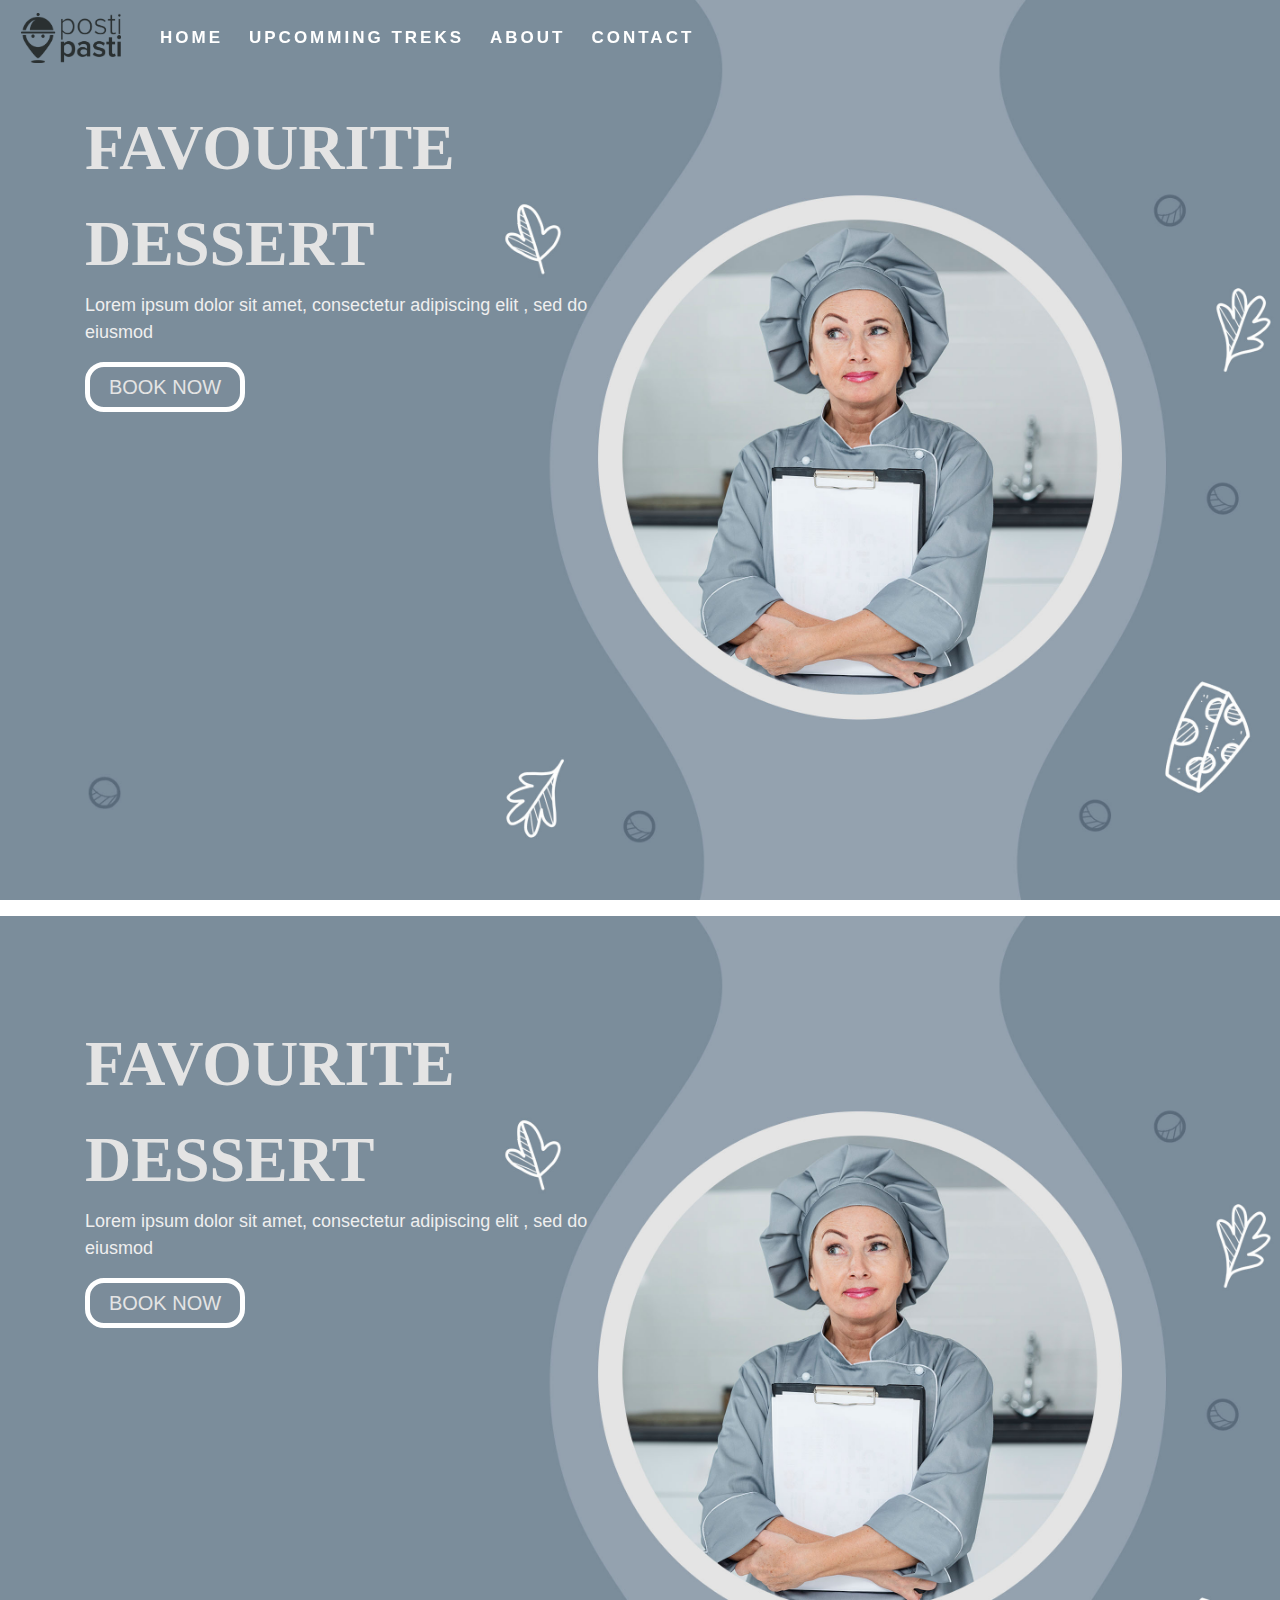
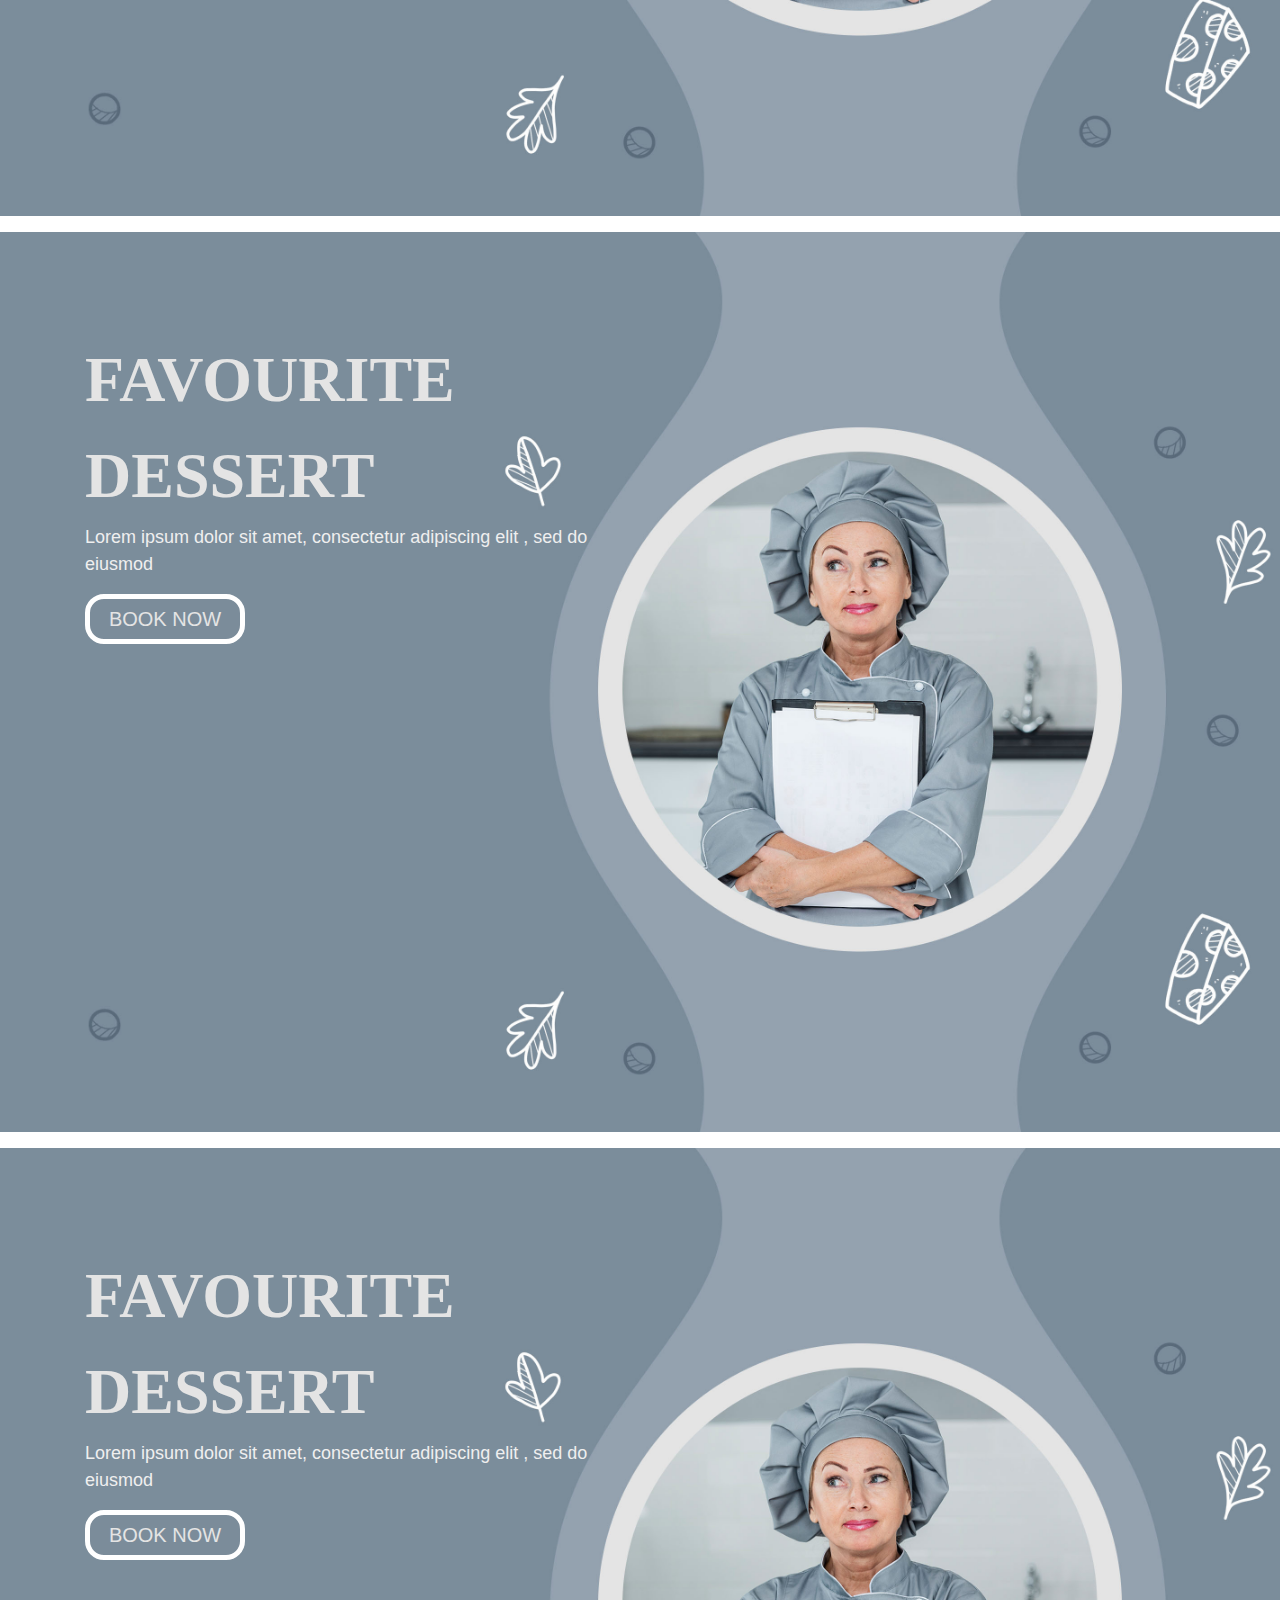
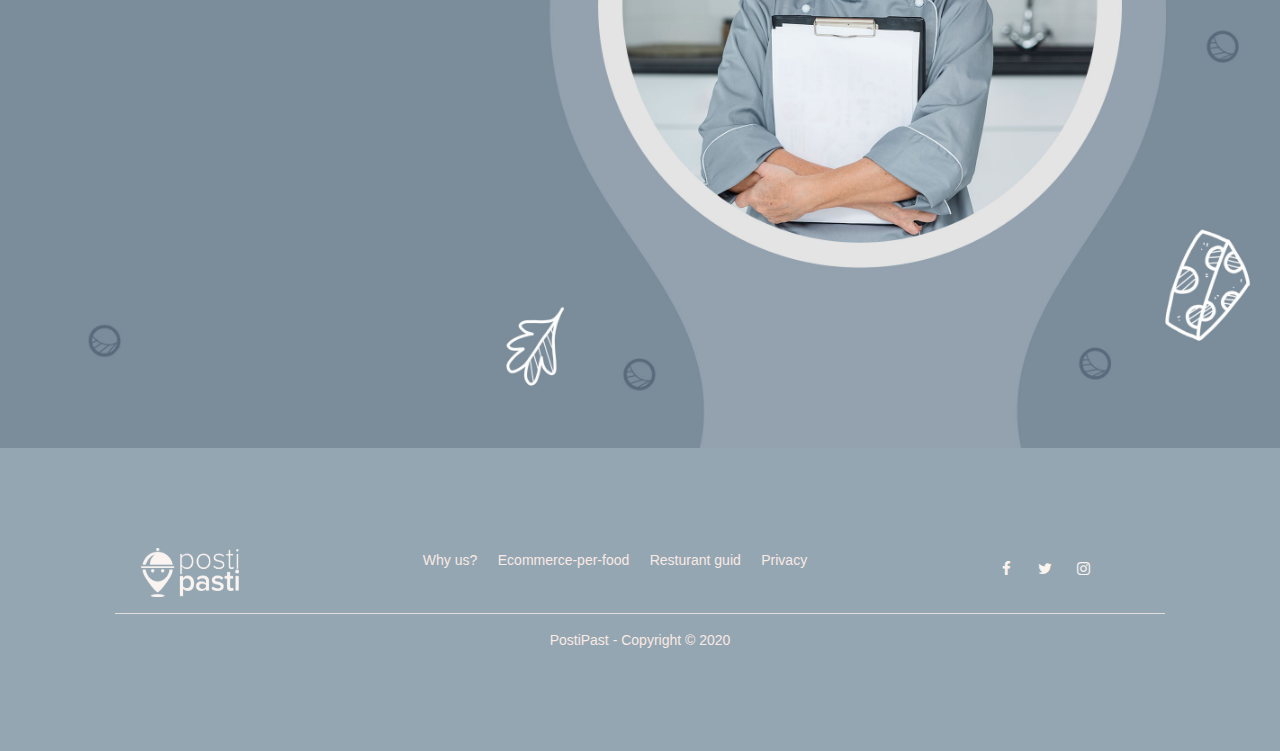
<file: favourite/index.html>
<!DOCTYPE html>
<html lang="en">
  <head>
    <meta charset="UTF-8" />
    <link rel="shortcut icon" href="./img/favicon.ico" />
    <meta name="viewport" content="width=device-width, initial-scale=1.0" />
    <meta name="description" content="" />
    <meta name="keywords" content="" />
    <title>resturant landing page</title>

    <link
      rel="stylesheet"
      href="https://maxcdn.bootstrapcdn.com/bootstrap/4.5.2/css/bootstrap.min.css"
    />
    <script src="https://ajax.googleapis.com/ajax/libs/jquery/3.5.1/jquery.min.js"></script>
    <script src="https://cdnjs.cloudflare.com/ajax/libs/popper.js/1.16.0/umd/popper.min.js"></script>
    <script src="https://maxcdn.bootstrapcdn.com/bootstrap/4.5.2/js/bootstrap.min.js"></script>

    <link
      rel="stylesheet"
      href="https://cdnjs.cloudflare.com/ajax/libs/font-awesome/4.7.0/css/font-awesome.min.css"
    />

    <style>
      html {
        scroll-behavior: smooth;
      }
      .container-fluid {
        background-image: url(./img/bg.jpg);
        background-repeat: no-repeat;
        background-size: cover;
        width: 100%;
        height: 100vh;
        background-position: right;
        background-position-x: 78%;
        position: relative;
      }
      .navbar a {
        color: #fff !important;
        font-size: 17px;
        font-weight: bold;
        font-family: sans-serif;
        padding-left: 5px;
        padding-right: 5px;
      }
      .title {
        font-family: "Poppins";
        font-weight: bold;
        font-size: 5vw;
      }
      .detail {
        font-size: 18px;
        font-family: sans-serif;
        color: #efefef;
        width: 50%;
      }
      .btn__style {
        background-color: #7b8c9a;
        border-radius: 19px;
        color: #e4e4e4;
        width: 160px;
        height: 50px;
        border: 5px solid #fff;
        outline-style: none;
        font-size: 20px;
      }
      .btn__style a {
        text-decoration: none;
        color: #e4e4e4;
      }
      .btn__style:hover {
        text-decoration: none;
        color: #e4e4e4;
      }
      .body__content {
        padding: 100px 0;
      }
      .logo img {
        width: 100px;
      }
      .text__color {
        color: #e4e4e4;
      }
      .nav-link {
        letter-spacing: 3px;
        margin-left: 10px;
      }
      @media screen and (min-width: 992px) {
        .navbar-nav a:hover {
          background-color: #ca8344;
          border-radius: 50px;
        }
      }
      @media screen and (max-width: 992px) {
        .body__content {
          position: absolute;
          bottom: 10px;
        }
        .navbar-nav {
          text-align: right;
        }
      }
      @media screen and (max-width: 769px) {
        .icons {
          margin-left: 30px;
          padding-top: 10px;
        }
        .body__content {
          position: absolute;
          bottom: 10px;
          padding: 0;
        }
        .detail {
          width: 100%;
        }
        .logo__icon {
          display: none;
        }
        .logo img {
          width: 50px;
        }
        .footer__social {
          text-align: center;
        }
      }
      @media screen and (min-width: 769px) {
        .icons {
          position: absolute;
          right: 0;
          margin-left: 30px;
          padding-top: 10px;
        }
        .detail {
          width: 100%;
        }
        .logo__mobile {
          display: none;
        }
      }
      @media screen and (max-width: 500px) {
        .body__content {
          position: absolute;
          bottom: 10px;
          padding: 0;
        }
        .logo__icon {
          display: none;
        }
        .detail {
          width: 100%;
        }
        .logo img {
          width: 50px;
        }
        .btn__style {
          background-color: #7b8c9a;
          border-radius: 19px;
          color: #e4e4e4;
          width: 140px;
          height: 35px;
          border: 5px solid #fff;
          outline-style: none;
          font-size: 12px;
          margin-top: 0;
          text-decoration: none;
          padding: 5px 10px;
          cursor: pointer;
        }
        .btn__style:hover {
          outline-style: none;
          text-decoration: none;
          color: #e4e4e4;
        }
        .footer__content .footer__link li {
          display: block;
          text-align: left;
        }
        .footer__social {
          text-align: center;
        }
        .footer__logo img {
          width: 35%;
          margin-bottom: 10px;
        }
        .footer__content .footer__link li {
          display: grid;
          text-align: center;
          padding: 0 !important;
        }
        .footer__content .footer__link {
          padding: 0 !important;
        }
        .footer__social {
          text-align: center;
        }
        .text__detail {
          margin: 0 !important;
          line-height: 22px;
        }
        .btn__area {
          margin: 5px 0 0 0 !important;
        }
      }
      @media screen and (min-width: 500px) {
        .footer__logo img {
          width: 65%;
        }
        .footer__social {
          text-align: center;
        }
      }
      @media screen and (max-width: 488px) {
        .footer__logo img {
          width: 35%;
        }
        .footer__link {
          font-size: 12px;
          padding: 0 !important;
        }
        .footer__down {
          font-size: 12px;
        }
        .detail {
          font-size: 16px;
        }
      }
      .navbar-toggler {
        width: 50px;
        height: 35px;
        background-color: #2a3031;
      }
      .navbar-toggler .line {
        width: 100%;
        height: 2px;
        float: left;
        background-color: #eee9e4;
        margin-bottom: 5px;
      }

      .fa {
        padding: 8px;
        font-size: 15px;
        width: 30px;
        height: 30px;
        text-align: center;
        text-decoration: none;
        margin: 5px 2px;
        border-radius: 50%;
      }
      .fa:hover {
        opacity: 0.7;
      }
      .fa-facebook {
        color: #faf4f1;
      }
      .fa-twitter {
        color: #faf4f1;
      }
      .fa-instagram {
        color: #faf4f1;
      }

      hr {
        background-color: #fdf8f6;
      }

      .footer {
        padding: 100px;
        background-color: #94a6b2;
      }
      .footer__content ul li {
        display: inline;
      }
      .footer__content ul li a {
        font-size: 14px;
        text-decoration: none;
        color: #f9eae5;
      }
      .footer__content ul li a:focus {
        text-decoration: none;
        color: #f9eae5;
      }
      .footer__down {
        color: #f9eae5;
        font-size: 14px;
      }
    </style>
  </head>
  <body data-spy="scroll" data-target=".navbar" data-offset="50">
    <nav class="navbar navbar-expand-lg fixed-top">
      <a class="navbar-brand logo" href="#">
        <img class="logo__icon" src="./img/logo.png" alt="logo" />
        <img class="logo__mobile" src="./img/mobile_logo.png" alt="logo" />
      </a>
      <button
        class="navbar-toggler"
        type="button"
        data-toggle="collapse"
        data-target="#collapsibleNavbar"
      >
        <span class="line"></span>
        <span class="line"></span>
        <span class="line"></span>
      </button>
      <div class="collapse navbar-collapse toggle" id="collapsibleNavbar">
        <ul class="navbar-nav">
          <li class="nav-item">
            <a class="nav-link" href="#section1">HOME</a>
          </li>
          <li class="nav-item">
            <a class="nav-link" href="#section2">UPCOMMING TREKS</a>
          </li>
          <li class="nav-item">
            <a class="nav-link" href="#section3">ABOUT</a>
          </li>
          <li class="nav-item">
            <a class="nav-link" href="#section4">CONTACT</a>
          </li>
          <li class="nav-item icons">
            <a href=""><i class="glyphicon air-icon-social-twitter"></i></a>
            <a href=""><i class="glyphicon air-icon-social-facebook"></i></a>
            <a href=""><i class="glyphicon air-icon-social-instagram"></i></a>
          </li>
        </ul>
      </div>
    </nav>
    <div id="section1" class="container-fluid mb-3">
      <div class="body__content">
        <div class="container text__color">
          <div class="row">
            <div class="col-lg-6">
              <div class="title">FAVOURITE DESSERT</div>
              <p class="detail">
                Lorem ipsum dolor sit amet, consectetur adipiscing elit , sed do
                eiusmod
              </p>
              <button class="px-3 btn__style"><a href="https://postipasti.it/merchantsignup">BOOK NOW</a></button>
            </div>
          </div>
        </div>
      </div>
    </div>
    <div id="section2" class="container-fluid mb-3">
      <div class="body__content text__color">
        <div class="container">
          <div class="row">
            <div class="col-lg-6">
              <div class="title">FAVOURITE DESSERT</div>
              <p class="detail">
                Lorem ipsum dolor sit amet, consectetur adipiscing elit , sed do
                eiusmod
              </p>
              <button class="px-3 btn__style"><a href="https://postipasti.it/merchantsignup">BOOK NOW</a></button>
            </div>
          </div>
        </div>
      </div>
    </div>
    <div id="section3" class="container-fluid mb-3">
      <div class="body__content text__color">
        <div class="container">
          <div class="row">
            <div class="col-lg-6">
              <div class="title">FAVOURITE DESSERT</div>
              <p class="detail">
                Lorem ipsum dolor sit amet, consectetur adipiscing elit , sed do
                eiusmod
              </p>
              <button class="px-3 btn__style"><a href="https://postipasti.it/merchantsignup">BOOK NOW</a></button>
            </div>
          </div>
        </div>
      </div>
    </div>
    <div id="section4" class="container-fluid">
      <div class="body__content text__color">
        <div class="container">
          <div class="row">
            <div class="col-lg-6">
              <div class="title">FAVOURITE DESSERT</div>
              <p class="detail">
                Lorem ipsum dolor sit amet, consectetur adipiscing elit , sed do
                eiusmod
              </p>
              <button class="px-3 btn__style"><a href="https://postipasti.it/merchantsignup">BOOK NOW</a></button>
            </div>
          </div>
        </div>
      </div>
    </div>
    <div class="footer">
      <div class="footer__up container">
        <div class="row">
          <div class="col-12 col-sm-2 footer__logo text-center">
            <img src="./img/footer_logo.png" alt="" />
          </div>
          <div class="col-12 col-sm-7 footer__content">
            <ul class="footer__link text-center">
              <li class="pr-3">
                <a href="">Why us?</a>
              </li>
              <li class="pr-3">
                <a href="">Ecommerce-per-food</a>
              </li>
              <li class="pr-3">
                <a href="">Resturant guid</a>
              </li>
              <li>
                <a href="">Privacy</a>
              </li>
            </ul>
          </div>
          <div class="col-12 col-sm-3 footer__social">
            <a href=""><i class="fa fa-facebook"></i></a>
            <a href=""><i class="fa fa-twitter"></i></a>
            <a href=""><i class="fa fa-instagram"></i></a>
        </div>
      </div>
      <hr/>
      <div class="footer__down container text-center">
        PostiPast - Copyright © 2020
      </div>
    </div>
  </body>
  <script>
    $(document).ready(function () {
      $(".nav-item").click(function () {
        $(".toggle").addClass("collapsed");
        $(".toggle").removeClass("show");
        $(".navbar-toggler").addClass("collapsed");
      });
    });
  </script>
</html>
</file>
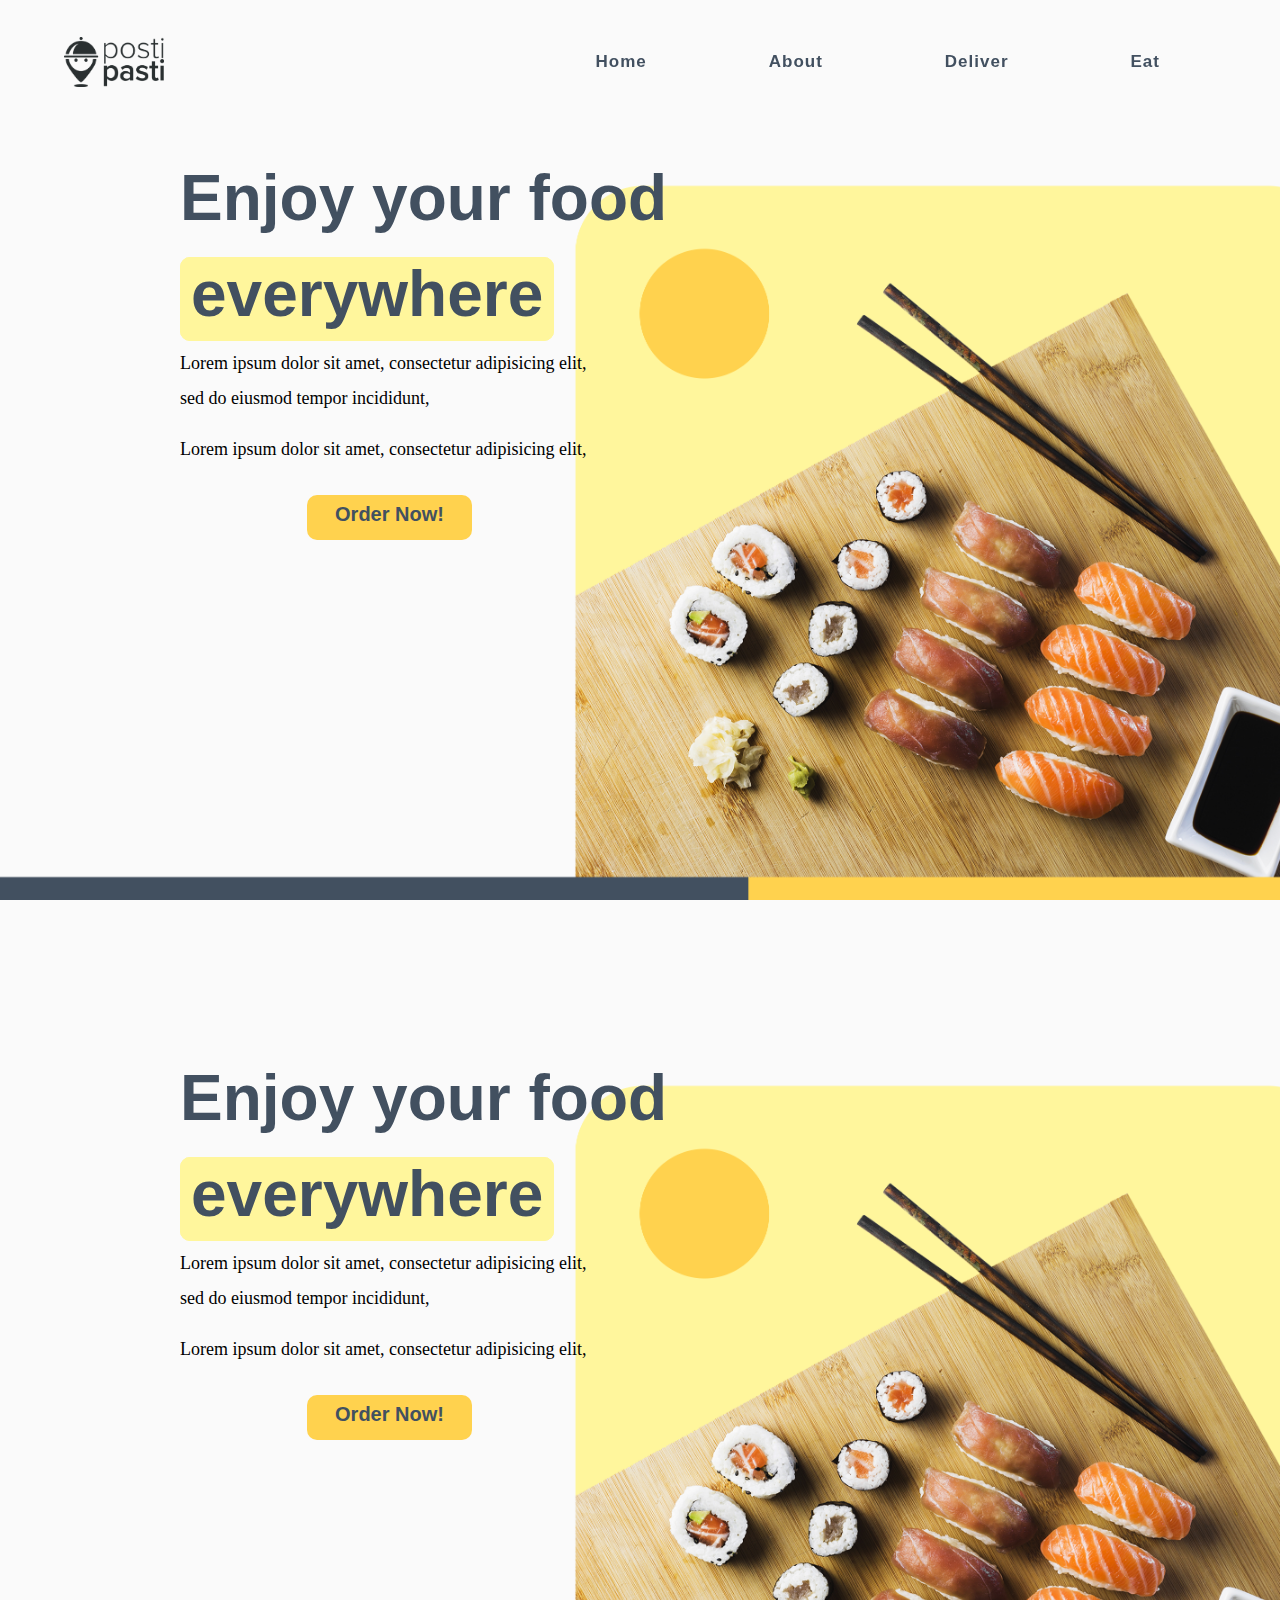
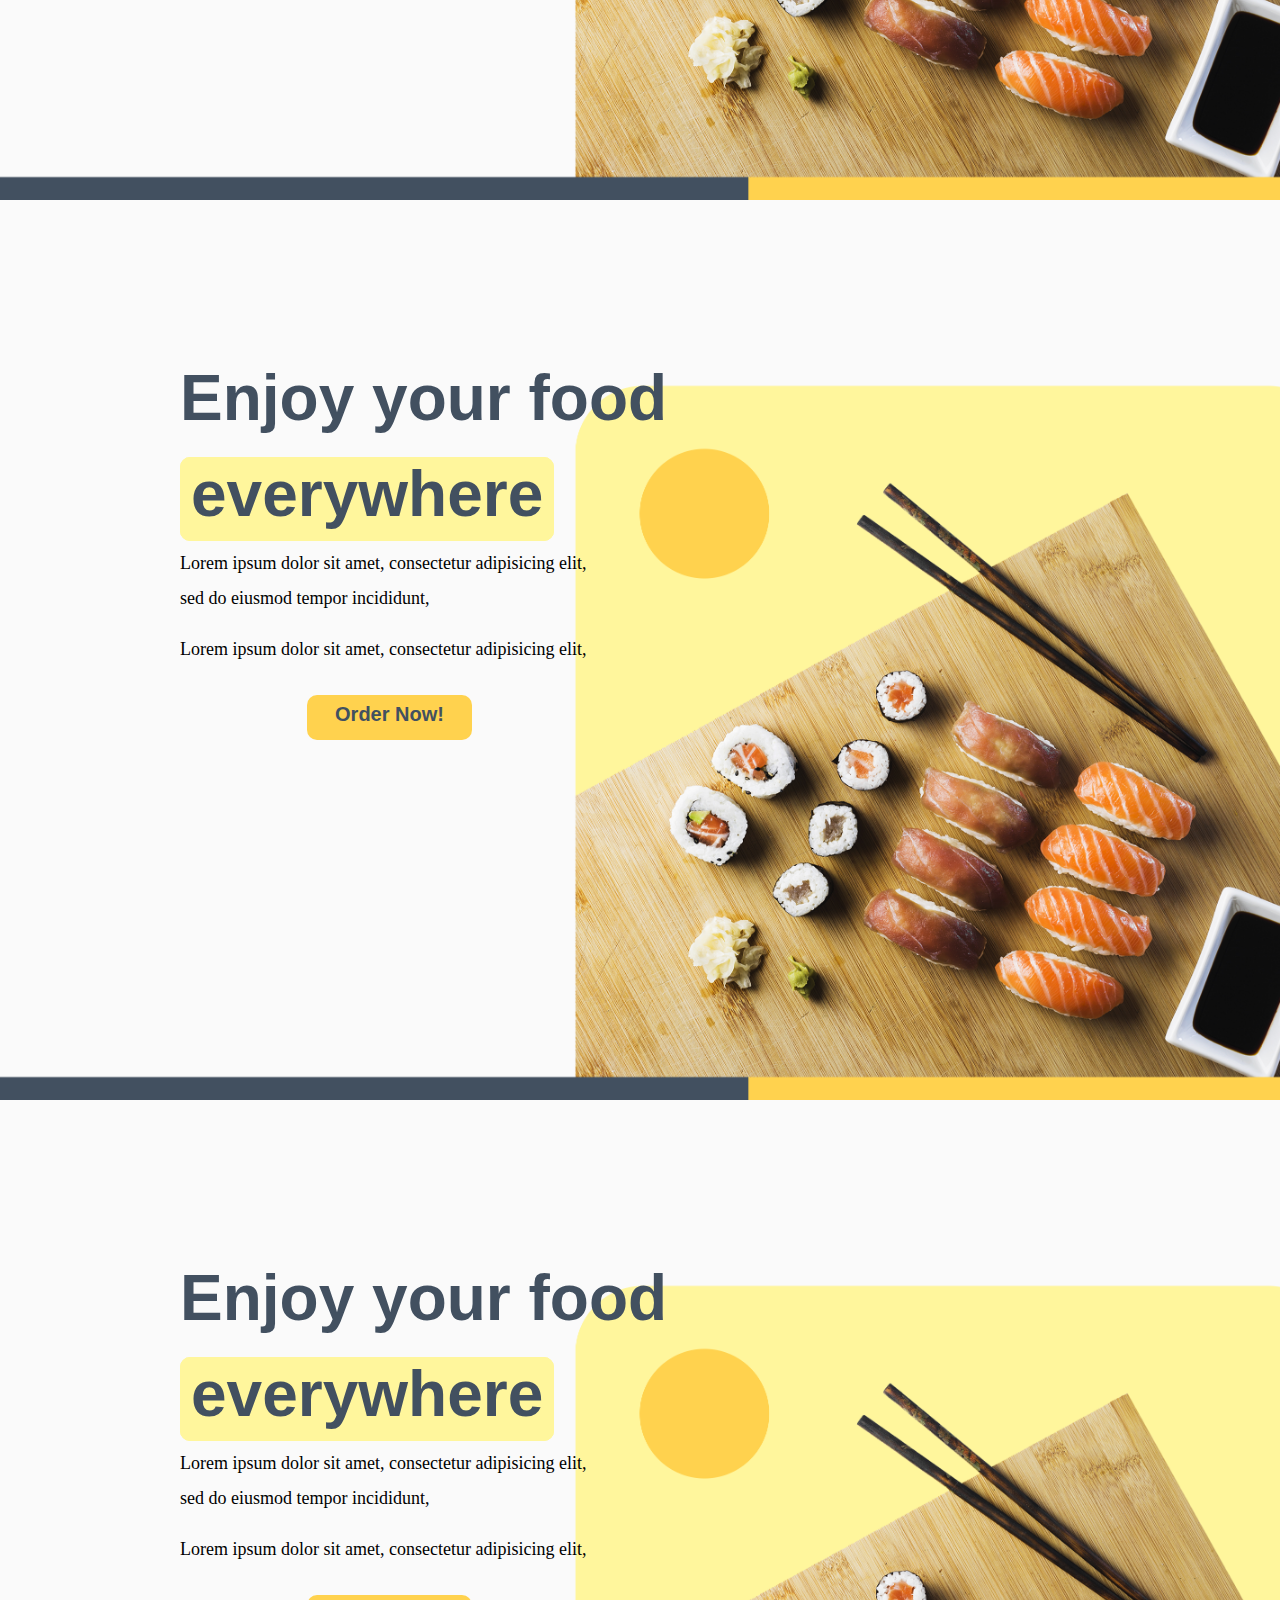
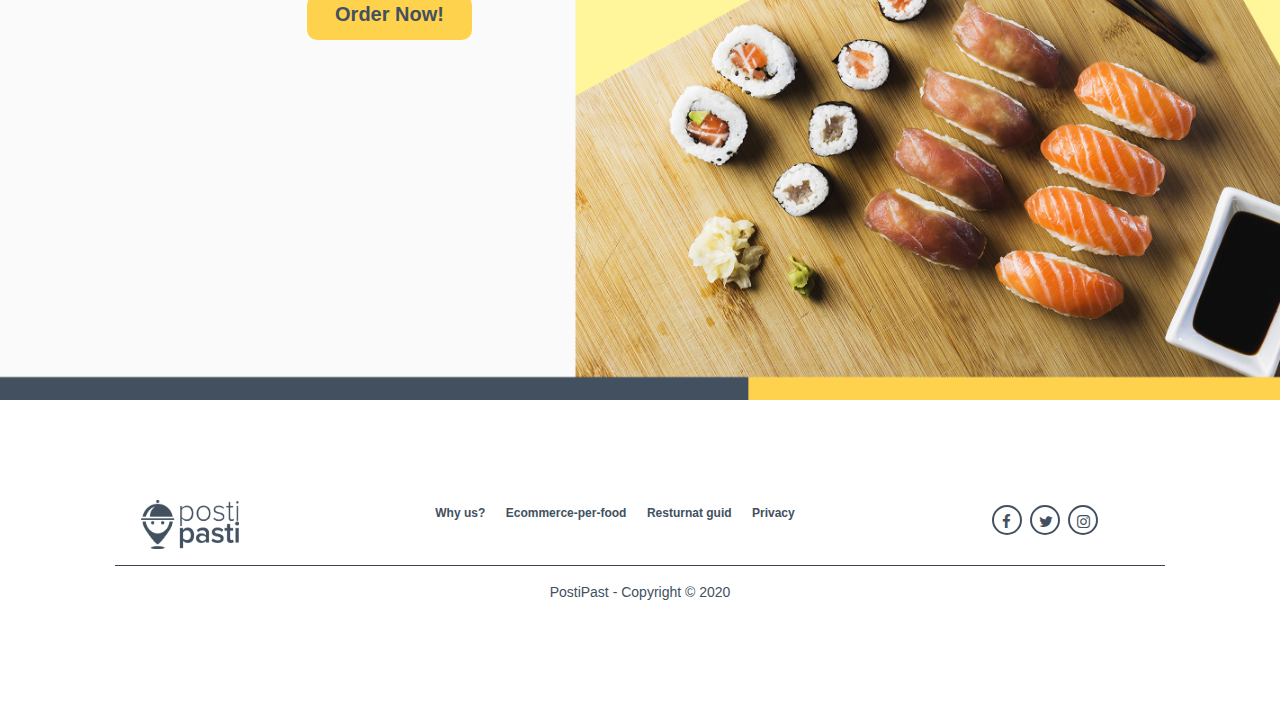
<file: food-delivery/index.html>
<!DOCTYPE html>
<html lang="en">
  <head>
    <meta charset="UTF-8" />
    <link rel="shortcut icon" href="./img/favicon.ico" />
    <meta name="viewport" content="width=device-width, initial-scale=1.0" />
    <meta name="description" content="" />
    <meta name="keywords" content="" />
    <title>Food Delivery</title>

    <link
      rel="stylesheet"
      href="https://maxcdn.bootstrapcdn.com/bootstrap/4.5.2/css/bootstrap.min.css"
    />
    <script src="https://ajax.googleapis.com/ajax/libs/jquery/3.5.1/jquery.min.js"></script>
    <script src="https://cdnjs.cloudflare.com/ajax/libs/popper.js/1.16.0/umd/popper.min.js"></script>
    <script src="https://maxcdn.bootstrapcdn.com/bootstrap/4.5.2/js/bootstrap.min.js"></script>

    <link
      rel="stylesheet"
      href="https://cdnjs.cloudflare.com/ajax/libs/font-awesome/4.7.0/css/font-awesome.min.css"
    />

    <style>
      html {
        scroll-behavior: smooth;
      }
      .container-fluid {
        position: relative;
        background-image: url(./img/bg.png);
        background-repeat: no-repeat;
        background-size: cover;
        width: 100%;
        height: 100vh;
        background-position: right;
      }
      .navbar-nav .nav-item a {
        color: #425060 !important;
        font-size: 17px;
        font-weight: bold;
        font-family: sans-serif;
        padding-left: 5px;
        padding-right: 5px;
      }
      .title {
        font-family: "Rubik";
        font-weight: bold;
        font-size: 5vw;
        font-family: sans-serif;
      }
      .title__one {
        margin: 0;
      }
      .title__two {
        margin: 0;
        background-color: #fff69c;
        border: 1px solid #fff69c;
        border-radius: 10px;
        padding: 0 10px 10px 10px;
      }
      .detail {
        font-size: 18px;
        font-family: "Poppins";
        color: #000;
        width: 50%;
      }
      .btn__style {
        font-weight: bold;
        background-color: #ffd24e;
        border-radius: 10px;
        color: #425060;
        width: 165px;
        height: 45px;
        border: none;
        outline-style: none;
        font-size: 20px;
        margin-left: 20%;
        padding-bottom: 8px;
      }
      .btn__style a {
        text-decoration: none;
        color: #425060;
      }
      .btn__style:hover {
        text-decoration: none;
        color: #425060;
      }
      .body__content {
        padding-top: 150px;
      }
      .logo img {
        width: 100px;
      }
      .text__color {
        color: #425060;
      }
      .nav-link {
        letter-spacing: 1px;
        margin-left: 10px;
      }
      .social__icons a {
        text-decoration: none;
        color: #425060;
      }
      .social__icons a:hover {
        text-decoration: none;
        color: #425060;
      }
      .social__in {
        margin: 0 12%;
      }
      @media screen and (min-width: 992px) {
        .navbar-nav .nav-item a:hover {
          background-color: #ffd24e;
          border-radius: 10px;
        }
        .navbar-nav .nav-item a:focus {
          background-color: #ffd24e;
          color: black !important;
          border-radius: 10px;
          outline-style: none;
        }
        .detail {
          width: 75%;
        }
      }
      @media screen and (max-width: 992px) {
        .navbar-nav {
          text-align: right;
        }
      }
      @media screen and (max-width: 769px) {
        .icons {
          margin-left: 30px;
          padding-top: 10px;
        }
        .body__content {
          padding-top: 250px;
        }
        .detail {
          width: 100%;
        }
        .logo__icon {
          display: none;
        }
        .logo img {
          width: 50px;
        }
      }
      @media screen and (min-width: 769px) {
        .icons {
          position: absolute;
          right: 0;
          margin-left: 30px;
          padding-top: 10px;
        }
        .detail {
          width: 75%;
        }
        .logo__mobile {
          display: none;
        }
      }
      @media screen and (max-width: 500px) {
        .logo__icon {
          display: none;
        }
        .detail {
          width: 100%;
        }
        .logo img {
          width: 50px;
        }
        .body__content {
          padding-top: 220px;
        }
        .social__in {
          margin: 0 2%;
        }
        .footer__content .footer__link li {
          display: block;
          text-align: left;
        }
        .footer__social {
          text-align: center;
        }
        .footer__logo img {
          width: 35%;
          margin-bottom: 10px;
        }
        .footer__content .footer__link li {
          display: grid;
          text-align: center;
          padding: 0 !important;
        }
        .footer__content .footer__link {
          padding: 0 !important;
        }
        .footer__social {
          text-align: center;
        }
        .text__detail {
          margin: 0 !important;
          line-height: 22px;
        }
        .btn__area {
          margin: 5px 0 0 0 !important;
        }
      }
      @media screen and (min-width: 500px) {
        .footer__logo img {
          width: 65%;
        }
        .footer__social {
          text-align: center;
        }
      }
      @media screen and (max-width: 488px) {
        .footer__logo img {
          width: 35%;
        }
        .footer__link {
          font-size: 12px;
          padding: 0 !important;
        }
        .footer__down {
          font-size: 12px;
        }
        .detail {
          font-size: 16px;
        }
      }
      .navbar-toggler {
        width: 50px;
        height: 35px;
        background-color: #425060;
      }
      .navbar-toggler .line {
        width: 100%;
        height: 2px;
        float: left;
        background-color: #eee9e4;
        margin-bottom: 5px;
      }

      .fa {
        padding: 7px;
        font-size: 15px;
        width: 30px;
        height: 30px;
        text-align: center;
        text-decoration: none;
        margin: 5px 2px;
        border-radius: 50%;
      }
      .fa:hover {
        opacity: 0.7;
      }
      .fa-facebook {
        border: 2px solid #425060;
        color: #425060;
      }

      .fa-twitter {
        border: 2px solid #425060;
        color: #425060;
      }
      .fa-instagram {
        border: 2px solid #425060;
        color: #425060;
      }
      .site__name {
        text-decoration: none;
        color: #e2e1dd;
      }
      .site__name:hover {
        text-decoration: none;
        color: #e2e1dd;
      }
      hr {
        background-color: #425060;
      }

      .footer {
        padding: 100px;
      }
      .footer__content ul li {
        display: inline;
      }
      .footer__content ul li a {
        font-size: 12px;
        text-decoration: none;
        color: #425060;
        font-weight: bold;
      }
      .footer__content ul li a:focus {
        text-decoration: none;
        color: #425060;
      }
      .footer__down {
        color: #425060;
        font-size: 14px;
      }
    </style>
  </head>
  <body data-spy="scroll" data-target=".navbar" data-offset="50">
    <nav class="navbar navbar-expand-lg fixed-top mt-md-4 mx-md-5">
      <a class="navbar-brand logo" href="#">
        <img class="logo__icon" src="./img/logo.png" alt="logo" />
        <img class="logo__mobile" src="./img/mobile_logo.png" alt="logo" />
      </a>
      <button
        class="navbar-toggler"
        type="button"
        data-toggle="collapse"
        data-target="#collapsibleNavbar"
      >
        <span class="line"></span>
        <span class="line"></span>
        <span class="line"></span>
      </button>
      <div
        class="collapse navbar-collapse toggle justify-content-end"
        id="collapsibleNavbar"
      >
        <ul class="navbar-nav">
          <li class="nav-item mx-lg-5">
            <a class="nav-link" href="#section1">Home</a>
          </li>
          <li class="nav-item mx-lg-5">
            <a class="nav-link" href="#section2">About</a>
          </li>
          <li class="nav-item mx-lg-5">
            <a class="nav-link" href="#section3">Deliver</a>
          </li>
          <li class="nav-item mx-lg-5">
            <a class="nav-link" href="#section4">Eat</a>
          </li>
        </ul>
      </div>
    </nav>
    <div class="container-fluid">
      <div id="section1" class="body__content text__color">
        <div class="container">
          <div class="row">
            <div class="col-sm -2 col-lg-1"></div>
            <div class="col-12 col-sm-8 col-lg-7">
              <div class="title">
                <span class="title__one d-block">Enjoy your food</span>
                <span class="title__two">everywhere</span>
              </div>
              <div class="detail mt-2">
                <div class="detail__one">
                  <label>Lorem ipsum dolor sit amet,</label>
                  <label>consectetur adipisicing elit,</label>
                  <label>sed do eiusmod tempor incididunt,</label>
                </div>
                <div class="detail__two mt-3">
                  <label>Lorem ipsum dolor sit amet,</label>
                  <label>consectetur adipisicing elit,</label>
                </div>
              </div>
              <button class="px-3 btn__style mt-4"><a href="https://postipasti.it/merchantsignup">Order Now!</a></button>
            </div>
            <div class="col-sm-2 col-lg-4"></div>
          </div>
        </div>
      </div>
    </div>
    <div class="container-fluid">
      <div id="section2" class="body__content text__color">
        <div class="container">
          <div class="row">
            <div class="col-sm -2 col-lg-1"></div>
            <div class="col-12 col-sm-8 col-lg-7">
              <div class="title">
                <span class="title__one d-block">Enjoy your food</span>
                <span class="title__two">everywhere</span>
              </div>
              <div class="detail mt-2">
                <div class="detail__one">
                  <label>Lorem ipsum dolor sit amet,</label>
                  <label>consectetur adipisicing elit,</label>
                  <label>sed do eiusmod tempor incididunt,</label>
                </div>
                <div class="detail__two mt-3">
                  <label>Lorem ipsum dolor sit amet,</label>
                  <label>consectetur adipisicing elit,</label>
                </div>
              </div>
              <button class="px-3 btn__style mt-4"><a href="https://postipasti.it/merchantsignup">Order Now!</a></button>
            </div>
            <div class="col-sm-2 col-lg-4"></div>
          </div>
        </div>
      </div>
    </div>
    <div class="container-fluid">
      <div id="section3" class="body__content text__color">
        <div class="container">
          <div class="row">
            <div class="col-sm -2 col-lg-1"></div>
            <div class="col-12 col-sm-8 col-lg-7">
              <div class="title">
                <span class="title__one d-block">Enjoy your food</span>
                <span class="title__two">everywhere</span>
              </div>
              <div class="detail mt-2">
                <div class="detail__one">
                  <label>Lorem ipsum dolor sit amet,</label>
                  <label>consectetur adipisicing elit,</label>
                  <label>sed do eiusmod tempor incididunt,</label>
                </div>
                <div class="detail__two mt-3">
                  <label>Lorem ipsum dolor sit amet,</label>
                  <label>consectetur adipisicing elit,</label>
                </div>
              </div>
              <button class="px-3 btn__style mt-4"><a href="https://postipasti.it/merchantsignup">Order Now!</a></button>
            </div>
            <div class="col-sm-2 col-lg-4"></div>
          </div>
        </div>
      </div>
    </div>
    <div class="container-fluid">
      <div id="section4" class="body__content text__color">
        <div class="container">
          <div class="row">
            <div class="col-sm -2 col-lg-1"></div>
            <div class="col-12 col-sm-8 col-lg-7">
              <div class="title">
                <span class="title__one d-block">Enjoy your food</span>
                <span class="title__two">everywhere</span>
              </div>
              <div class="detail mt-2">
                <div class="detail__one">
                  <label>Lorem ipsum dolor sit amet,</label>
                  <label>consectetur adipisicing elit,</label>
                  <label>sed do eiusmod tempor incididunt,</label>
                </div>
                <div class="detail__two mt-3">
                  <label>Lorem ipsum dolor sit amet,</label>
                  <label>consectetur adipisicing elit,</label>
                </div>
              </div>
              <button class="px-3 btn__style mt-4"><a href="https://postipasti.it/merchantsignup">Order Now!</a></button>
            </div>
            <div class="col-sm-2 col-lg-4"></div>
          </div>
        </div>
      </div>
    </div>
    <div class="footer">
      <div class="footer__up container">
        <div class="row">
          <div class="col-12 col-sm-2 footer__logo text-center">
            <img src="./img/footer_logo.png" alt="" />
          </div>
          <div class="col-12 col-sm-7 footer__content">
            <ul class="footer__link text-center">
              <li class="pr-3">
                <a href="">Why us?</a>
              </li>
              <li class="pr-3">
                <a href="">Ecommerce-per-food</a>
              </li>
              <li class="pr-3">
                <a href="">Resturnat guid</a>
              </li>
              <li>
                <a href="">Privacy</a>
              </li>
            </ul>
          </div>
          <div class="col-12 col-sm-3 footer__social">
            <a href=""><i class="fa fa-facebook"></i></a>
            <a href=""><i class="fa fa-twitter"></i></a>
            <a href=""><i class="fa fa-instagram"></i></a>
        </div>
      </div>
      <hr/>
      <div class="footer__down container text-center">
        PostiPast - Copyright © 2020
      </div>
    </div>
  </body>
  <script>
    $(document).ready(function () {
      $(".nav-item").click(function () {
        $(".toggle").addClass("collapsed");
        $(".toggle").removeClass("show");
        $(".navbar-toggler").addClass("collapsed");
      });
    });
  </script>
</html>
</file>
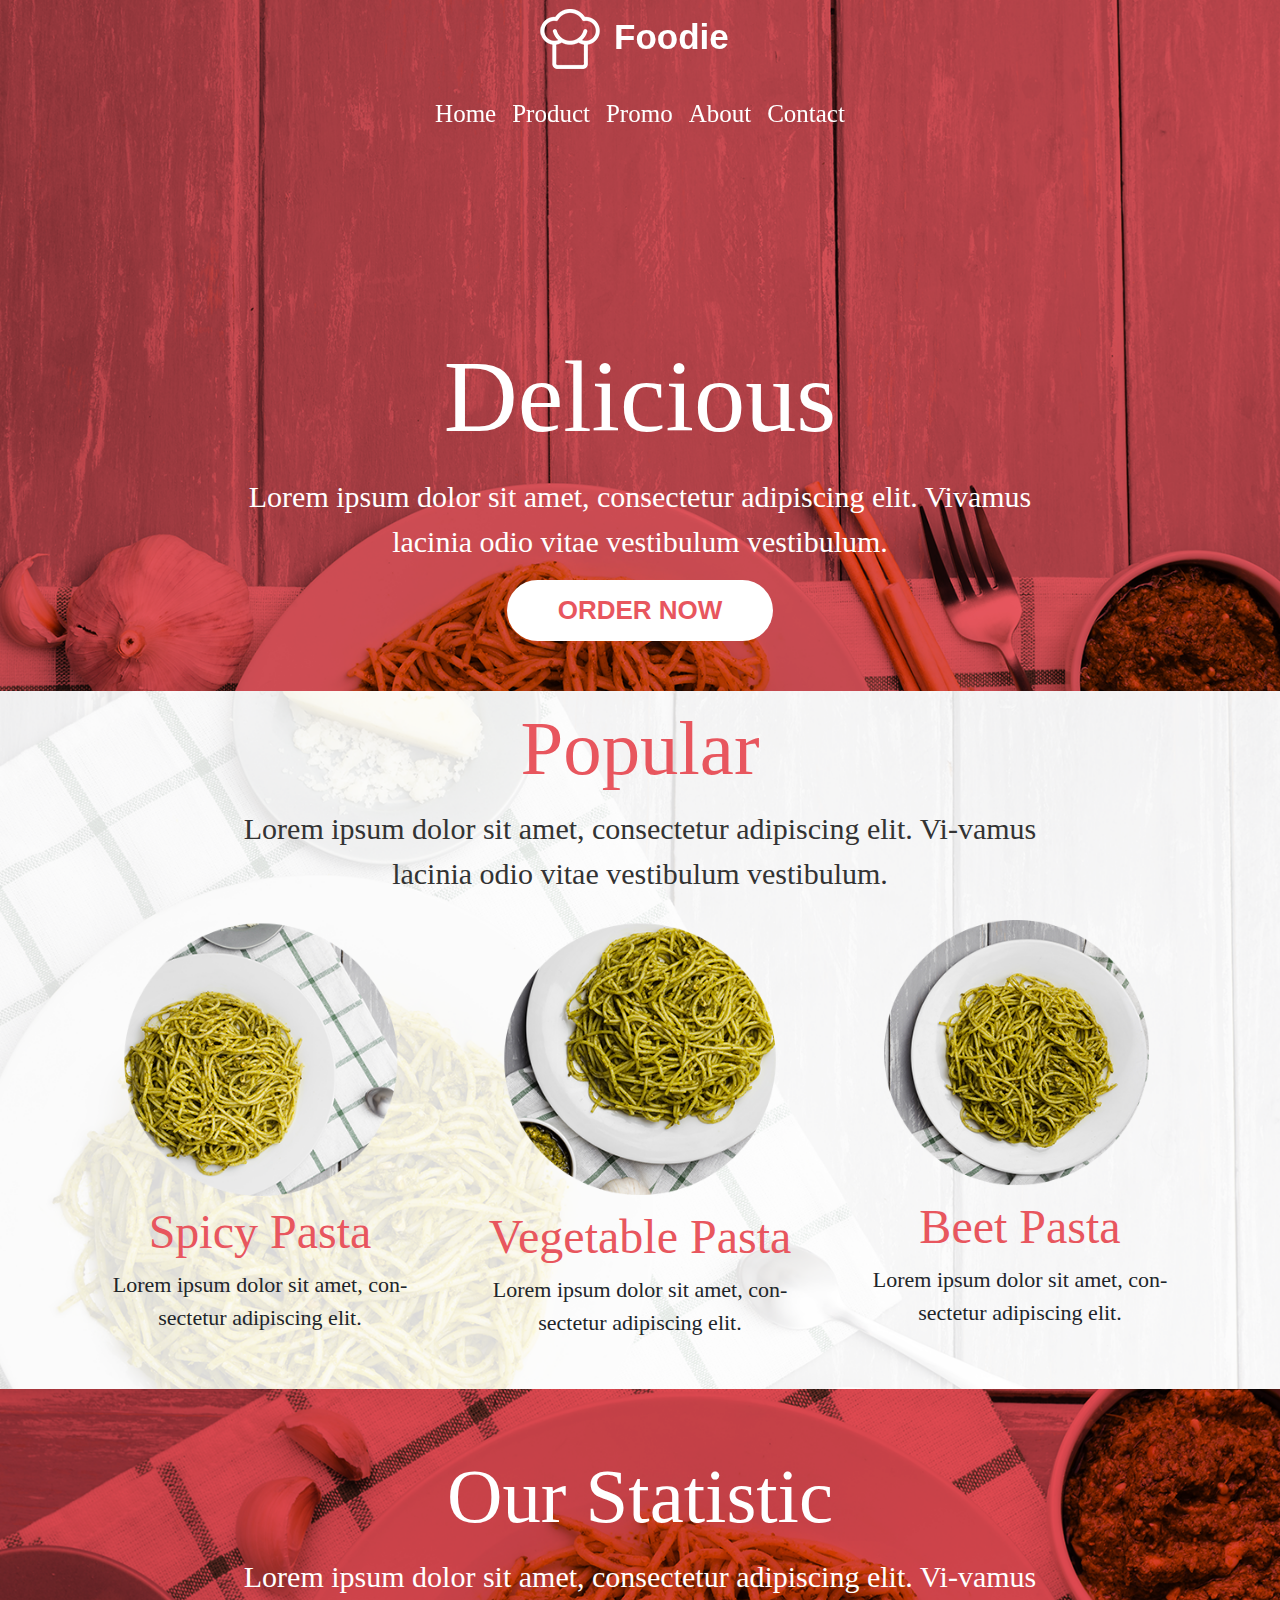
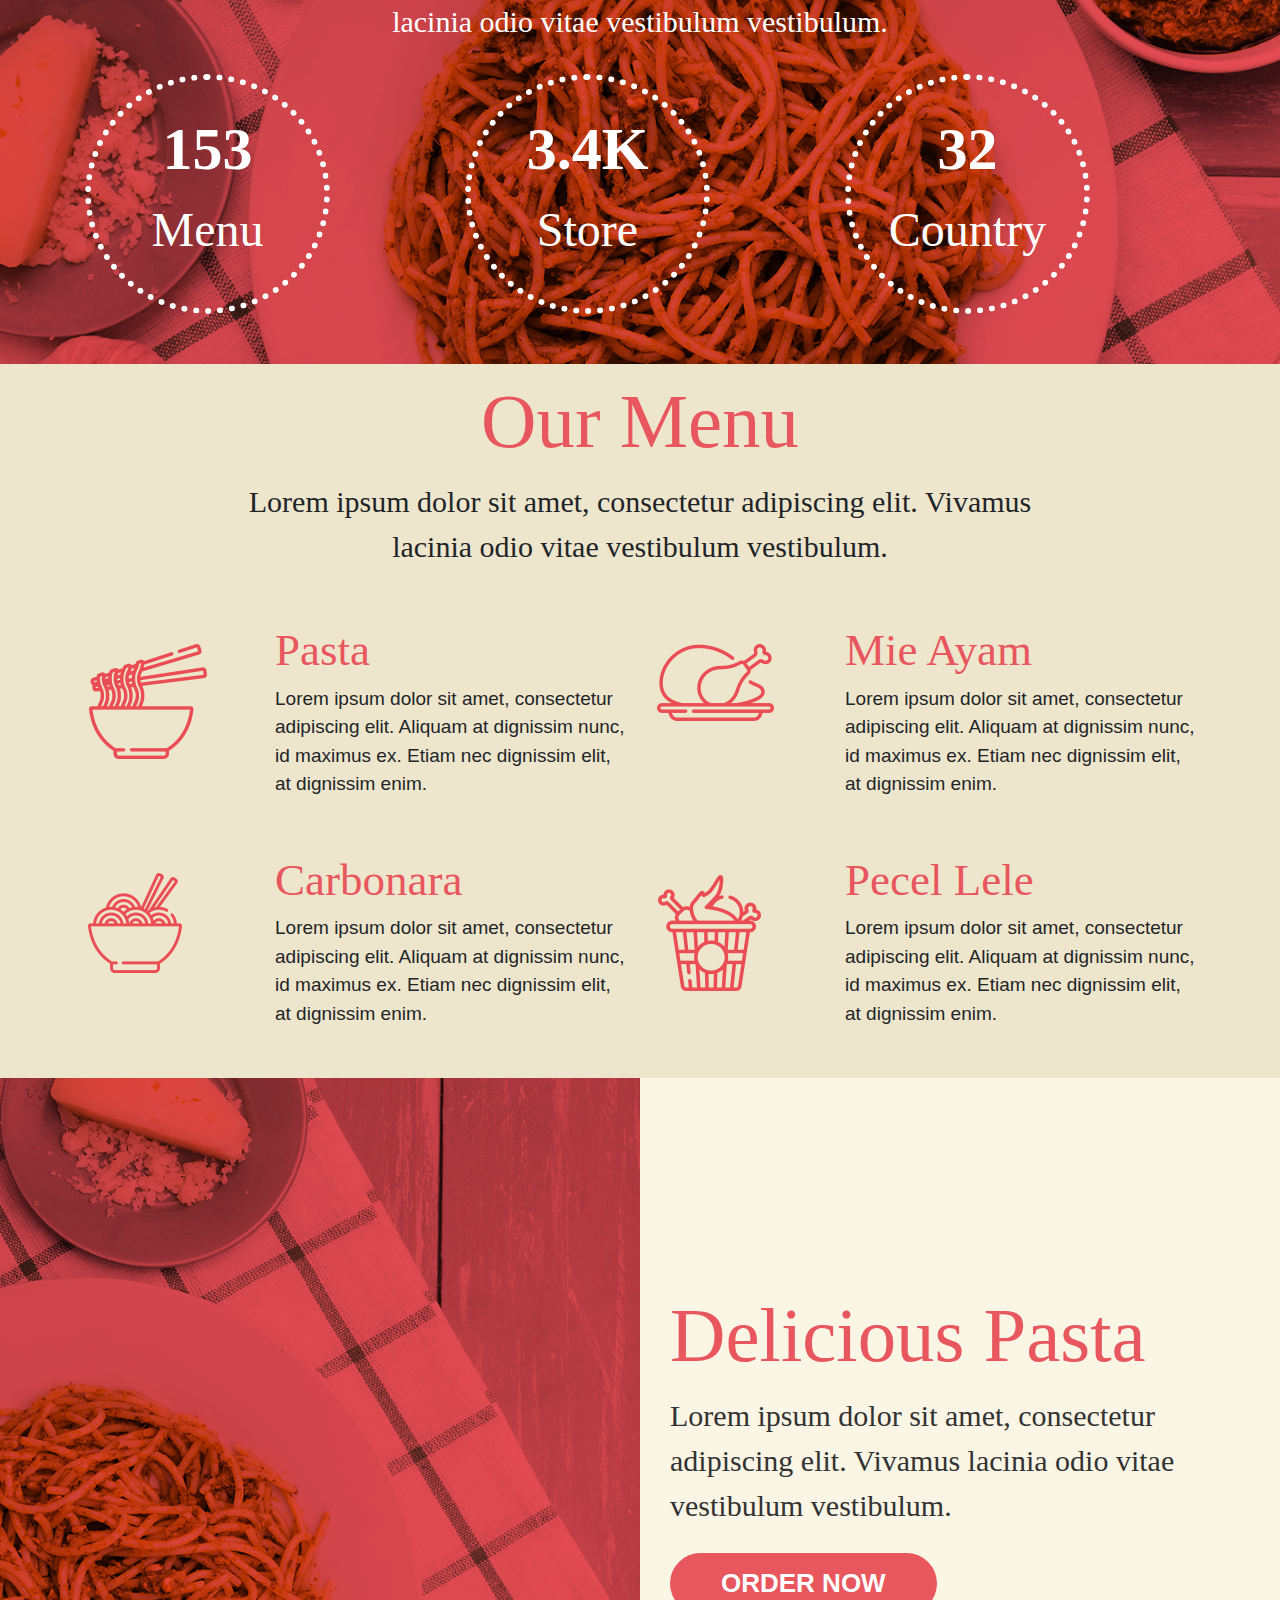
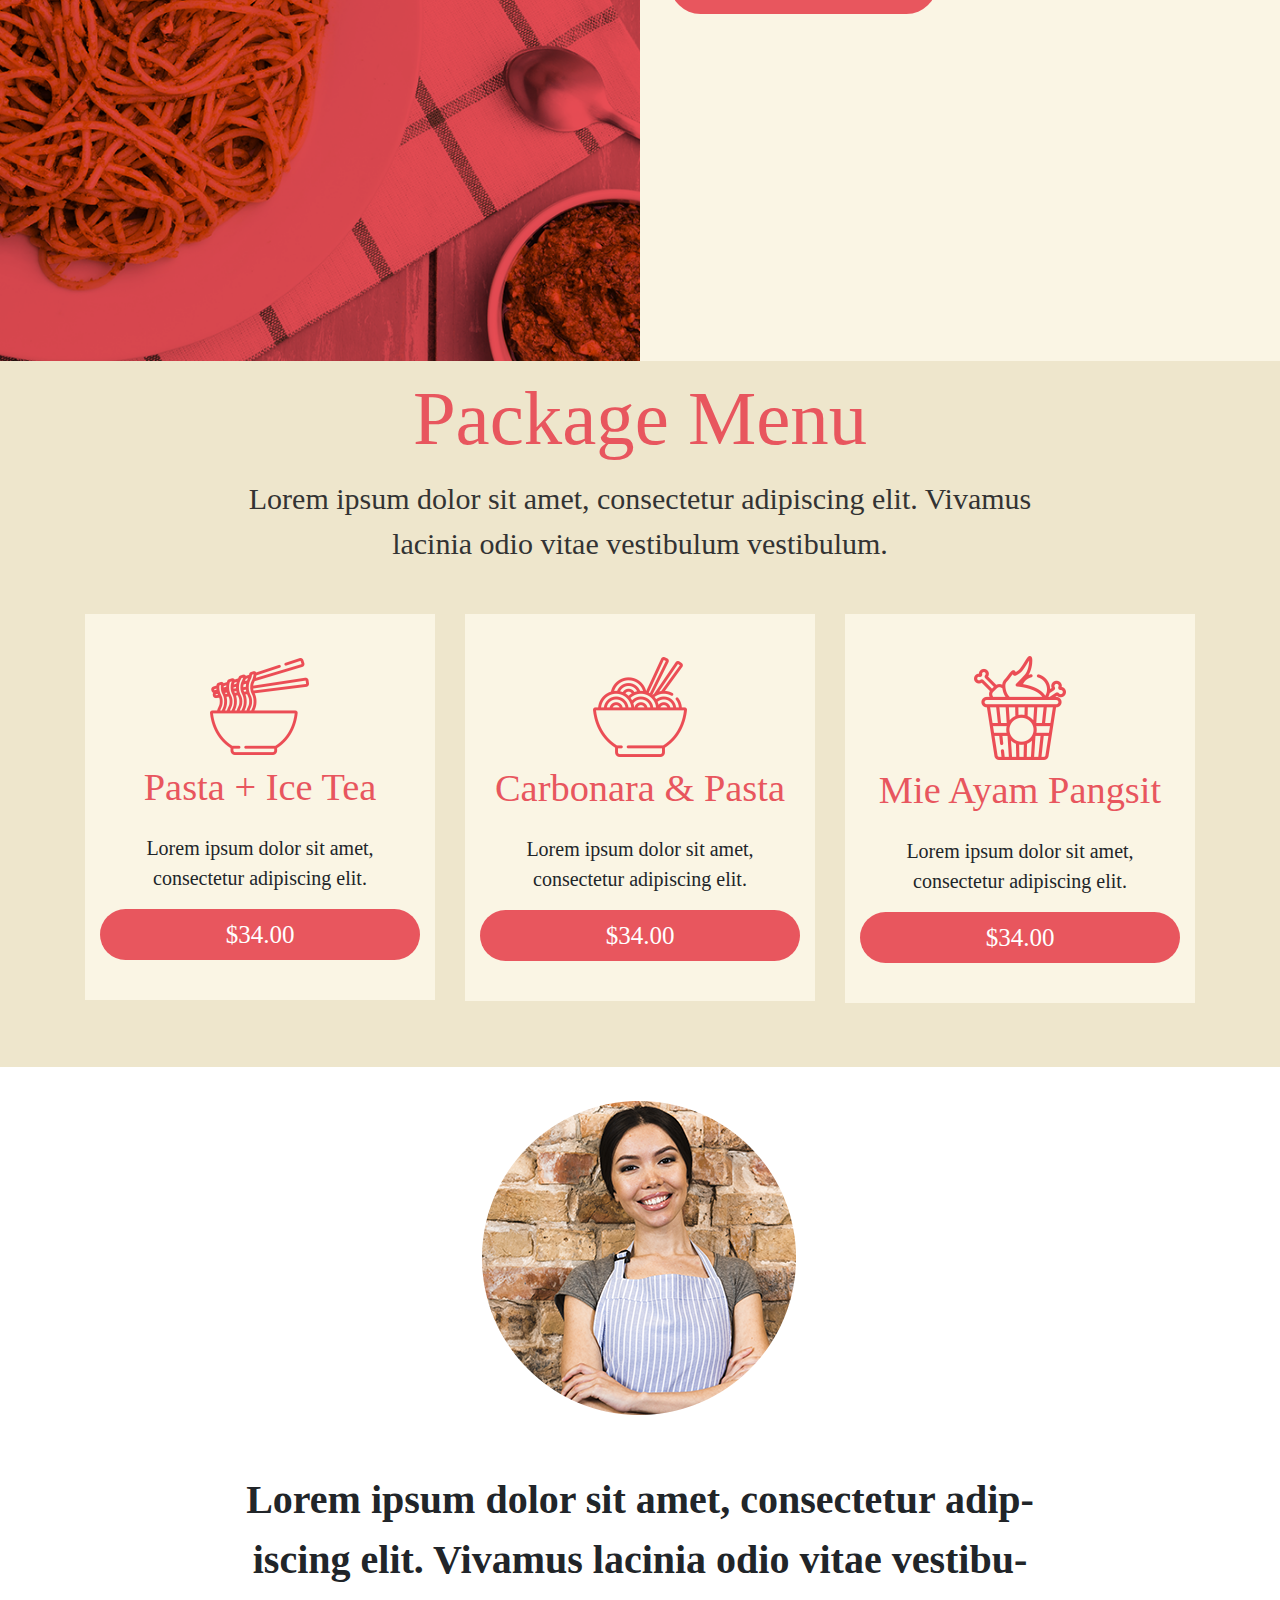
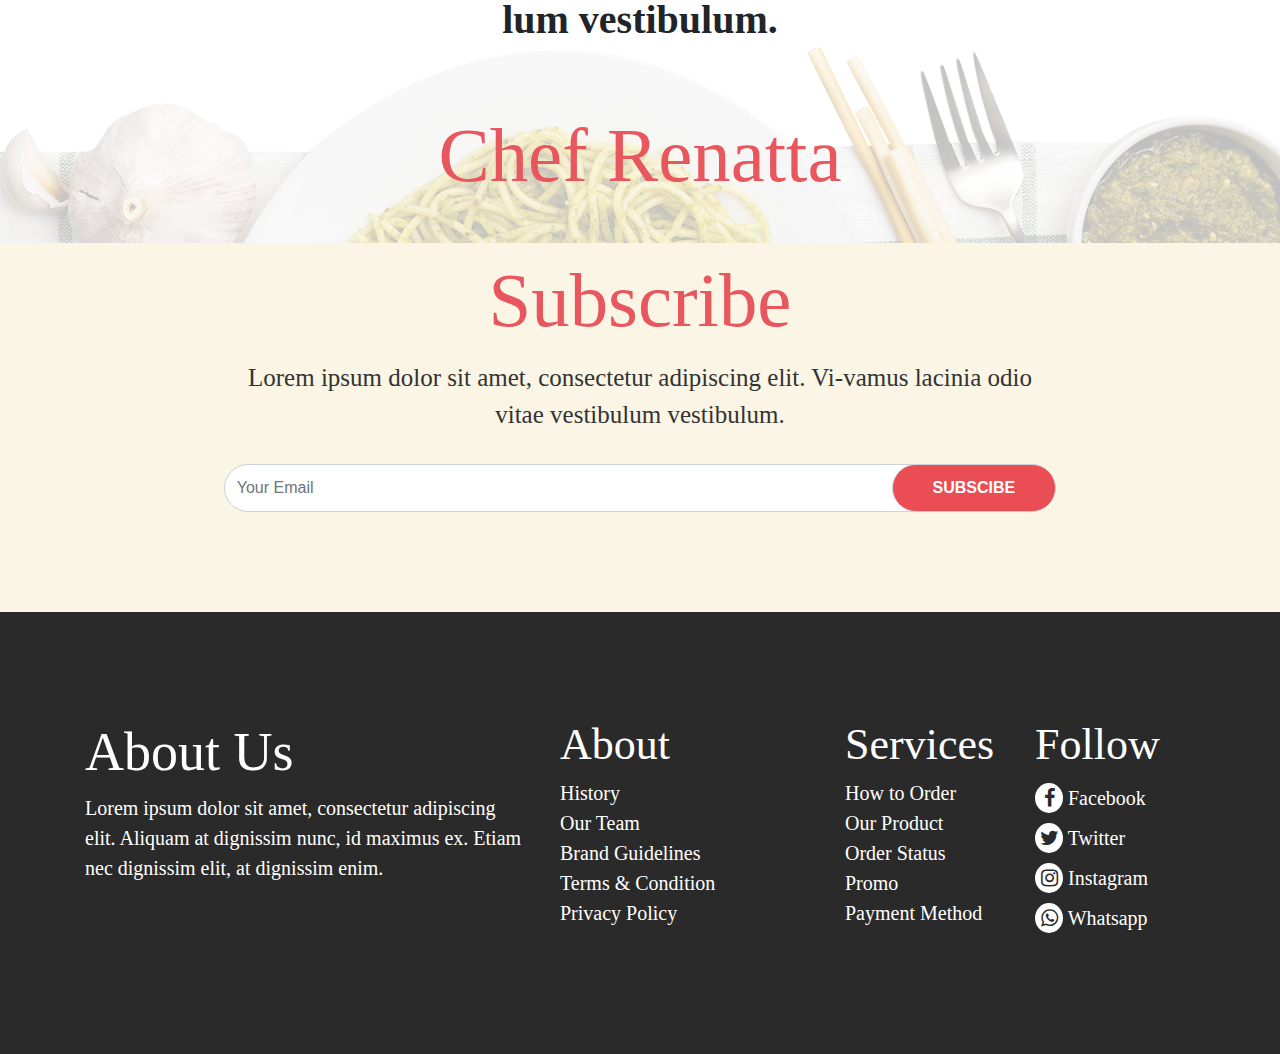
<file: foodie/index.html>
<!DOCTYPE html>
<html lang="en">
  <head>
    <meta charset="UTF-8" />
    <meta http-equiv="X-UA-Compatible" content="IE=edge" />
    <meta name="viewport" content="width=device-width, initial-scale=1.0" />
    <meta name="description" content="" />
    <meta name="keywords" content="" />
    <title>Foodie</title>

    <link
      rel="stylesheet"
      href="https://maxcdn.bootstrapcdn.com/bootstrap/4.5.2/css/bootstrap.min.css"
    />
    <script src="https://ajax.googleapis.com/ajax/libs/jquery/3.5.1/jquery.min.js"></script>
    <script src="https://cdnjs.cloudflare.com/ajax/libs/popper.js/1.16.0/umd/popper.min.js"></script>
    <script src="https://maxcdn.bootstrapcdn.com/bootstrap/4.5.2/js/bootstrap.min.js"></script>

    <link
      rel="stylesheet"
      href="https://cdnjs.cloudflare.com/ajax/libs/font-awesome/4.7.0/css/font-awesome.min.css"
    />

    <link rel="stylesheet" href="./assets/css/header.css" />
    <link rel="stylesheet" href="./assets/css/style.css" />
    <link rel="stylesheet" href="./assets/css/footer.css" />
  </head>
  <body>
    <!-- start herder section -->
    <div class="header__section">
      <div class="container">
        <div id="navbar" class="top_bar text-center fixed-top">
          <a class="navbar-brand logo desktop__logo" href="#">
            <img src="./assets/img/logo.png" alt="" />&nbsp;Foodie
          </a>
          <nav class="navbar navbar-expand-lg">
            <a class="navbar-brand logo mobile__logo" href="#">
              <img src="./assets/img/logo.png" alt="" />&nbsp;Foodie
            </a>
            <button
              class="navbar-toggler"
              type="button"
              data-toggle="collapse"
              data-target="#collapsibleNavbar"
            >
              <span class="line"></span>
              <span class="line"></span>
              <span class="line"></span>
            </button>
            <div
              class="collapse navbar-collapse toggle justify-content-center"
              id="collapsibleNavbar"
            >
              <ul class="navbar-nav">
                <li class="nav-item active">
                  <a class="nav-link text-white" href="#">Home</a>
                </li>
                <li class="nav-item active">
                  <a class="nav-link text-white" href="#">Product</a>
                </li>
                <li class="nav-item active">
                  <a class="nav-link text-white" href="#">Promo</a>
                </li>
                <li class="nav-item active">
                  <a class="nav-link text-white" href="#">About</a>
                </li>
                <li class="nav-item active">
                  <a class="nav-link text-white" href="#">Contact</a>
                </li>
              </ul>
            </div>
          </nav>
        </div>

        <div class="header__describe">
          <div class="header__title text-center text-white">Delicious</div>
          <div class="header__detail text-center text-white w-75 mx-auto">
            Lorem ipsum dolor sit amet, consectetur adipiscing elit. Vivamus
            lacinia odio vitae vestibulum vestibulum.
          </div>
          <div class="order__btn text-center mt-3">
            <button class="btn btn-order text-uppercase font-weight-bold">
              order now
            </button>
          </div>
        </div>
      </div>
    </div>
    <!-- end herder section -->

    <!-- start body section -->
    <div class="body__section">
      <div class="first__section">
        <div class="container">
          <div class="first__title text-center">Popular</div>
          <div class="first__detail text-center w-75 mx-auto">
            Lorem ipsum dolor sit amet, consectetur adipiscing elit. Vi-vamus
            lacinia odio vitae vestibulum vestibulum.
          </div>
          <div class="first__foods mt-4">
            <div class="row">
              <div class="col-sm-4">
                <div class="food__image text-center">
                  <img src="./assets/img/dish1.png" width="80%" alt="" />
                </div>
                <div class="food__title text-center">Spicy Pasta</div>
                <div class="food__detail text-center">
                  Lorem ipsum dolor sit amet, con-sectetur adipiscing elit.
                </div>
              </div>
              <div class="col-sm-4">
                <div class="food__image text-center">
                  <img src="./assets/img/dish2.png" width="80%" alt="" />
                </div>
                <div class="food__title text-center">Vegetable Pasta</div>
                <div class="food__detail text-center">
                  Lorem ipsum dolor sit amet, con-sectetur adipiscing elit.
                </div>
              </div>
              <div class="col-sm-4">
                <div class="food__image text-center">
                  <img src="./assets/img/dish3.png" width="80%" alt="" />
                </div>
                <div class="food__title text-center">Beet Pasta</div>
                <div class="food__detail text-center">
                  Lorem ipsum dolor sit amet, con-sectetur adipiscing elit.
                </div>
              </div>
            </div>
          </div>
        </div>
      </div>
      <div class="two__section text-white">
        <div class="container">
          <div class="two__title text-center">Our Statistic</div>
          <div class="two__detail text-center w-75 mx-auto">
            Lorem ipsum dolor sit amet, consectetur adipiscing elit. Vi-vamus
            lacinia odio vitae vestibulum vestibulum.
          </div>
          <div class="two__third">
            <div class="row text-center">
              <div class="col-sm-4">
                <div class="intergrate pt-4">
                  <div class="static__num font-weight-bold">153</div>
                  <div class="static__title">Menu</div>
                </div>
              </div>
              <div class="col-sm-4">
                <div class="intergrate pt-4">
                  <div class="static__num font-weight-bold">3.4K</div>
                  <div class="static__title">Store</div>
                </div>
              </div>
              <div class="col-sm-4">
                <div class="intergrate pt-4">
                  <div class="static__num font-weight-bold">32</div>
                  <div class="static__title">Country</div>
                </div>
              </div>
            </div>
          </div>
        </div>
      </div>
      <div class="third__section">
        <div class="container">
          <div class="third__title text-center">Our Menu</div>
          <div class="third__detail text-center w-75 mx-auto">
            Lorem ipsum dolor sit amet, consectetur adipiscing elit. Vivamus
            lacinia odio vitae vestibulum vestibulum.
          </div>
          <div class="third__footer mt-5">
            <div class="row">
              <div class="col-sm-6 col-12">
                <div class="row">
                  <div class="col-sm-4">
                    <div class="fload-left menu__image pt-4">
                      <img src="./assets/img/icon1-1.png" alt="" />
                    </div>
                  </div>
                  <div class="col-sm-8">
                    <div class="fload-right">
                      <div class="menu__name">Pasta</div>
                      <div class="menu__detail">
                        Lorem ipsum dolor sit amet, consectetur adipiscing elit.
                        Aliquam at dignissim nunc, id maximus ex. Etiam nec
                        dignissim elit, at dignissim enim.
                      </div>
                    </div>
                  </div>
                </div>
              </div>
              <div class="col-sm-6 col-12">
                <div class="row">
                  <div class="col-sm-4">
                    <div class="fload-left menu__image pt-4">
                      <img src="./assets/img/icon2-3.png" alt="" />
                    </div>
                  </div>
                  <div class="col-sm-8">
                    <div class="fload-right">
                      <div class="menu__name">Mie Ayam</div>
                      <div class="menu__detail">
                        Lorem ipsum dolor sit amet, consectetur adipiscing elit.
                        Aliquam at dignissim nunc, id maximus ex. Etiam nec
                        dignissim elit, at dignissim enim.
                      </div>
                    </div>
                  </div>
                </div>
              </div>
            </div>
            <div class="row mt-5">
              <div class="col-sm-6 col-12">
                <div class="row">
                  <div class="col-sm-4">
                    <div class="fload-left menu__image pt-4">
                      <img src="./assets/img/icon1-2.png" alt="" />
                    </div>
                  </div>
                  <div class="col-sm-8">
                    <div class="fload-right">
                      <div class="menu__name">Carbonara</div>
                      <div class="menu__detail">
                        Lorem ipsum dolor sit amet, consectetur adipiscing elit.
                        Aliquam at dignissim nunc, id maximus ex. Etiam nec
                        dignissim elit, at dignissim enim.
                      </div>
                    </div>
                  </div>
                </div>
              </div>
              <div class="col-sm-6 col-12">
                <div class="row">
                  <div class="col-sm-4">
                    <div class="fload-left menu__image pt-4">
                      <img src="./assets/img/icon1-3.png" alt="" />
                    </div>
                  </div>
                  <div class="col-sm-8">
                    <div class="fload-right">
                      <div class="menu__name">Pecel Lele</div>
                      <div class="menu__detail">
                        Lorem ipsum dolor sit amet, consectetur adipiscing elit.
                        Aliquam at dignissim nunc, id maximus ex. Etiam nec
                        dignissim elit, at dignissim enim.
                      </div>
                    </div>
                  </div>
                </div>
              </div>
            </div>
          </div>
        </div>
      </div>
      <div class="four__section">
        <div class="container-fluid">
          <div class="row">
            <div class="col-sm-6 four__left p-0">
              <img src="./assets/img/back5.png" width="100%" alt="" />
            </div>
            <div class="col-sm-6 four__right">
              <div class="container">
                <div class="pasta">
                  <div class="four__title">Delicious Pasta</div>
                  <div class="four__detail">
                    Lorem ipsum dolor sit amet, consectetur adipiscing elit.
                    Vivamus lacinia odio vitae vestibulum vestibulum.
                  </div>
                  <div class="four__button">
                    <button
                      class="btn btn-order-full text-uppercase font-weight-bold"
                    >
                      order now
                    </button>
                  </div>
                </div>
              </div>
            </div>
          </div>
        </div>
      </div>
      <div class="five__section">
        <div class="container">
          <div class="five__title text-center">Package Menu</div>
          <div class="five__detail text-center w-75 mx-auto">
            Lorem ipsum dolor sit amet, consectetur adipiscing elit. Vivamus
            lacinia odio vitae vestibulum vestibulum.
          </div>
          <div class="row text-center py-5">
            <div class="col-sm-4 mb-3">
              <div class="package__card container">
                <div class="package__img">
                  <img src="./assets/img/icon2-1.png" alt="" />
                </div>
                <div class="package__title">Pasta + Ice Tea</div>
                <div class="package__detail py-3">
                  Lorem ipsum dolor sit amet, consectetur adipiscing elit.
                </div>
                <button class="btn btn-price">$34.00</button>
              </div>
            </div>
            <div class="col-sm-4 mb-3">
              <div class="package__card container">
                <div class="package__img">
                  <img src="./assets/img/icon2-2.png" alt="" />
                </div>
                <div class="package__title">Carbonara & Pasta</div>
                <div class="package__detail py-3">
                  Lorem ipsum dolor sit amet, consectetur adipiscing elit.
                </div>
                <button class="btn btn-price">$34.00</button>
              </div>
            </div>
            <div class="col-sm-4 mb-3">
              <div class="package__card container">
                <div class="package__img">
                  <img src="./assets/img/icon2-4.png" alt="" />
                </div>
                <div class="package__title">Mie Ayam Pangsit</div>
                <div class="package__detail py-3">
                  Lorem ipsum dolor sit amet, consectetur adipiscing elit.
                </div>
                <button class="btn btn-price">$34.00</button>
              </div>
            </div>
          </div>
        </div>
      </div>
      <div class="six__section">
        <div class="container text-center">
          <div class="chef__avatar">
            <img src="./assets/img/woman.png" alt="" />
          </div>
          <div class="chef__detail w-75 mx-auto font-weight-bold py-5">
            Lorem ipsum dolor sit amet, consectetur adip-iscing elit. Vivamus
            lacinia odio vitae vestibu-lum vestibulum.
          </div>
          <div class="chef__title">Chef Renatta</div>
        </div>
      </div>
      <div class="seven__section">
        <div class="container">
          <div class="sev__title text-center">Subscribe</div>
          <div class="sev__detail text-center w-75 mx-auto">
            Lorem ipsum dolor sit amet, consectetur adipiscing elit. Vi-vamus
            lacinia odio vitae vestibulum vestibulum.
          </div>
          <div class="sev__sub w-75 mx-auto">
            <div class="input-group">
              <input
                type="text"
                class="form-control"
                placeholder="Your Email"
                id="mail"
                name="email"
              />
              <div class="input-group-append">
                <span
                  class="input-group-text text-uppercase text-white font-weight-bold"
                >
                  subscibe
                </span>
              </div>
            </div>
          </div>
        </div>
      </div>
    </div>
    <!-- end body section -->

    <!-- start footer section -->
    <div class="footer__section text-white">
      <div class="container">
        <div class="row">
          <div class="col-md-6 col-lg-5">
            <div class="footer__title">About Us</div>
            <div class="footer__detail">
              Lorem ipsum dolor sit amet, consectetur adipiscing elit. Aliquam
              at dignissim nunc, id maximus ex. Etiam nec dignissim elit, at
              dignissim enim.
            </div>
          </div>
          <div class="col-md-3 col-lg-3 col-6">
            <div class="footer_sm_title">About</div>
            <div class="footer__detail">
              <ul>
                <li>History</li>
                <li>Our Team</li>
                <li>Brand Guidelines</li>
                <li>Terms & Condition</li>
                <li>Privacy Policy</li>
              </ul>
            </div>
          </div>
          <div class="col-md-3 col-lg-2 col-6">
            <div class="footer_sm_title">Services</div>
            <div class="footer__detail">
              <ul>
                <li>How to Order</li>
                <li>Our Product</li>
                <li>Order Status</li>
                <li>Promo</li>
                <li>Payment Method</li>
              </ul>
            </div>
          </div>
          <div class="col-lg-2 col-12 desktop__follow">
            <div class="footer_sm_title">Follow</div>
            <div class="footer__detail">
              <ul>
                <li><i class="fa fa-facebook"></i> Facebook</li>
                <li><i class="fa fa-twitter"></i> Twitter</li>
                <li><i class="fa fa-instagram"></i> Instagram</li>
                <li><i class="fa fa-whatsapp"></i> Whatsapp</li>
              </ul>
            </div>
          </div>
          <div class="col-lg-2 col-12 table__follow">
            <div class="footer_sm_title text-center">Follow</div>
            <div class="footer__detail text-center">
              <i class="fa fa-facebook"></i> Facebook
              <i class="fa fa-twitter"></i> Twitter
              <i class="fa fa-instagram"></i> Instagram
              <i class="fa fa-whatsapp"></i> Whatsapp
            </div>
          </div>
          <div class="col-12 mobile__follow">
            <div class="footer_sm_title text-center">Follow</div>
            <div class="footer__detail">
              <div class="contaienr-fluid">
                <div class="row">
                  <div class="col-6">
                    <ul>
                      <li><i class="fa fa-facebook"></i> Facebook</li>
                      <li><i class="fa fa-twitter"></i> Twitter</li>
                    </ul>
                  </div>
                  <div class="col-6">
                    <ul>
                      <li><i class="fa fa-instagram"></i> Instagram</li>
                      <li><i class="fa fa-whatsapp"></i> Whatsapp</li>
                    </ul>
                  </div>
                </div>
              </div>
            </div>
          </div>
        </div>
      </div>
    </div>
    <!-- end footer section -->
  </body>

  <script>
    window.onscroll = () => {
      const nav = document.querySelector("#navbar");
      if (this.scrollY <= 10) nav.classList.remove("scroll");
      else nav.classList.add("scroll");
    };
  </script>
</html>
</file>
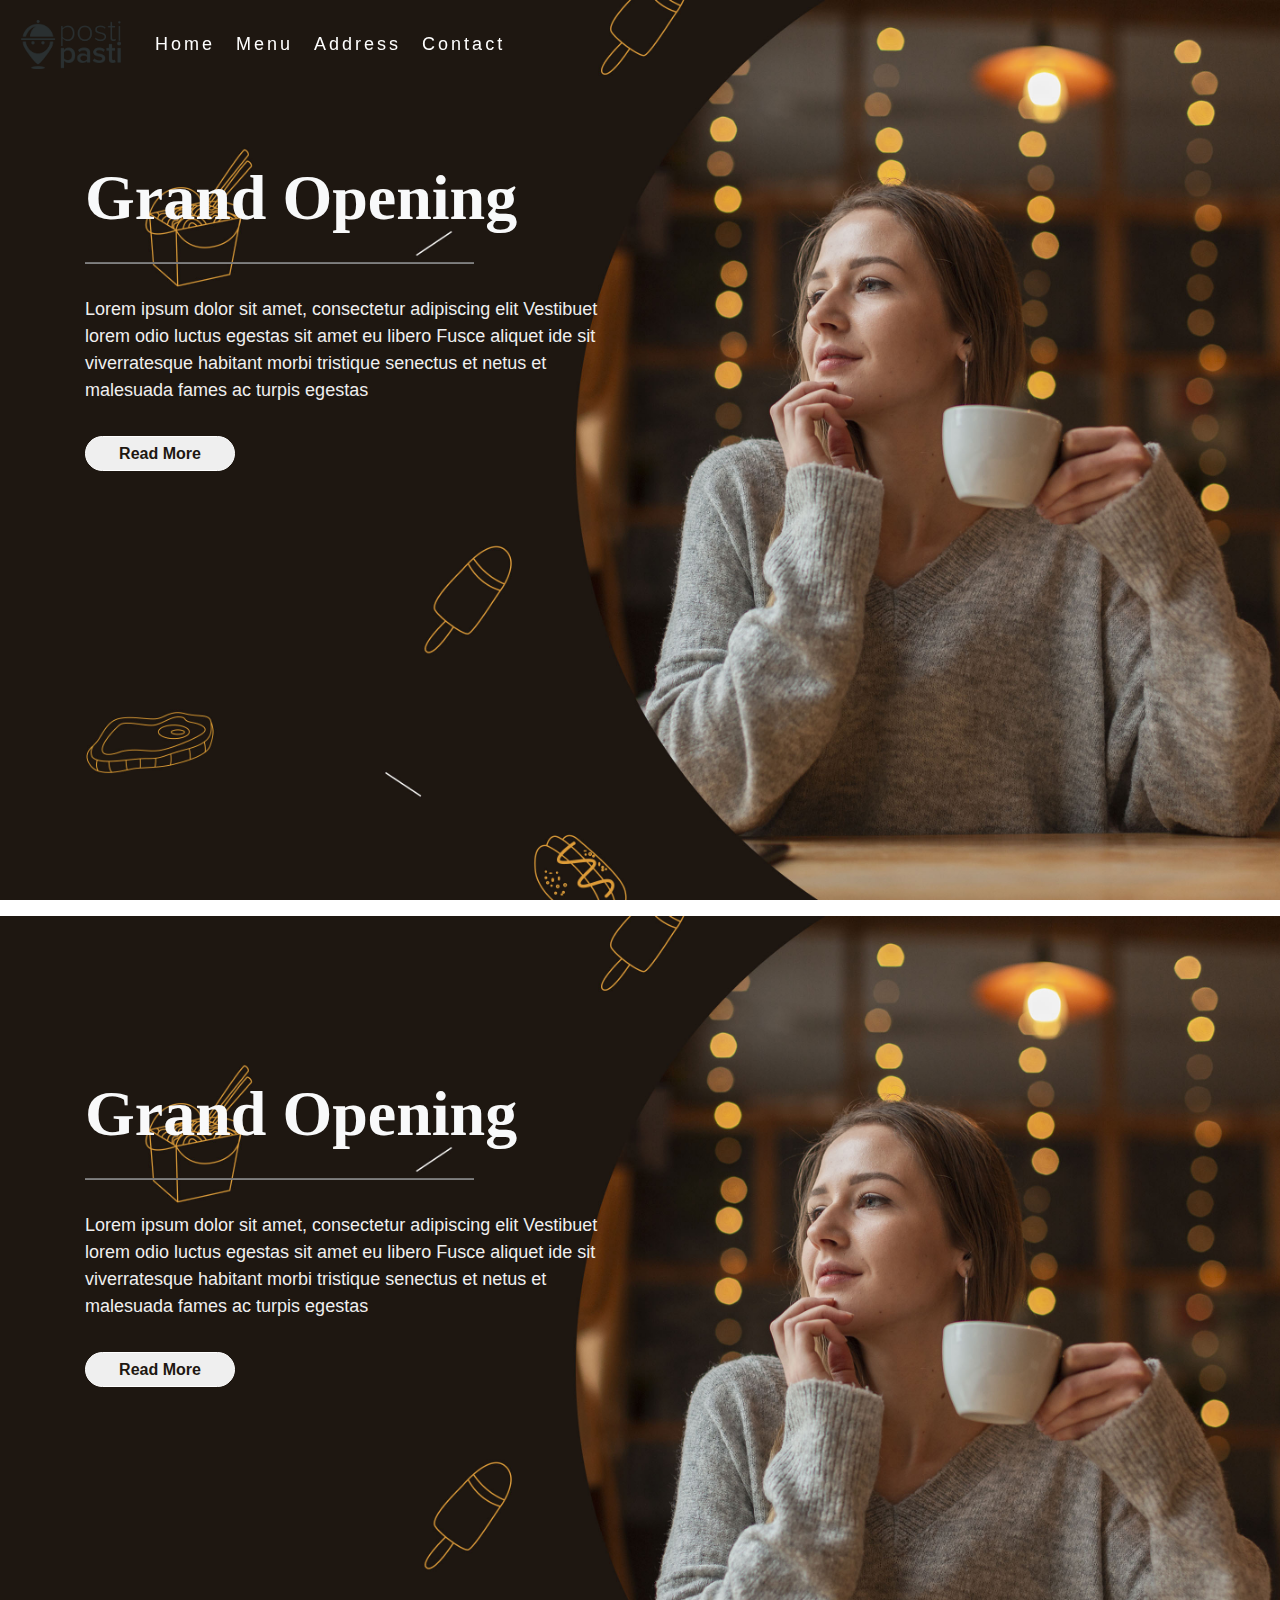
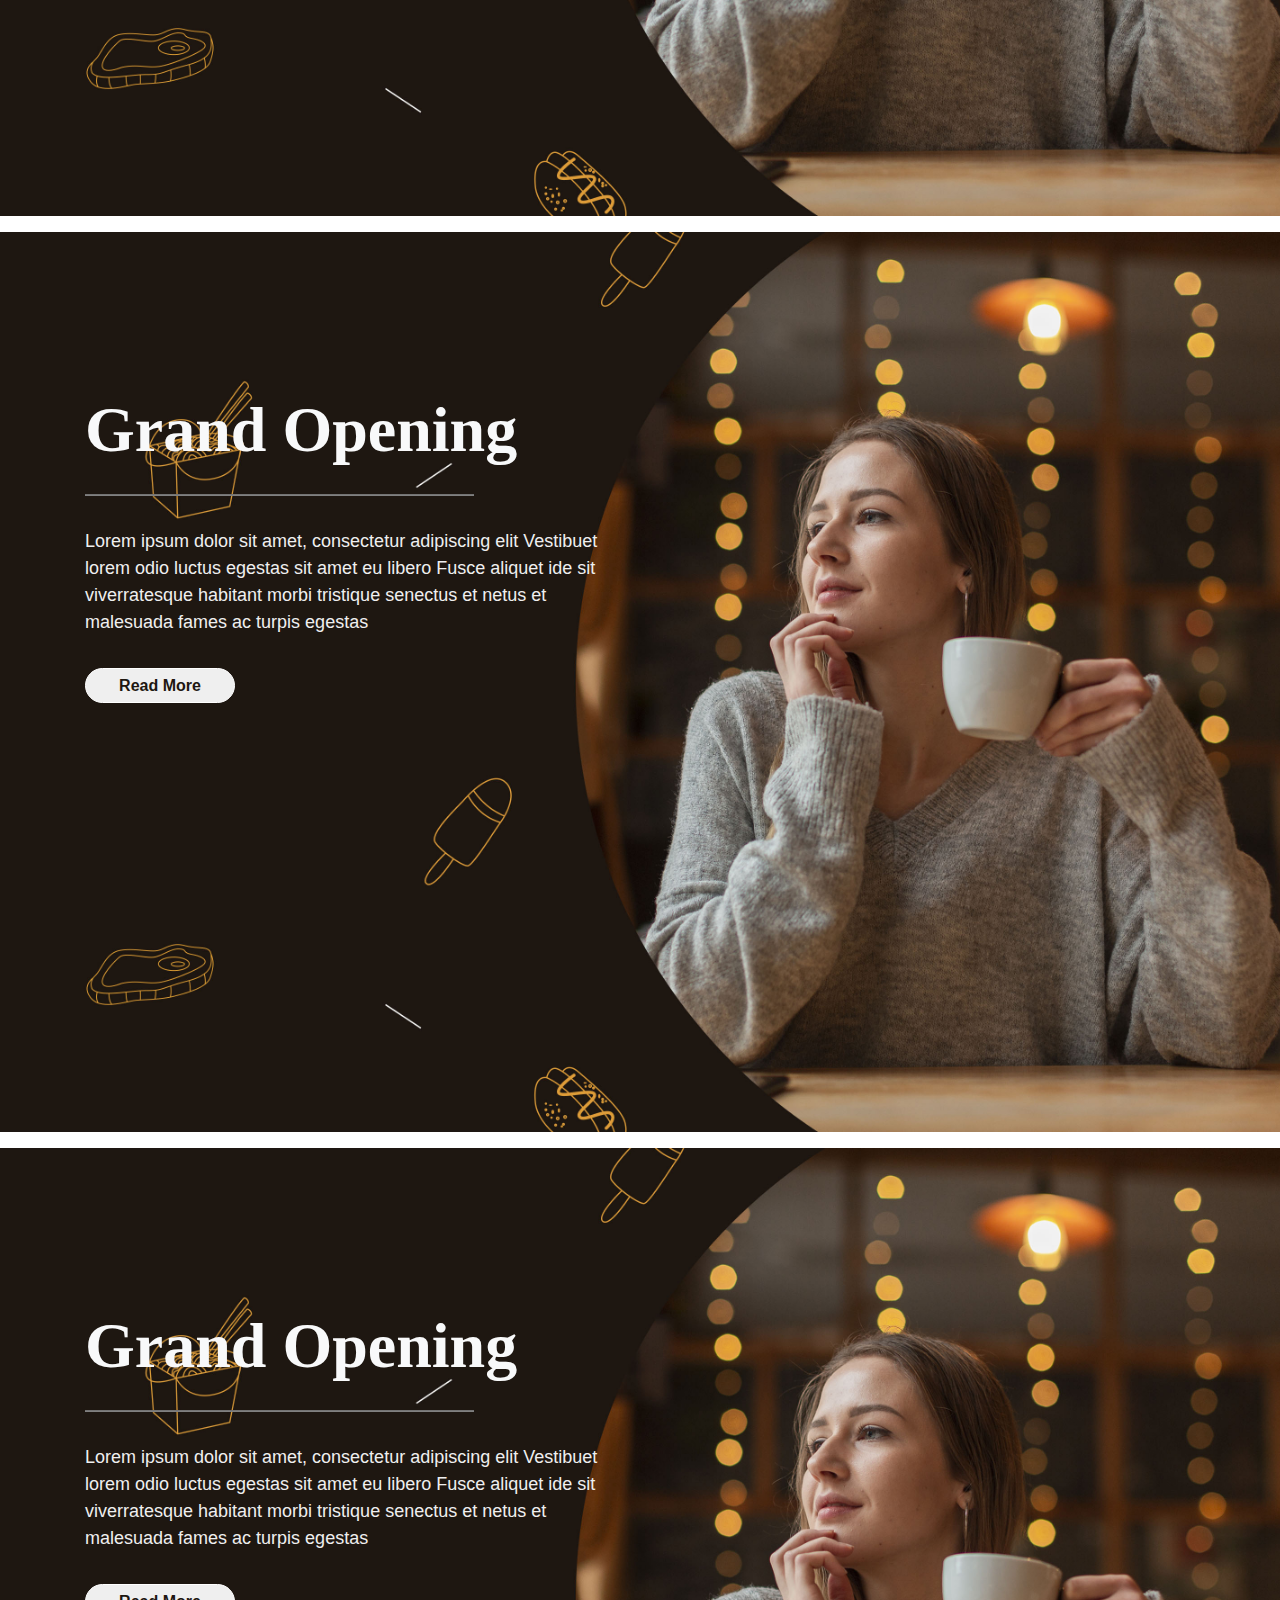
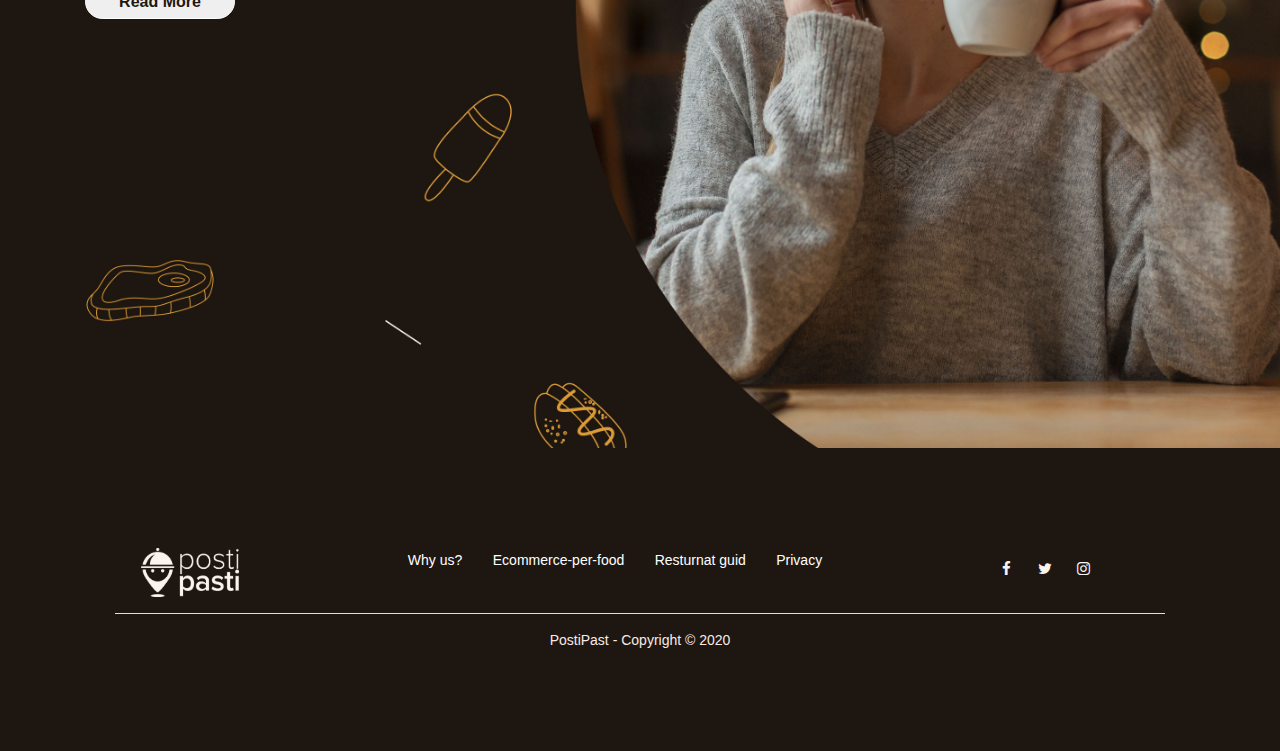
<file: grand/index.html>
<!DOCTYPE html>
<html lang="en">
  <head>
    <meta charset="UTF-8" />
    <link rel="shortcut icon" href="./img/favicon.ico" />
    <meta name="viewport" content="width=device-width, initial-scale=1.0" />
    <meta name="description" content="" />
    <meta name="keywords" content="" />
    <title>resturant landing page</title>

    <link
      rel="stylesheet"
      href="https://maxcdn.bootstrapcdn.com/bootstrap/4.5.2/css/bootstrap.min.css"
    />
    <script src="https://ajax.googleapis.com/ajax/libs/jquery/3.5.1/jquery.min.js"></script>
    <script src="https://cdnjs.cloudflare.com/ajax/libs/popper.js/1.16.0/umd/popper.min.js"></script>
    <script src="https://maxcdn.bootstrapcdn.com/bootstrap/4.5.2/js/bootstrap.min.js"></script>
    <link
      rel="stylesheet"
      href="https://cdnjs.cloudflare.com/ajax/libs/font-awesome/4.7.0/css/font-awesome.min.css"
    />
    <style>
      html {
        scroll-behavior: smooth;
      }
      .container-fluid {
        background-image: url(./img/bg.jpg);
        background-repeat: no-repeat;
        background-size: cover;
        width: 100%;
        height: 100vh;
        background-position: right;
        background-position-x: 83%;
        position: relative;
      }
      .navbar a,
      ul li a {
        color: #fff !important;
        font-size: 18px;
        font-family: sans-serif;
        padding-left: 5px;
        padding-right: 5px;
      }
      .nav-link {
        letter-spacing: 3px;
        margin-left: 5px;
      }
      .title {
        font-family: "Poppins";
        font-weight: bold;
        font-size: 5vw;
      }
      .line {
        height: 1px;
        color: gray;
        background-color: gray;
        text-align: left;
        margin-left: 0;
        width: 35%;
      }
      .detail {
        font-size: 18px;
        font-family: sans-serif;
        color: #efefef;
        width: 50%;
      }
      .btn__style {
        font-weight: bold;
        border-radius: 50px;
        color: #1e1711;
        width: 150px;
        height: 35px;
        border: 1px solid #fff;
        outline-style: none;
        font-size: 16px;
      }
      .btn__style a {
        text-decoration: none;
        color: #1e1711;
      }
      .btn__style:hover {
        text-decoration: none;
        color: #1e1711;
      }
      .body__content {
        padding: 150px 0;
      }
      .navbar-nav {
        padding: 15px 0;
      }
      .navbar-brand {
        padding: 0;
      }
      .logo img {
        width: 100px;
      }
      @media screen and (max-width: 992px) {
        .body__content {
          position: absolute;
          bottom: 10px;
        }
        .navbar-nav {
          text-align: right;
        }
      }

      @media screen and (max-width: 769px) {
        .body__content {
          position: absolute;
          bottom: 10px;
          padding: 0;
        }
        .detail {
          width: 100%;
        }
        .logo__icon {
          display: none;
        }
        .logo img {
          width: 50px;
        }
        .footer__social {
          text-align: center;
        }
        .line {
          width: 95%;
        }
      }

      @media screen and (min-width: 769px) {
        .logo__mobile {
          display: none;
        }
      }
      
      @media screen and (min-width: 500px) {
        .footer__logo img {
          width: 65%;
        }
        .footer__social {
          text-align: center;
        }
      }

      @media screen and (max-width: 500px) {
        .body__content {
          position: absolute;
          bottom: 10px;
          padding: 0;
        }
        .logo__icon {
          display: none;
        }
        .detail {
          width: 100%;
        }
        .logo img {
          width: 50px;
        }
        .footer__content .footer__link li {
          display: block;
          text-align: left;
        }
        .footer__social {
          text-align: center;
        }
        .footer__logo img {
          width: 35%;
          margin-bottom: 10px;
        }
        .footer__content .footer__link li {
          display: grid;
          text-align: center;
          padding: 0 !important;
        }
        .footer__content .footer__link {
          padding: 0 !important;
        }
        .footer__social {
          text-align: center;
        }
        .text__detail {
          margin: 0 !important;
          line-height: 22px;
        }
        .btn__area {
          margin: 5px 0 0 0 !important;
        }
      }
      @media screen and (max-width: 488px) {
        .footer__logo img {
          width: 35%;
        }
        .footer__link {
          font-size: 12px;
          padding: 0 !important;
        }
        .footer__down {
          font-size: 12px;
        }
        .detail {
          font-size: 16px;
        }
      }
      .navbar-toggler {
        width: 50px;
        height: 35px;
        background-color: #2a3031;
      }
      .navbar-toggler .line {
        width: 100%;
        float: left;
        height: 2px;
        background-color: #eee9e4;
        margin-bottom: 5px;
      }
      .fa {
        padding: 8px;
        font-size: 15px;
        width: 30px;
        height: 30px;
        text-align: center;
        text-decoration: none;
        margin: 5px 2px;
        border-radius: 50%;
      }
      .fa:hover {
        opacity: 0.7;
      }
      .fa-facebook {
        color: #faf4f1;
      }
      .fa-twitter {
        color: #faf4f1;
      }
      .fa-instagram {
        color: #faf4f1;
      }

      hr {
        background-color: #fdf8f6;
      }

      .footer {
        padding: 100px;
        background-color:#1e1711;
      }
      .footer__content ul li {
        display: inline;
      }
      .footer__content ul li a {
        font-size: 14px;
        text-decoration: none;
        color: #f9eae5;
      }
      .footer__content ul li a:focus {
        text-decoration: none;
        color: #f9eae5;
      }
      .footer__down {
        color: #f9eae5;
        font-size: 14px;
      }
    </style>
  </head>
  <body data-spy="scroll" data-target=".navbar" data-offset="50">
    <nav class="navbar navbar-expand-lg fixed-top">
      <a class="navbar-brand logo" href="#">
        <img class="logo__icon" src="./img/logo.png" alt="logo" />
        <img class="logo__mobile" src="./img/mobile_logo.png" alt="logo" />
      </a>
      <button
        class="navbar-toggler"
        type="button"
        data-toggle="collapse"
        data-target="#collapsibleNavbar"
      >
        <span class="line"></span>
        <span class="line"></span>
        <span class="line"></span>
      </button>
      <div class="collapse toggle navbar-collapse" id="collapsibleNavbar">
        <ul class="navbar-nav">
          <li class="nav-item">
            <a class="nav-link" href="#section1">Home</a>
          </li>
          <li class="nav-item">
            <a class="nav-link" href="#section2">Menu</a>
          </li>
          <li class="nav-item">
            <a class="nav-link" href="#section3">Address</a>
          </li>
          <li class="nav-item">
            <a class="nav-link" href="#section4">Contact</a>
          </li>
        </ul>
      </div>
    </nav>
    <div id="section1" class="container-fluid mb-3">
      <div class="container text-light">
        <div class="body__content">
          <div class="title">Grand Opening</div>
          <hr class="line" />
          <p class="detail py-3 pr-2">
            Lorem ipsum dolor sit amet, consectetur adipiscing elit Vestibuet
            lorem odio luctus egestas sit amet eu libero Fusce aliquet ide sit
            viverratesque habitant morbi tristique senectus et netus et
            malesuada fames ac turpis egestas
          </p>
          <button class="px-3 btn__style"><a href="https://postipasti.it/merchantsignup">Read More</a></button>
        </div>
      </div>
    </div>
    <div id="section2" class="container-fluid mb-3">
      <div class="container text-light">
        <div class="body__content">
          <div class="title">Grand Opening</div>
          <hr class="line" />
          <p class="detail py-3 pr-2">
            Lorem ipsum dolor sit amet, consectetur adipiscing elit Vestibuet
            lorem odio luctus egestas sit amet eu libero Fusce aliquet ide sit
            viverratesque habitant morbi tristique senectus et netus et
            malesuada fames ac turpis egestas
          </p>
          <button class="px-3 btn__style"><a href="https://postipasti.it/merchantsignup">Read More</a></button>
        </div>
      </div>
    </div>
    <div id="section3" class="container-fluid mb-3">
      <div class="container text-light">
        <div class="body__content">
          <div class="title">Grand Opening</div>
          <hr class="line" />
          <p class="detail py-3 pr-2">
            Lorem ipsum dolor sit amet, consectetur adipiscing elit Vestibuet
            lorem odio luctus egestas sit amet eu libero Fusce aliquet ide sit
            viverratesque habitant morbi tristique senectus et netus et
            malesuada fames ac turpis egestas
          </p>
          <button class="px-3 btn__style"><a href="https://postipasti.it/merchantsignup">Read More</a></button>
        </div>
      </div>
    </div>
    <div id="section4" class="container-fluid">
      <div class="container text-light">
        <div class="body__content">
          <div class="title">Grand Opening</div>
          <hr class="line" />
          <p class="detail py-3 pr-2">
            Lorem ipsum dolor sit amet, consectetur adipiscing elit Vestibuet
            lorem odio luctus egestas sit amet eu libero Fusce aliquet ide sit
            viverratesque habitant morbi tristique senectus et netus et
            malesuada fames ac turpis egestas
          </p>
          <button class="px-3 btn__style"><a href="https://postipasti.it/merchantsignup">Read More</a></button>
        </div>
      </div>
    </div>
    <div class="footer">
      <div class="footer__up container">
        <div class="row">
          <div class="col-12 col-sm-2 footer__logo text-center">
            <img src="./img/footer_logo.png" alt="" />
          </div>
          <div class="col-12 col-sm-7 footer__content">
            <ul class="footer__link text-center">
              <li class="pr-3">
                <a href="">Why us?</a>
              </li>
              <li class="pr-3">
                <a href="">Ecommerce-per-food</a>
              </li>
              <li class="pr-3">
                <a href="">Resturnat guid</a>
              </li>
              <li>
                <a href="">Privacy</a>
              </li>
            </ul>
          </div>
          <div class="col-12 col-md-3 footer__social">
            <a href=""><i class="fa fa-facebook"></i></a>
            <a href=""><i class="fa fa-twitter"></i></a>
            <a href=""><i class="fa fa-instagram"></i></a>
        </div>
      </div>
      <hr/>
      <div class="footer__down container text-center">
        PostiPast - Copyright © 2020
      </div>
    </div>
  </body>
  <script>
    $(document).ready(function () {
      $(".nav-item").click(function () {
        $(".toggle").addClass("collapsed");
        $(".toggle").removeClass("show");
        $(".navbar-toggler").addClass("collapsed");
      });
    });
  </script>
</html>
</file>
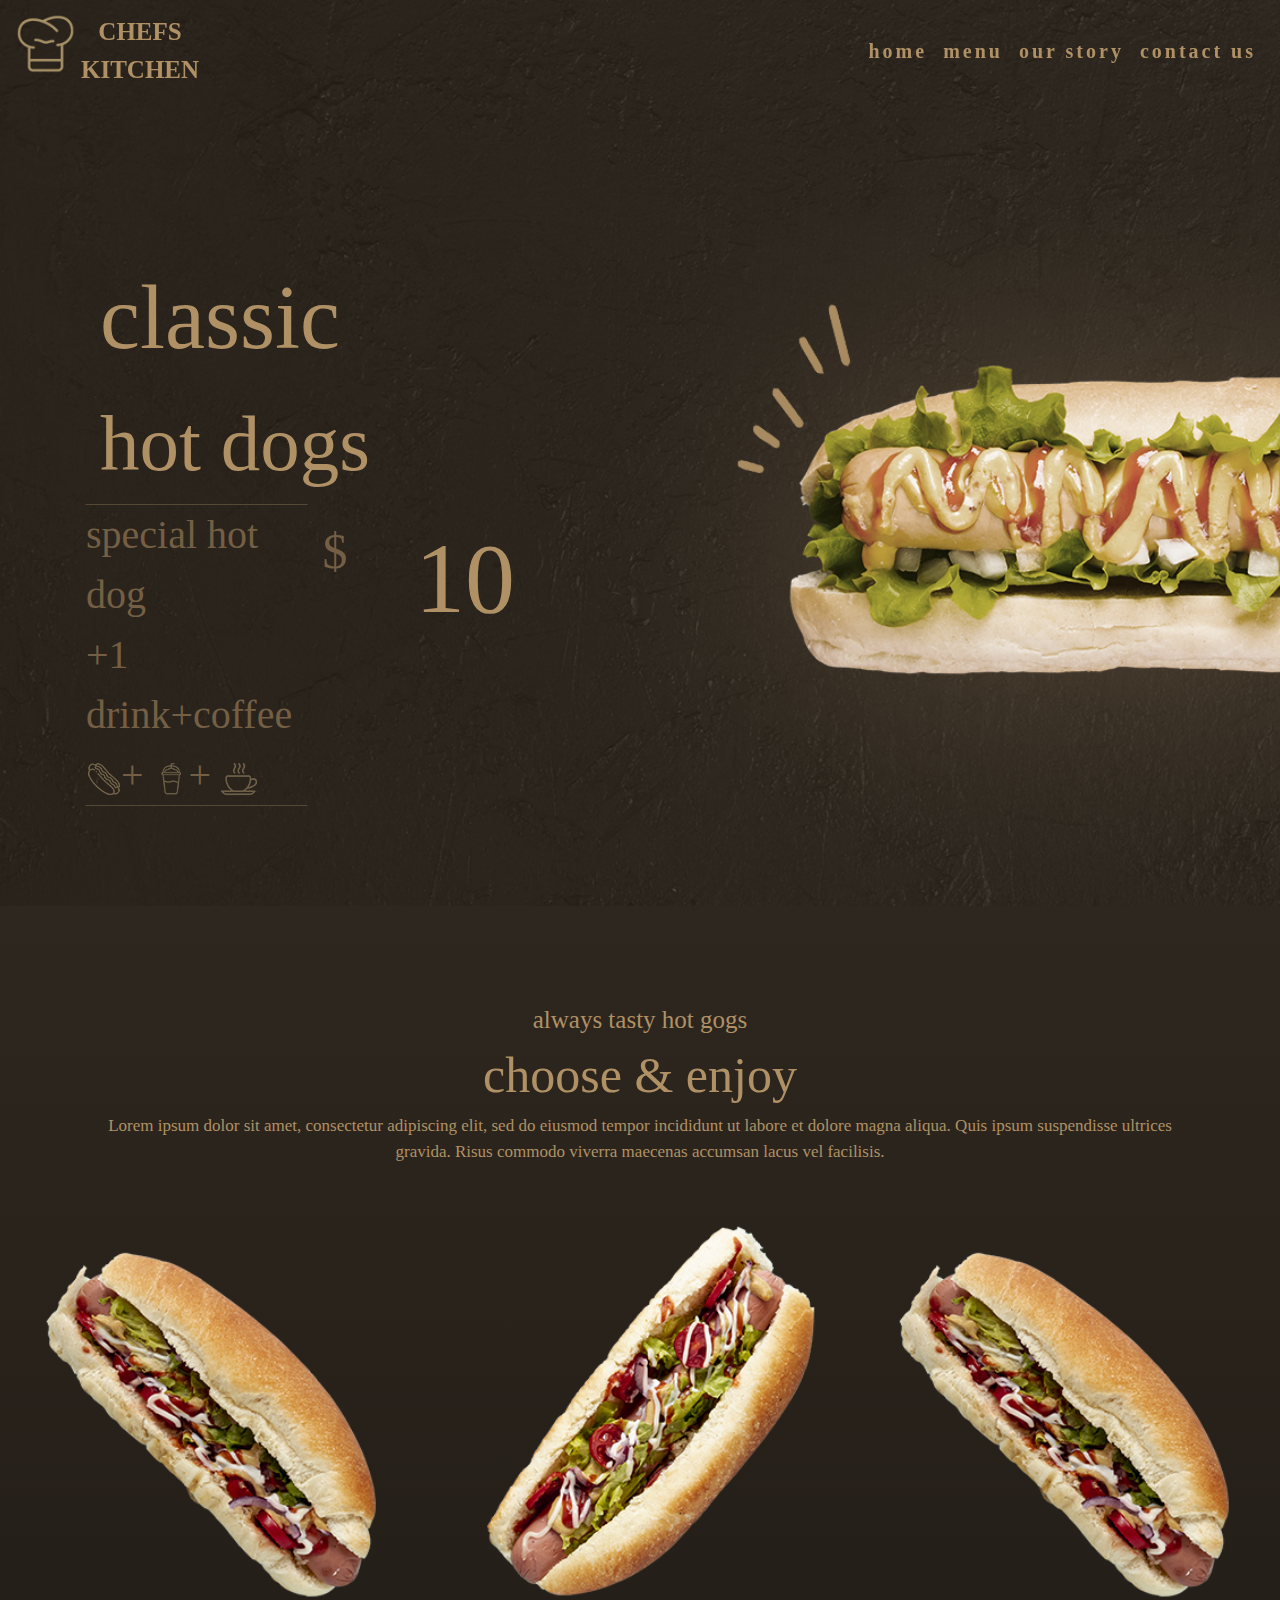
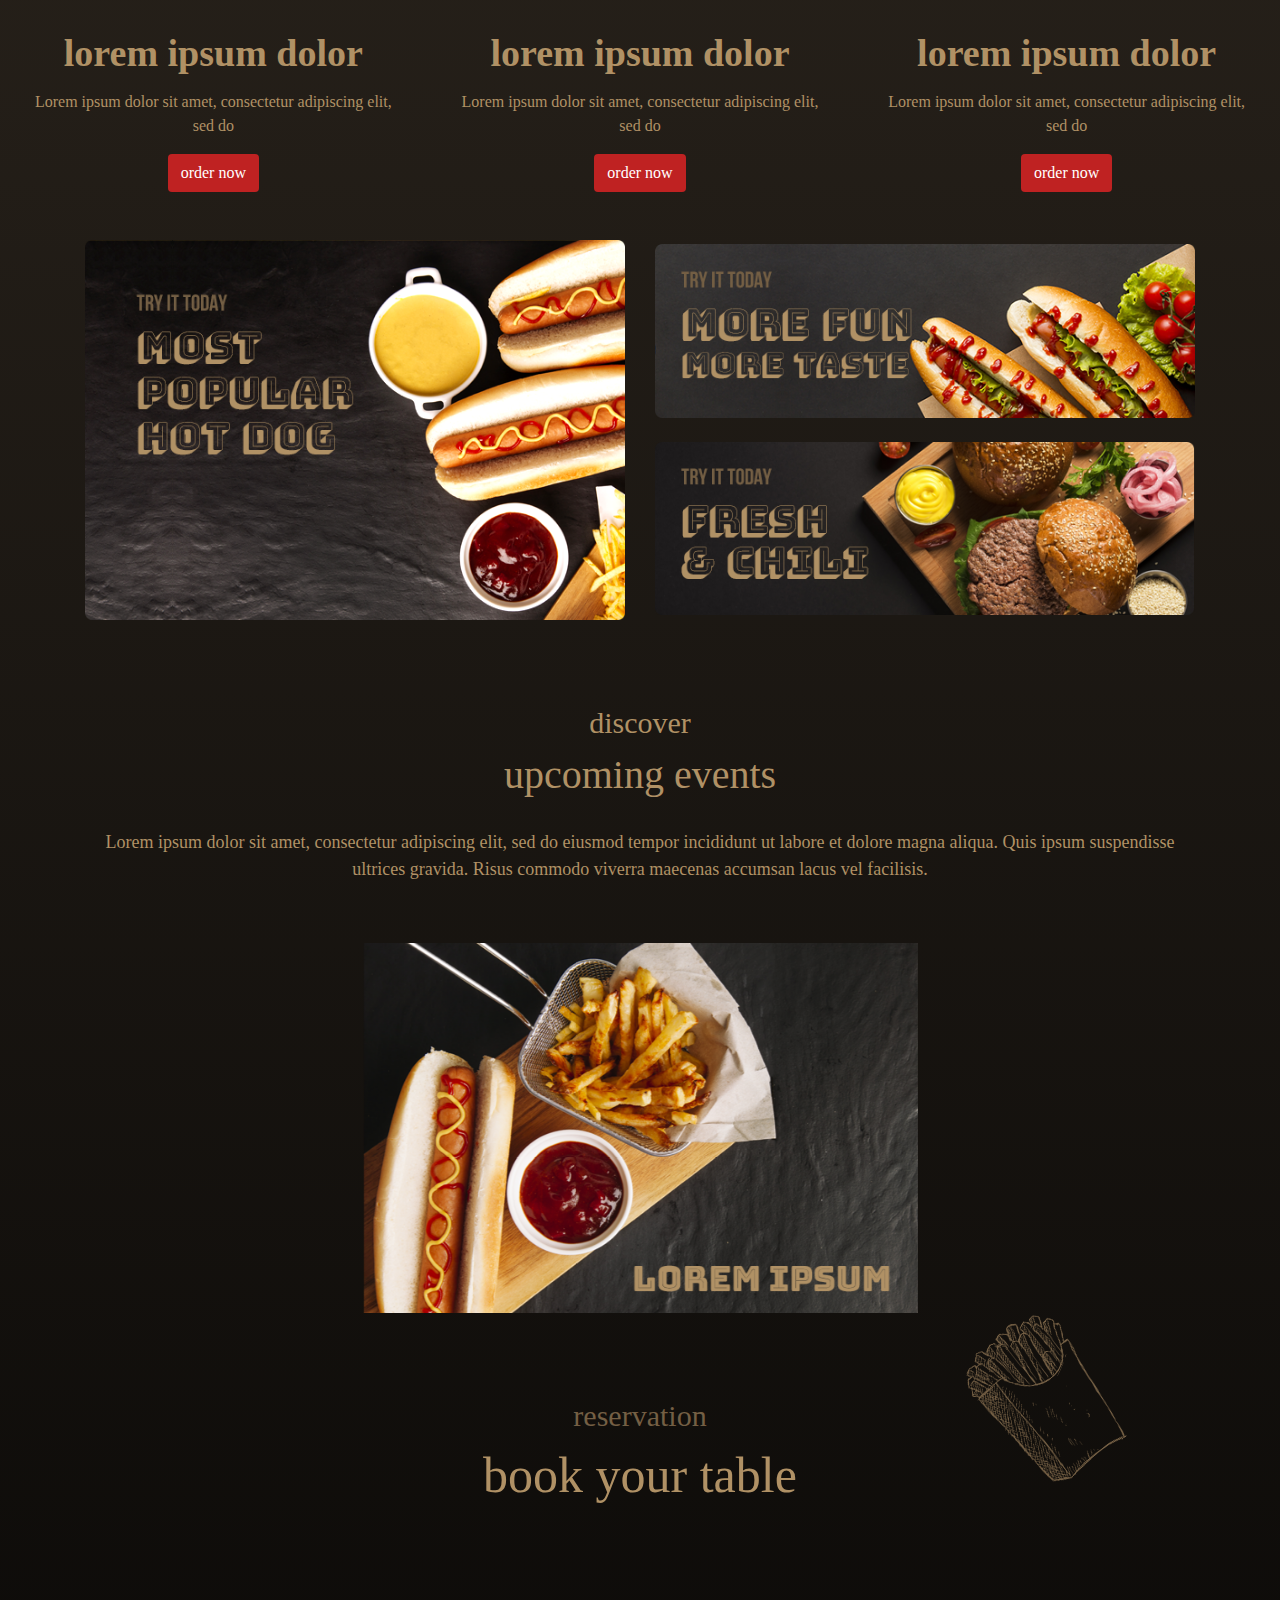
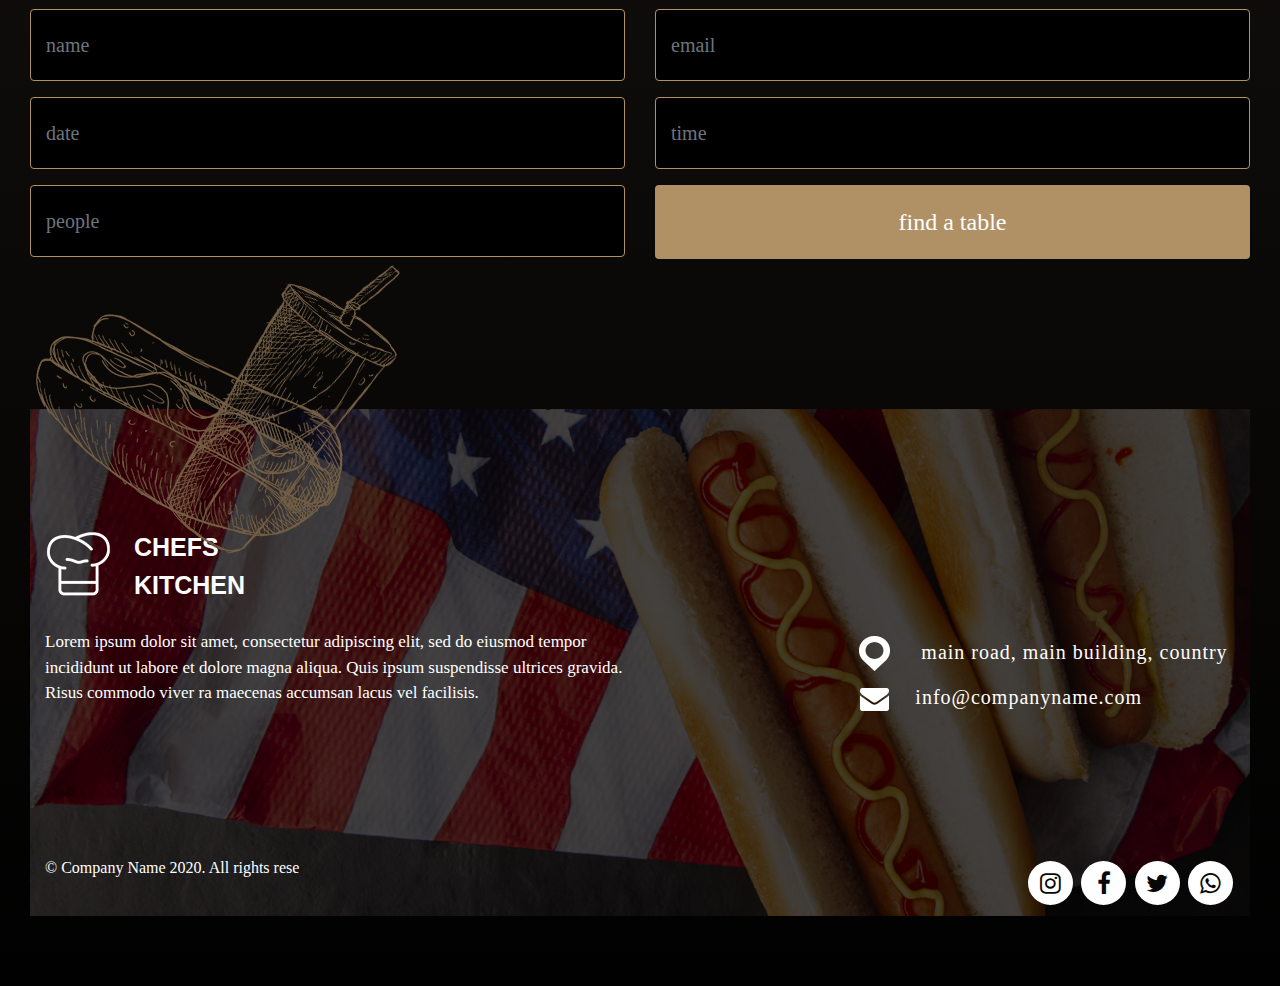
<file: hotdog/index.html>
<!DOCTYPE html>
<html lang="en">
  <head>
    <meta charset="UTF-8" />
    <meta http-equiv="X-UA-Compatible" content="IE=edge" />
    <meta name="viewport" content="width=device-width, initial-scale=1.0" />
    <meta name="description" content="" />
    <meta name="keywords" content="" />
    <title>hotdog</title>

    <link
      rel="stylesheet"
      href="https://maxcdn.bootstrapcdn.com/bootstrap/4.5.2/css/bootstrap.min.css"
    />
    <script src="https://ajax.googleapis.com/ajax/libs/jquery/3.5.1/jquery.min.js"></script>
    <script src="https://cdnjs.cloudflare.com/ajax/libs/popper.js/1.16.0/umd/popper.min.js"></script>
    <script src="https://maxcdn.bootstrapcdn.com/bootstrap/4.5.2/js/bootstrap.min.js"></script>

    <link
      rel="stylesheet"
      href="https://maxst.icons8.com/vue-static/landings/line-awesome/line-awesome/1.1.0/css/line-awesome.min.css"
    />
    <link
      rel="stylesheet"
      href="https://cdnjs.cloudflare.com/ajax/libs/font-awesome/4.7.0/css/font-awesome.min.css"
    />

    <link rel="stylesheet" href="./assets/css/header.css" />
    <link rel="stylesheet" href="./assets/css/style.css" />
    <link rel="stylesheet" href="./assets/css/footer.css" />
  </head>
  <body>
    <!-- start header section -->
    <div class="header__section">
      <div class="container-fluid">
        <div
          id="navbar"
          class="top_bar text-center fixed-top justify-content-end"
        >
          <nav class="navbar navbar-expand-lg">
            <a class="navbar-brand logo" href="#">
              <img src="./assets/img/logo.png" alt="" />&nbsp;
              <div class="float-right logo__title">
                <div>CHEFS</div>
                <div>KITCHEN</div>
              </div>
            </a>
            <button
              class="navbar-toggler"
              type="button"
              data-toggle="collapse"
              data-target="#collapsibleNavbar"
            >
              <span class="line"></span>
              <span class="line"></span>
              <span class="line"></span>
            </button>
            <div
              class="collapse navbar-collapse toggle justify-content-end"
              id="collapsibleNavbar"
            >
              <ul class="navbar-nav">
                <li class="nav-item active">
                  <a class="nav-link font-weight-bold" href="#">home</a>
                </li>
                <li class="nav-item active">
                  <a class="nav-link font-weight-bold" href="#">menu</a>
                </li>
                <li class="nav-item active">
                  <a class="nav-link font-weight-bold" href="#">our story</a>
                </li>
                <li class="nav-item active">
                  <a class="nav-link font-weight-bold" href="#">contact us</a>
                </li>
              </ul>
            </div>
          </nav>
        </div>
      </div>
      <div class="container header__slider">
        <div class="row">
          <div class="col-lg-6 col-xl-5 col-12">
            <div class="header__title container-fluid">
              <div class="title_one">classic</div>
              <div class="title_two">hot dogs</div>
            </div>
            <div class="header__detail container-fluid">
              <div class="row">
                <div class="col-lg-6 col-md-4 col-6 spcial_box">
                  <div class="small_title">special hot dog</div>
                  <div class="small_title">+1 drink+coffee</div>
                  <div class="small_title">
                    <img src="./assets/img/header-icon1.png" alt="" />+
                    <img src="./assets/img/header-icon2.png" alt="" />+
                    <img src="./assets/img/header-icon3.png" alt="" />
                  </div>
                </div>
                <div class="col-lg-6 col-md-4 col-6">
                  <div class="money float-left">$</div>
                  <div class="price float-right">10</div>
                </div>
              </div>
            </div>
          </div>
        </div>
      </div>
    </div>
    <!-- end header section -->

    <!-- start body and footer back -->
    <div class="body__section">
      <div class="container-fluid">
        <div class="first__section">
          <div class="container">
            <div class="first_title text-center">always tasty hot gogs</div>
            <div class="first_sm_title text-center">choose & enjoy</div>
            <div class="first_detail contaienr text-center">
              Lorem ipsum dolor sit amet, consectetur adipiscing elit, sed do
              eiusmod tempor incididunt ut labore et dolore magna aliqua. Quis
              ipsum suspendisse ultrices gravida. Risus commodo viverra maecenas
              accumsan lacus vel facilisis.
            </div>
          </div>
          <div class="row my-5">
            <div class="col-sm-4">
              <div class="hotdog_img">
                <img src="./assets/img/hot-dog1.png" alt="" width="100%" />
              </div>
              <div class="hotdog_title text-center mt-3">lorem ipsum dolor</div>
              <div class="hotdog_detail text-center container mt-2">
                Lorem ipsum dolor sit amet, consectetur adipiscing elit, sed do
              </div>
              <div class="order_btn text-center mt-3">
                <button class="btn btn_order">order now</button>
              </div>
            </div>
            <div class="col-sm-4">
              <div class="hotdog_img">
                <img src="./assets/img/hot-dog2.png" alt="" width="100%" />
              </div>
              <div class="hotdog_title text-center mt-3">lorem ipsum dolor</div>
              <div class="hotdog_detail text-center container mt-2">
                Lorem ipsum dolor sit amet, consectetur adipiscing elit, sed do
              </div>
              <div class="order_btn text-center mt-3">
                <button class="btn btn_order">order now</button>
              </div>
            </div>
            <div class="col-sm-4">
              <div class="hotdog_img">
                <img src="./assets/img/hot-dog1.png" alt="" width="100%" />
              </div>
              <div class="hotdog_title text-center mt-3">lorem ipsum dolor</div>
              <div class="hotdog_detail text-center container mt-2">
                Lorem ipsum dolor sit amet, consectetur adipiscing elit, sed do
              </div>
              <div class="order_btn text-center mt-3">
                <button class="btn btn_order">order now</button>
              </div>
            </div>
          </div>
          <div class="container">
            <div class="row">
              <div class="col-sm-6">
                <img src="./assets/img/bread1.png" alt="" width="100%" />
              </div>
              <div class="col-sm-6">
                <div class="mb-4 mt-1">
                  <img src="./assets/img/bread2-1.png" alt="" width="100%" />
                </div>
                <div>
                  <img src="./assets/img/bread2-2.png" alt="" width="100%" />
                </div>
              </div>
            </div>
          </div>
        </div>
        <div class="two__section">
          <div class="two_title text-center">discover</div>
          <div class="two_sm_title text-center">upcoming events</div>
          <div class="two_detail text-center container mt-4">
            Lorem ipsum dolor sit amet, consectetur adipiscing elit, sed do
            eiusmod tempor incididunt ut labore et dolore magna aliqua. Quis
            ipsum suspendisse ultrices gravida. Risus commodo viverra maecenas
            accumsan lacus vel facilisis.
          </div>
          <div class="container">
            <div id="demo" class="carousel slide" data-ride="carousel">
              <!-- The slideshow -->
              <div class="carousel-inner">
                <div class="carousel-item active">
                  <img src="./assets/img/slider.png" alt="" width="100%" />
                </div>
                <div class="carousel-item">
                  <img src="./assets/img/slider.png" alt="" width="100%" />
                </div>
                <div class="carousel-item">
                  <img src="./assets/img/slider.png" alt="" width="100%" />
                </div>
              </div>

              <!-- Left and right controls -->
              <a class="carousel-control-prev" href="#demo" data-slide="prev">
                <i class="las la-arrow-left"></i>
              </a>
              <a class="carousel-control-next" href="#demo" data-slide="next">
                <i class="las la-arrow-right"></i>
              </a>
            </div>
          </div>
        </div>
        <div class="third__section">
          <div class="third_title text-center">reservation</div>
          <div class="cake_box">
            <img src="./assets/img/shap1.png" width="100%" alt="" />
          </div>
          <div class="third_sm_title text-center">book your table</div>
          <div class="third_form">
            <div class="container-fluid">
              <div class="row">
                <div class="col-sm-4 col-md-6 col-12">
                  <input
                    type="text"
                    class="form-control mt-3"
                    placeholder="name"
                  />
                  <input
                    type="text"
                    class="form-control mt-3"
                    placeholder="date"
                  />
                  <input
                    type="text"
                    class="form-control mt-3"
                    placeholder="people"
                  />
                </div>
                <div class="col-sm-4 col-md-6 col-12">
                  <input
                    type="text"
                    class="form-control mt-3"
                    placeholder="email"
                  />
                  <input
                    type="text"
                    class="form-control mt-3"
                    placeholder="time"
                  />
                  <button class="btn btn-book w-100 mt-3">find a table</button>
                </div>
                <div class="col-sm-4">
                  <div class="hotdog">
                    <img src="./assets/img/shap2.png" alt="" />
                  </div>
                  <div class="juice">
                    <img src="./assets/img/shap3.png" alt="" />
                  </div>
                </div>
              </div>
            </div>
          </div>
        </div>

        <div class="footer__section">
          <div class="container-fluid">
            <div class="footer">
              <div class="container-fluid">
                <div class="row">
                  <div class="col-sm-6 footer_left">
                    <div class="footer_logo">
                      <img src="./assets/img/footer-logo.png" alt="" />&nbsp;
                      <div class="logo__title float-right">
                        <div>CHEFS</div>
                        <div>KITCHEN</div>
                      </div>
                    </div>
                    <div class="footer_detail">
                      Lorem ipsum dolor sit amet, consectetur adipiscing elit,
                      sed do eiusmod tempor incididunt ut labore et dolore magna
                      aliqua. Quis ipsum suspendisse ultrices gravida. Risus
                      commodo viver ra maecenas accumsan lacus vel facilisis.
                    </div>
                  </div>
                  <div class="col-sm-2"></div>
                  <div class="col-sm-4 footer_right">
                    <div>
                      <img src="./assets/img/footer-icon1.png" alt="" />
                      &nbsp;&nbsp;&nbsp; main road, main building, country
                    </div>
                    <div class="mt-2">
                      <img
                        src="./assets/img/footer-icon2.png"
                        alt=""
                      />&nbsp;&nbsp;&nbsp; info@companyname.com
                    </div>
                  </div>
                </div>

                <div class="footer_down">
                  <div class="copy_right">
                    © Company Name 2020. All rights rese
                  </div>
                  <div class="social_icons">
                    <a href=""><i class="fa fa-instagram"></i></a>
                    <a href=""><i class="fa fa-facebook"></i></a>
                    <a href=""><i class="fa fa-twitter"></i></a>
                    <a href=""><i class="fa fa-whatsapp"></i></a>
                  </div>
                </div>
              </div>
            </div>
          </div>
        </div>
      </div>
    </div>
    <!-- end body and footer back -->
  </body>
</html>
</file>
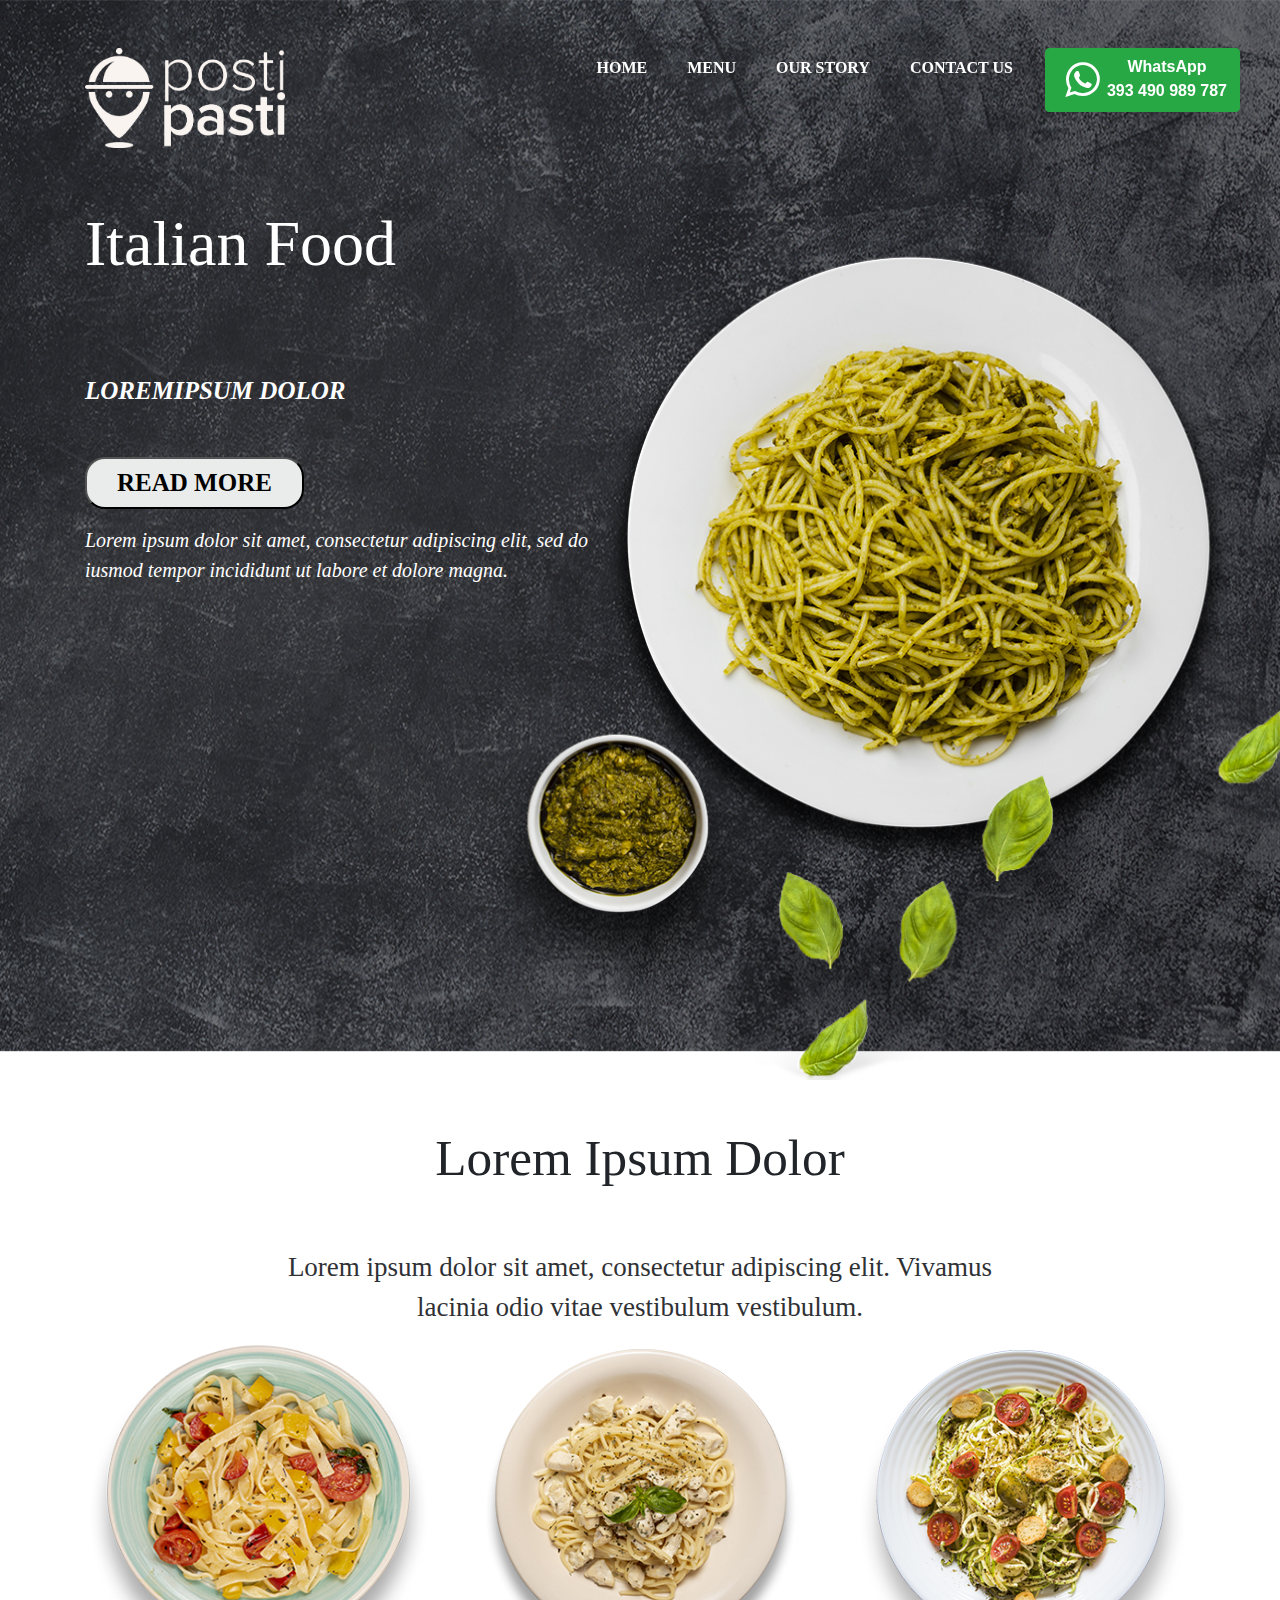
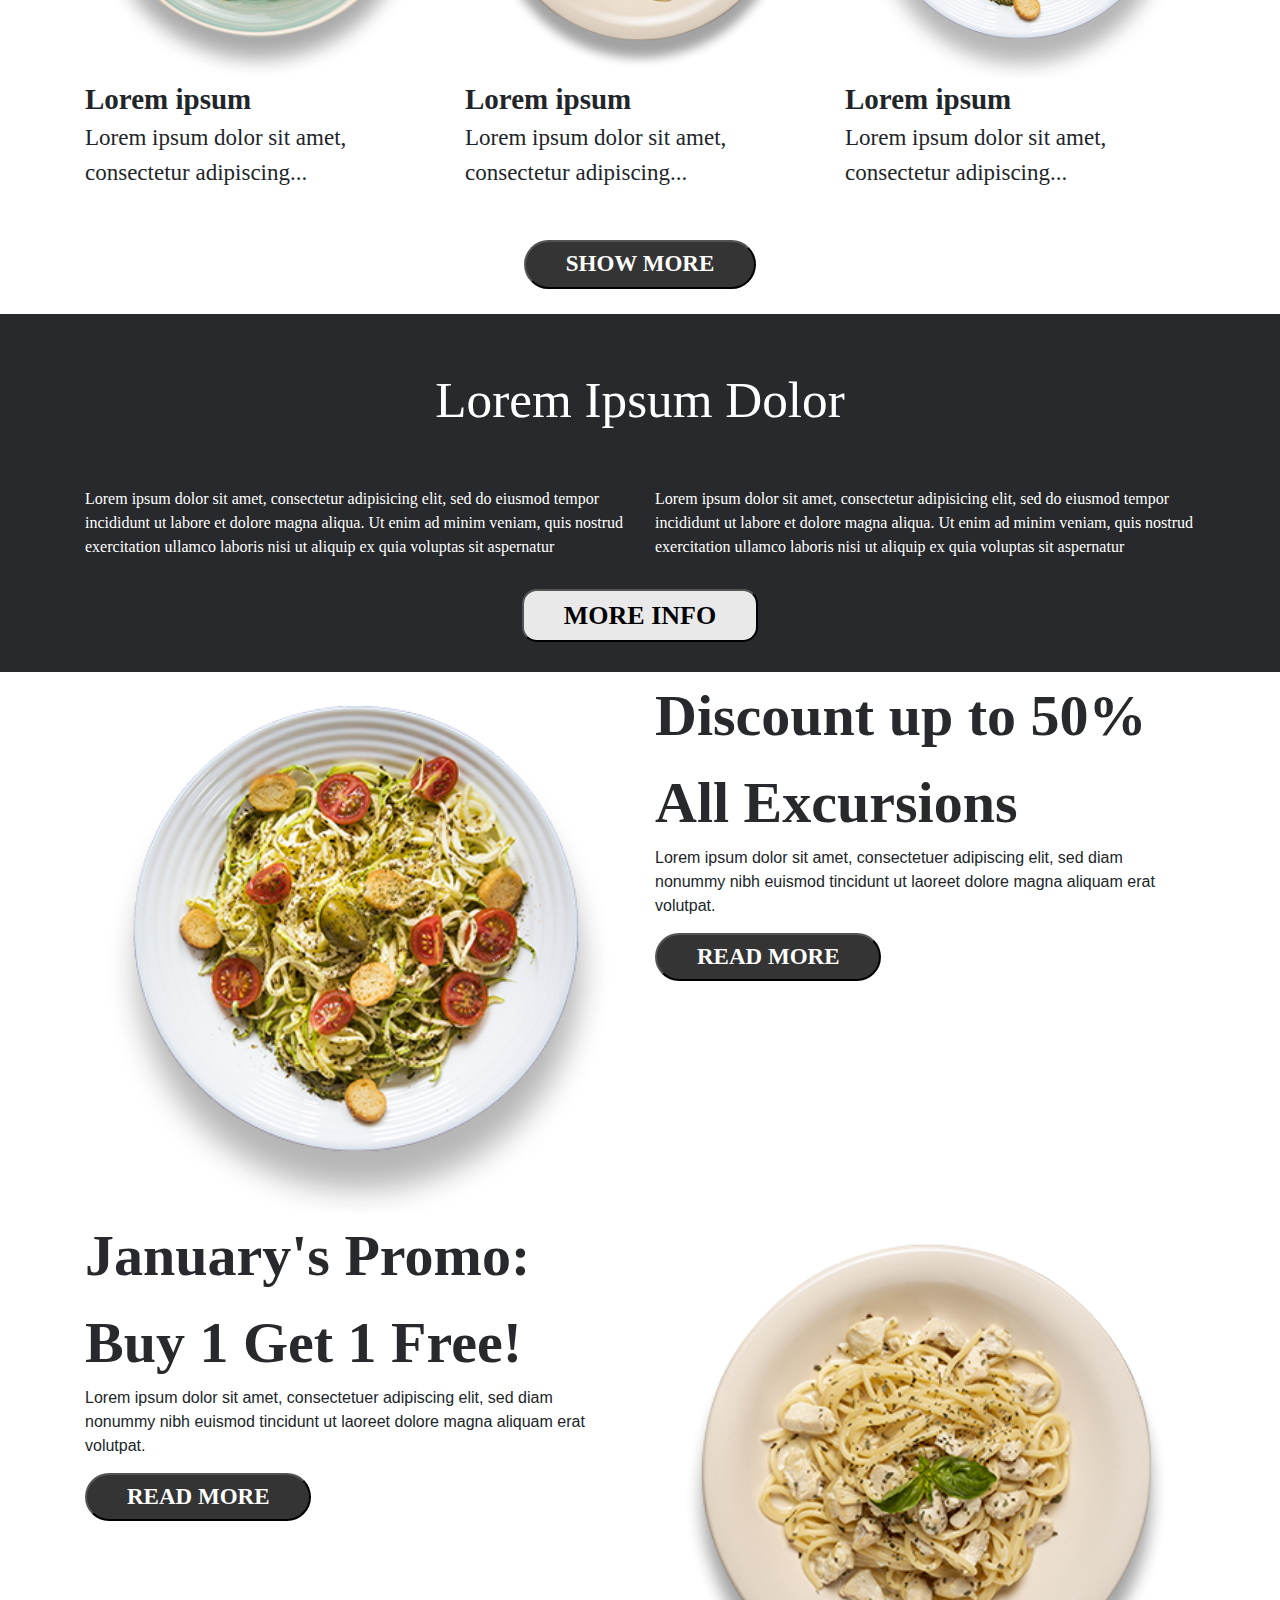
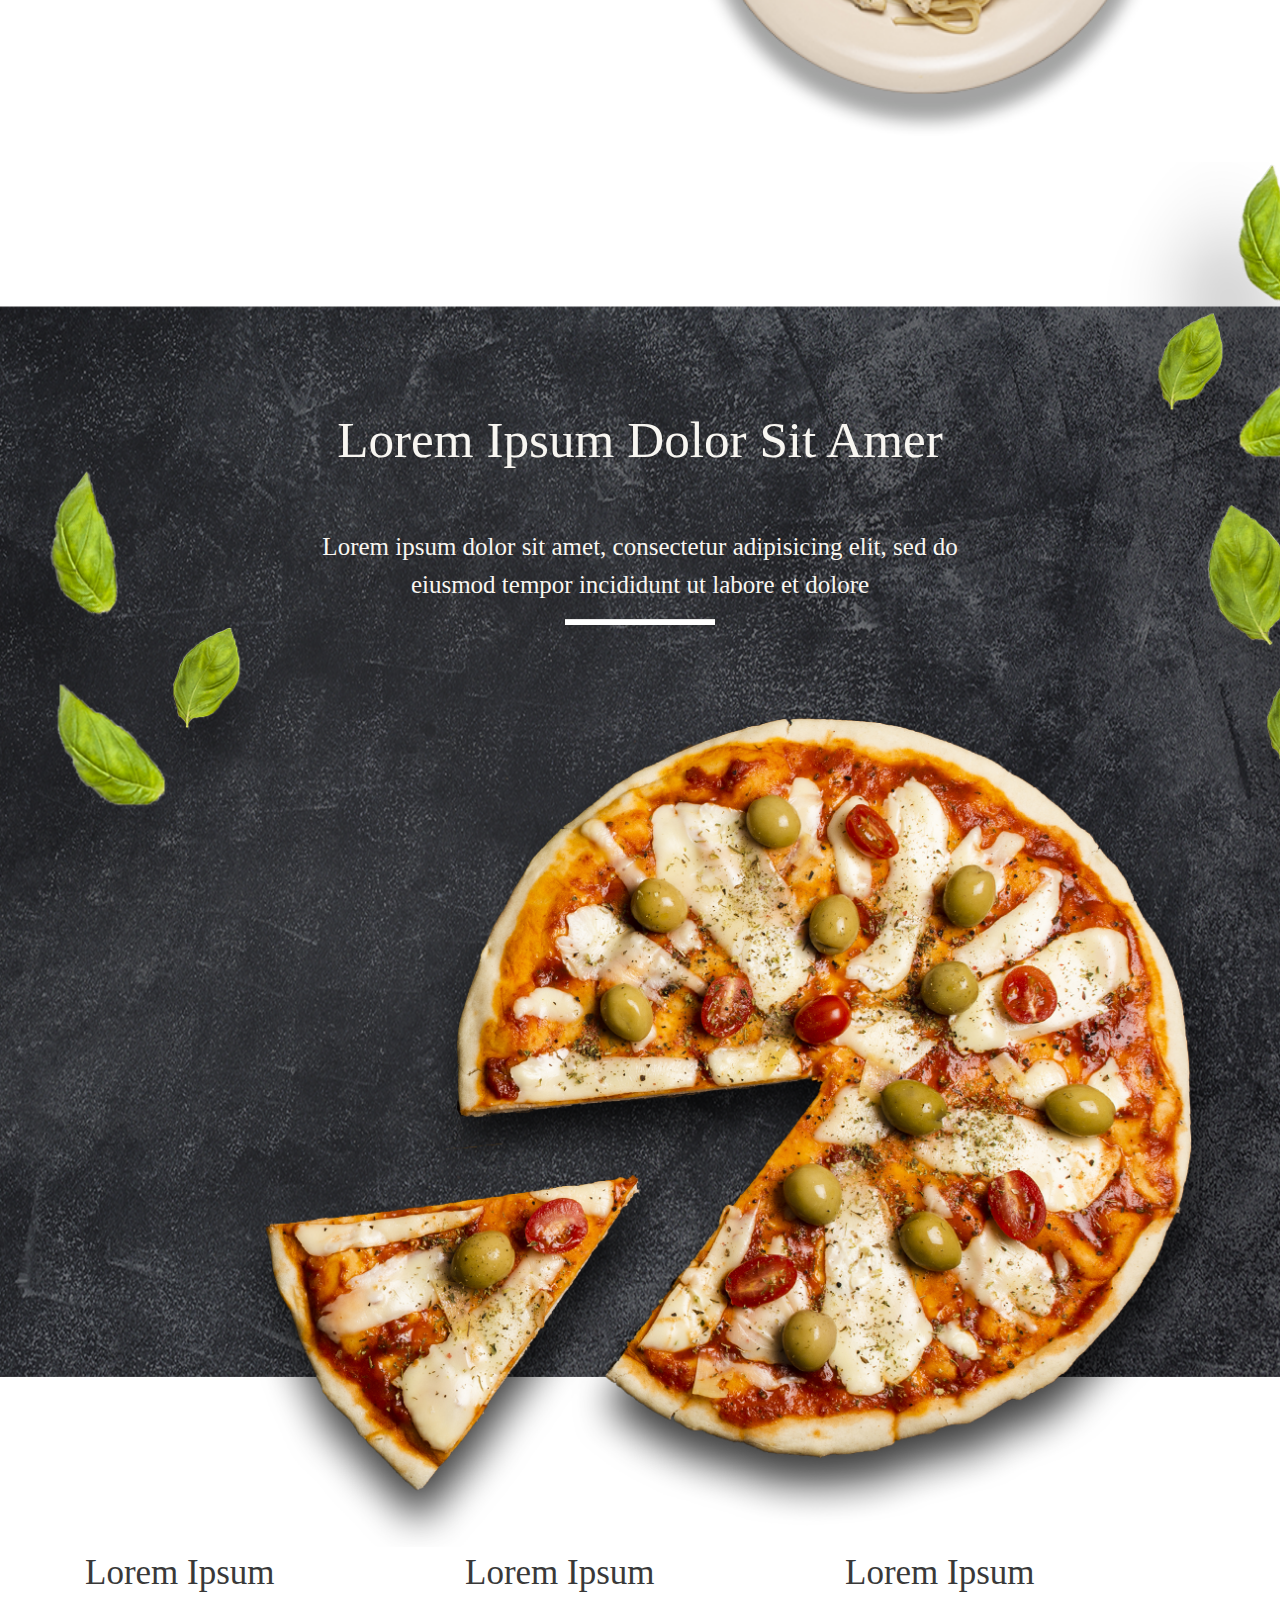
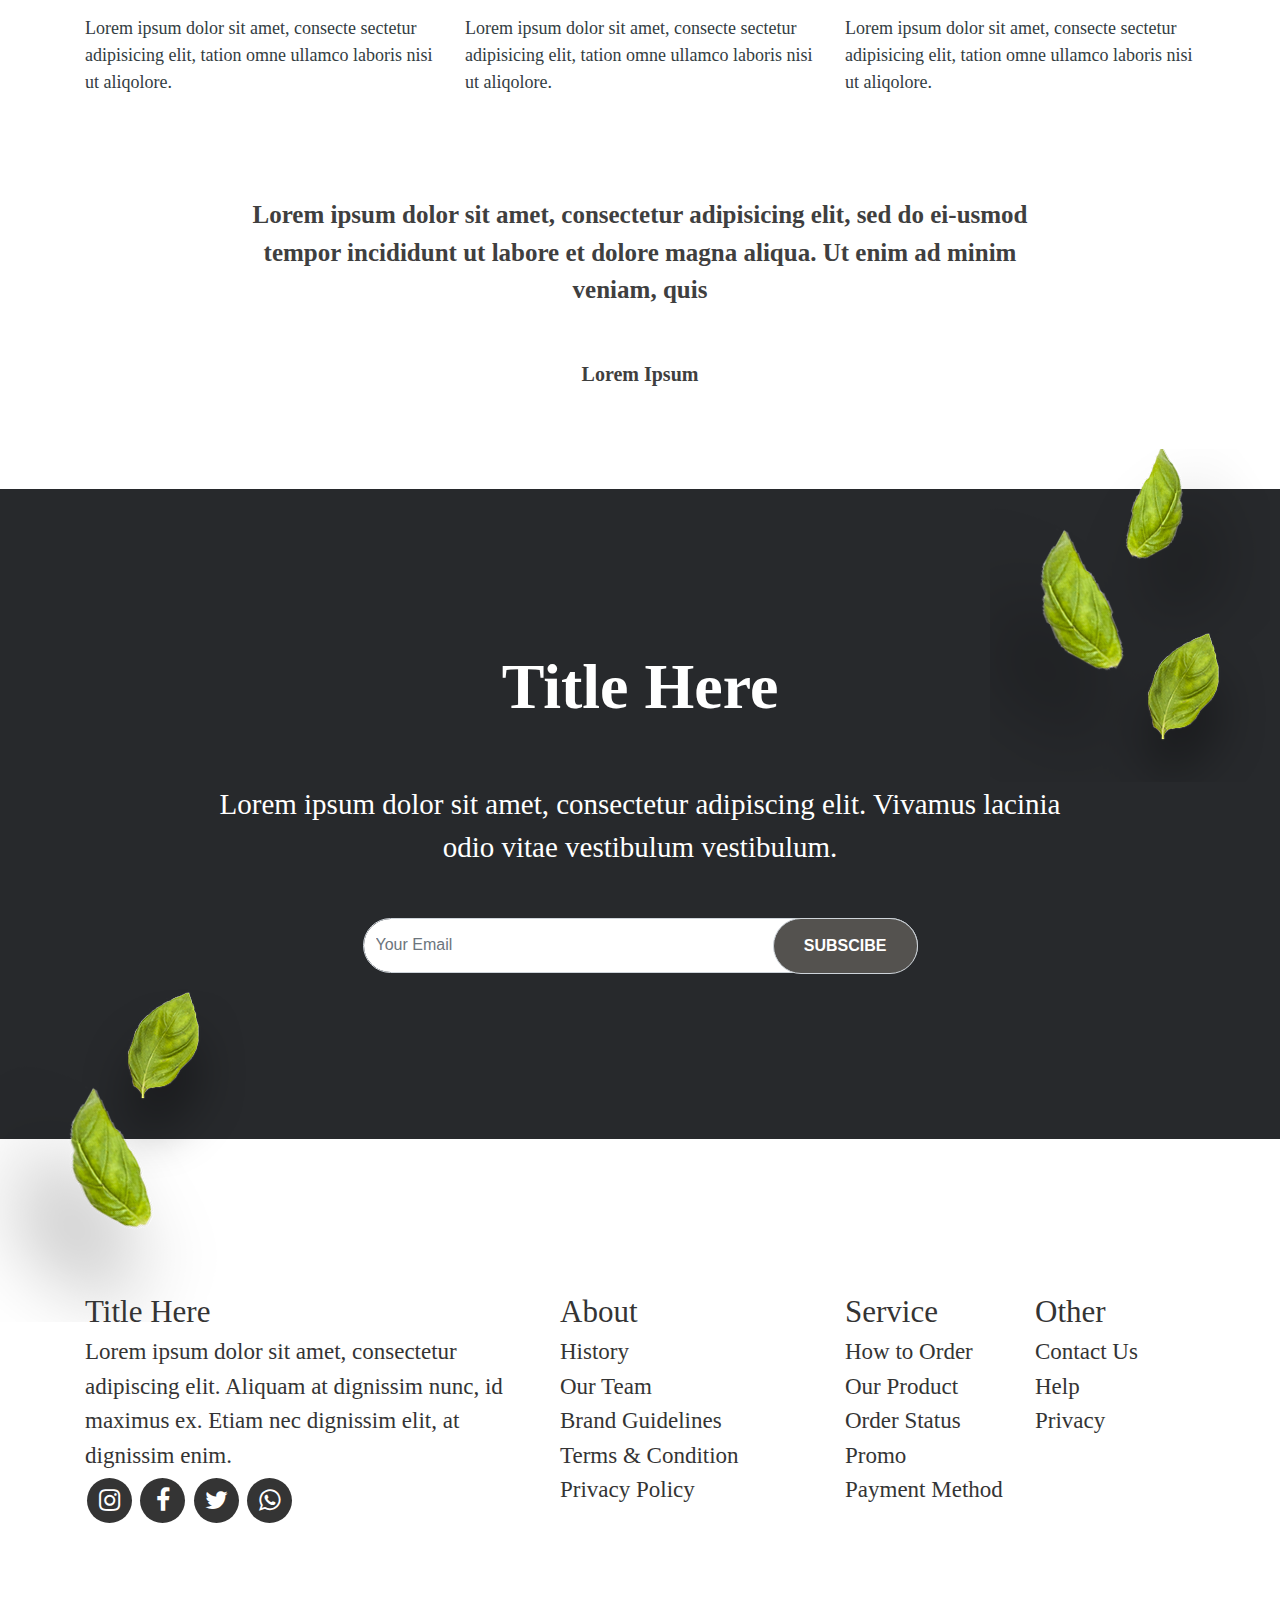
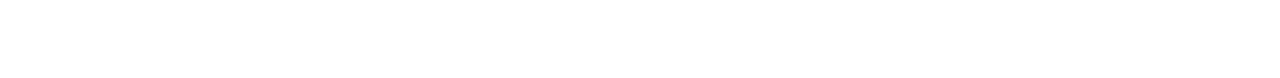
<file: italian-food/index.html>
<!DOCTYPE html>
<html lang="en">
  <head>
    <meta charset="UTF-8" />
    <link rel="shortcut icon" href="./assets/favicon.ico" />
    <meta name="viewport" content="width=device-width, initial-scale=1.0" />
    <meta name="description" content="" />
    <meta name="keywords" content="" />
    <title>Food</title>

    <link
      rel="stylesheet"
      href="https://maxcdn.bootstrapcdn.com/bootstrap/4.5.2/css/bootstrap.min.css"
    />
    <script src="https://ajax.googleapis.com/ajax/libs/jquery/3.5.1/jquery.min.js"></script>
    <script src="https://cdnjs.cloudflare.com/ajax/libs/popper.js/1.16.0/umd/popper.min.js"></script>
    <script src="https://maxcdn.bootstrapcdn.com/bootstrap/4.5.2/js/bootstrap.min.js"></script>

    <link
      rel="stylesheet"
      href="https://cdnjs.cloudflare.com/ajax/libs/font-awesome/4.7.0/css/font-awesome.min.css"
    />

    <link rel="stylesheet" href="./assets/css/header.css" />
    <link rel="stylesheet" href="./assets/css/style.css" />
    <link rel="stylesheet" href="./assets/css/footer.css" />
  </head>
  <body>
    <!-- start header section -->
    <div class="header__section">
      <nav id="navbar" class="navbar navbar-expand-lg fixed-top pt-lg-5 justify-content-end">
        <a class="navbar-brand logo" href="#"></a>
        <button
          class="navbar-toggler"
          type="button"
          data-toggle="collapse"
          data-target="#collapsibleNavbar"
        >
          <span class="line"></span>
          <span class="line"></span>
          <span class="line"></span>
        </button>
        <div
          class="collapse navbar-collapse toggle justify-content-end"
          id="collapsibleNavbar"
        >
          <ul class="navbar-nav">
            <li class="nav-item active">
              <a class="nav-link" href="#">HOME</a>
            </li>
            <li class="nav-item active">
              <a class="nav-link" href="#">MENU</a>
            </li>
            <li class="nav-item active">
              <a class="nav-link" href="#">OUR STORY</a>
            </li>
            <li class="nav-item active">
              <a class="nav-link" href="#">CONTACT US</a>
            </li>
            <li class="nav-item active">
              <button class="btn btn-success">
                <div class="float-left">
                  <i class="fa fa-whatsapp whatsapp-icon"></i>
                </div>
                <div class="float-right font-weight-bold">
                  <div>WhatsApp</div>
                  <div>393 490 989 787</div>
                </div>
              </button>
            </li>
          </ul>
          <!-- <input class="search" type="search" /> -->
        </div>
      </nav>
      <div class="header container">
        <div class="row">
          <div class="col-md-6 col-12">
            <div class="logo">
              <img src="./assets/img/logo.png" alt="" />
            </div>
            <div class="header__title text-white">Italian Food</div>
            <div
              class="header__stitle font-italic text-uppercase font-weight-bold text-white"
            >
              loremipsum dolor
            </div>
            <button class="header__link__btn font-weight-bold text-uppercase">
              read more
            </button>
            <div class="header__detail font-italic text-white">
              Lorem ipsum dolor sit amet, consectetur adipiscing elit, sed do
              iusmod tempor incididunt ut labore et dolore magna.
            </div>
          </div>
        </div>
      </div>
    </div>
    <!-- end header section -->

    <!-- start content section -->
    <div class="content__section__one container">
      <div class="section__one__title text-center">Lorem Ipsum Dolor</div>
      <div class="section__one__detail text-center mx-auto">
        Lorem ipsum dolor sit amet, consectetur adipiscing elit. Vivamus lacinia
        odio vitae vestibulum vestibulum.
      </div>
      <div class="row">
        <div class="col-md-4 col-12">
          <div class="cook__photo">
            <img src="./assets/img/di-1.png" alt="" />
          </div>
          <div class="cook__title font-weight-bold">Lorem ipsum</div>
          <div class="cook__detail">
            Lorem ipsum dolor sit amet, consectetur adipiscing...
          </div>
        </div>
        <div class="col-md-4 col-12">
          <div class="cook__photo">
            <img src="./assets/img/di-2.png" alt="" />
          </div>
          <div class="cook__title font-weight-bold">Lorem ipsum</div>
          <div class="cook__detail">
            Lorem ipsum dolor sit amet, consectetur adipiscing...
          </div>
        </div>
        <div class="col-md-4 col-12">
          <div class="cook__photo">
            <img src="./assets/img/di-3.png" alt="" />
          </div>
          <div class="cook__title font-weight-bold">Lorem ipsum</div>
          <div class="cook__detail">
            Lorem ipsum dolor sit amet, consectetur adipiscing...
          </div>
        </div>
        <div class="container d-flex">
          <button
            class="show__link__btn font-weight-bold text-uppercase text-white mx-auto"
          >
            show more
          </button>
        </div>
      </div>
    </div>

    <div class="content__section__two">
      <div class="container">
        <div class="section__two__title text-white text-center pt-5">
          Lorem Ipsum Dolor
        </div>
        <div class="row pt-5">
          <div class="col-md-6 col-12 text-white section__two__detail">
            Lorem ipsum dolor sit amet, consectetur adipisicing elit, sed do
            eiusmod tempor incididunt ut labore et dolore magna aliqua. Ut enim
            ad minim veniam, quis nostrud exercitation ullamco laboris nisi ut
            aliquip ex quia voluptas sit aspernatur
          </div>
          <div class="col-md-6 col-12 text-white section__two__detail">
            Lorem ipsum dolor sit amet, consectetur adipisicing elit, sed do
            eiusmod tempor incididunt ut labore et dolore magna aliqua. Ut enim
            ad minim veniam, quis nostrud exercitation ullamco laboris nisi ut
            aliquip ex quia voluptas sit aspernatur
          </div>
        </div>
        <div class="container d-flex">
          <button
            class="info__link__btn font-weight-bold text-uppercase mx-auto"
          >
            more info
          </button>
        </div>
      </div>
    </div>

    <div class="content__section__three container">
      <div class="row">
        <div class="col-md-6 col-12">
          <img src="./assets/img/di-3.png" width="100%" alt="" />
        </div>
        <div class="col-md-6 col-12">
          <div class="three__cook__title font-weight-bold">
            Discount up to 50% All Excursions
          </div>
          <div class="three__cook__detail">
            Lorem ipsum dolor sit amet, consectetuer adipiscing elit, sed diam
            nonummy nibh euismod tincidunt ut laoreet dolore magna aliquam erat
            volutpat.
          </div>
          <button
            class="three__link__btn font-weight-bold text-uppercase text-white"
          >
            read more
          </button>
        </div>
      </div>
      <div class="row">
        <div class="col-md-6 col-12 mobile__hide">
          <div class="three__cook__title font-weight-bold">
            January's Promo: Buy 1 Get 1 Free!
          </div>
          <div class="three__cook__detail">
            Lorem ipsum dolor sit amet, consectetuer adipiscing elit, sed diam
            nonummy nibh euismod tincidunt ut laoreet dolore magna aliquam erat
            volutpat.
          </div>
          <button
            class="three__link__btn font-weight-bold text-uppercase text-white"
          >
            read more
          </button>
        </div>
        <div class="col-md-6 col-12">
          <img src="./assets/img/di-2.png" width="100%" alt="" />
        </div>
        <div class="col-md-6 col-12 mobile__show">
          <div class="three__cook__title font-weight-bold">
            January's Promo: Buy 1 Get 1 Free!
          </div>
          <div class="three__cook__detail">
            Lorem ipsum dolor sit amet, consectetuer adipiscing elit, sed diam
            nonummy nibh euismod tincidunt ut laoreet dolore magna aliquam erat
            volutpat.
          </div>
          <button
            class="three__link__btn font-weight-bold text-uppercase text-white"
          >
            read more
          </button>
        </div>
      </div>
    </div>

    <div class="content__four__section">
      <div class="container">
        <div class="four__section__title text-center">
          Lorem Ipsum Dolor Sit Amer
        </div>
        <div class="four__section__detail text-center mx-auto">
          Lorem ipsum dolor sit amet, consectetur adipisicing elit, sed do
          eiusmod tempor incididunt ut labore et dolore
        </div>
        <div class="mx-auto">
          <hr class="line" />
        </div>
      </div>
    </div>

    <div class="content__five__section container">
      <div class="row">
        <div class="col-md-4 col-12 five__row__content">
          <div class="five__title">Lorem Ipsum</div>
          <div class="five__detail mt-3">
            Lorem ipsum dolor sit amet, consecte sectetur adipisicing elit,
            tation omne ullamco laboris nisi ut aliqolore.
          </div>
        </div>
        <div class="col-md-4 col-12 five__row__content">
          <div class="five__title">Lorem Ipsum</div>
          <div class="five__detail mt-3">
            Lorem ipsum dolor sit amet, consecte sectetur adipisicing elit,
            tation omne ullamco laboris nisi ut aliqolore.
          </div>
        </div>
        <div class="col-md-4 col-12 five__row__content">
          <div class="five__title">Lorem Ipsum</div>
          <div class="five__detail mt-3">
            Lorem ipsum dolor sit amet, consecte sectetur adipisicing elit,
            tation omne ullamco laboris nisi ut aliqolore.
          </div>
        </div>
      </div>
      <div class="content__detail text-center font-weight-bold mx-auto">
        Lorem ipsum dolor sit amet, consectetur adipisicing elit, sed do
        ei-usmod tempor incididunt ut labore et dolore magna aliqua. Ut enim ad
        minim veniam, quis
      </div>
      <div class="content__word text-center font-weight-bold">Lorem Ipsum</div>
    </div>

    <div class="content__section__six">
      <div class="up__leaf">
        <img src="./assets/img/leaf1.png" alt="" />
      </div>
      <div class="container">
        <div
          class="content__six__title text-center font-weight-bold text-white"
        >
          Title Here
        </div>
        <div class="content__six__detail text-center mt-5 text-white mx-auto">
          Lorem ipsum dolor sit amet, consectetur adipiscing elit. Vivamus
          lacinia odio vitae vestibulum vestibulum.
        </div>
        <div class="content__six__submit w-50 mx-auto mt-5">
          <div class="input-group mb-3">
            <input
              type="text"
              class="form-control"
              placeholder="Your Email"
              id="mail"
              name="email"
            />
            <div class="input-group-append">
              <span
                class="input-group-text text-uppercase text-white font-weight-bold"
              >
                subscibe
              </span>
            </div>
          </div>
        </div>
      </div>
      <div class="down__leaf">
        <img src="./assets/img/leaf2.png" alt="" />
      </div>
    </div>
    <!-- end content section -->

    <!-- start footer section -->
    <div class="footer__section container">
      <div class="row">
        <div class="col-12 col-md-5">
          <div class="footer__title">Title Here</div>
          <div class="footer__describe">
            Lorem ipsum dolor sit amet, consectetur adipiscing elit. Aliquam at
            dignissim nunc, id maximus ex. Etiam nec dignissim elit, at
            dignissim enim.
          </div>
          <div class="social__icons">
            <a href=""><i class="fa fa-instagram"></i></a>
            <a href=""><i class="fa fa-facebook"></i></a>
            <a href=""><i class="fa fa-twitter"></i></a>
            <a href=""><i class="fa fa-whatsapp footer__whatsapp"></i></a>
          </div>
        </div>
        <div class="col-6 col-md-3">
          <div class="footer__title">About</div>
          <div class="footer__detail">
            <ul>
              <li>History</li>
              <li>Our Team</li>
              <li>Brand Guidelines</li>
              <li>Terms & Condition</li>
              <li>Privacy Policy</li>
            </ul>
          </div>
        </div>
        <div class="col-6 col-md-2">
          <div class="footer__title">Service</div>
          <div class="footer__detail">
            <ul>
              <li>How to Order</li>
              <li>Our Product</li>
              <li>Order Status</li>
              <li>Promo</li>
              <li>Payment Method</li>
            </ul>
          </div>
        </div>
        <div class="col-12 col-md-2">
          <div class="footer__title">Other</div>
          <div class="footer__detail">
            <ul class="other">
              <li>Contact Us</li>
              <li>Help</li>
              <li>Privacy</li>
            </ul>
          </div>
        </div>
      </div>
    </div>
    <!-- end footer section -->
  </body>

  <script>
    window.onscroll = () => {
      const nav = document.querySelector('#navbar')
      if (this.scrollY <= 10) nav.classList.remove('scroll')
      else nav.classList.add('scroll')
    }
  </script>
</html>
</file>
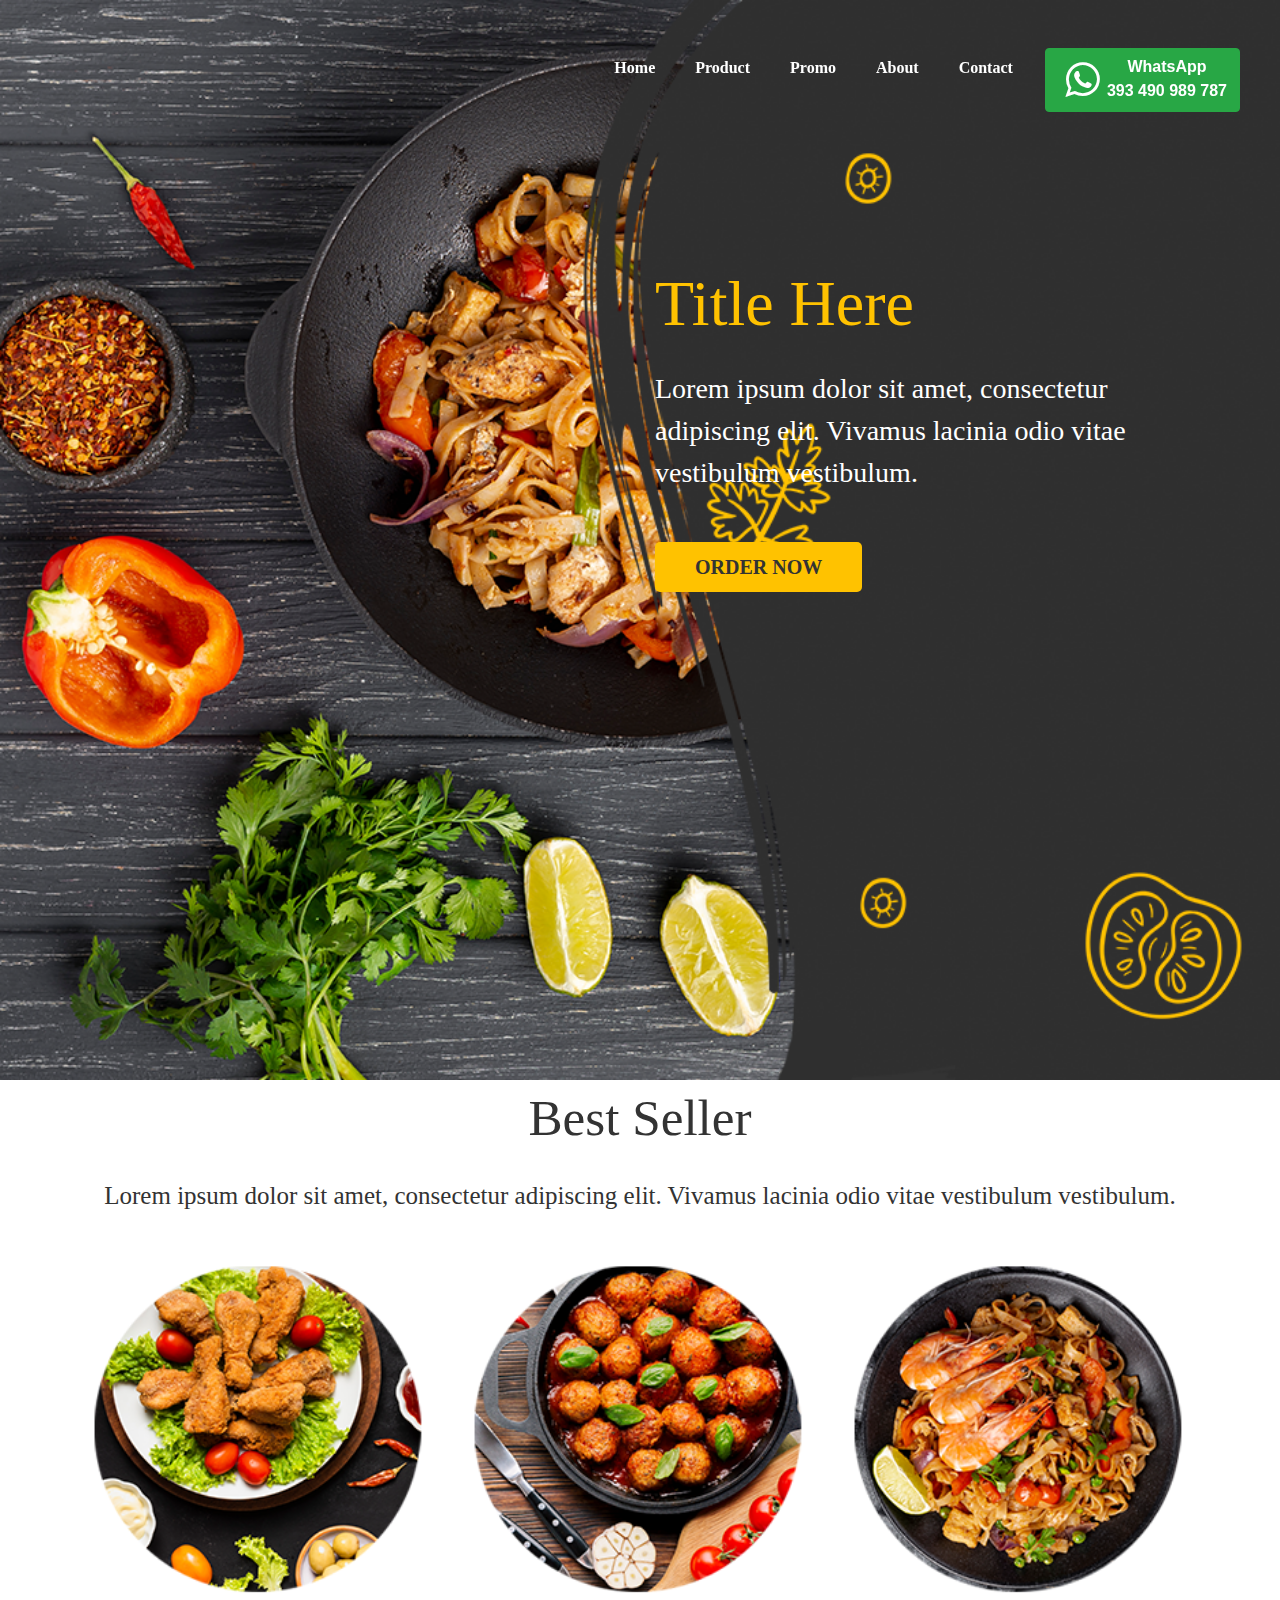
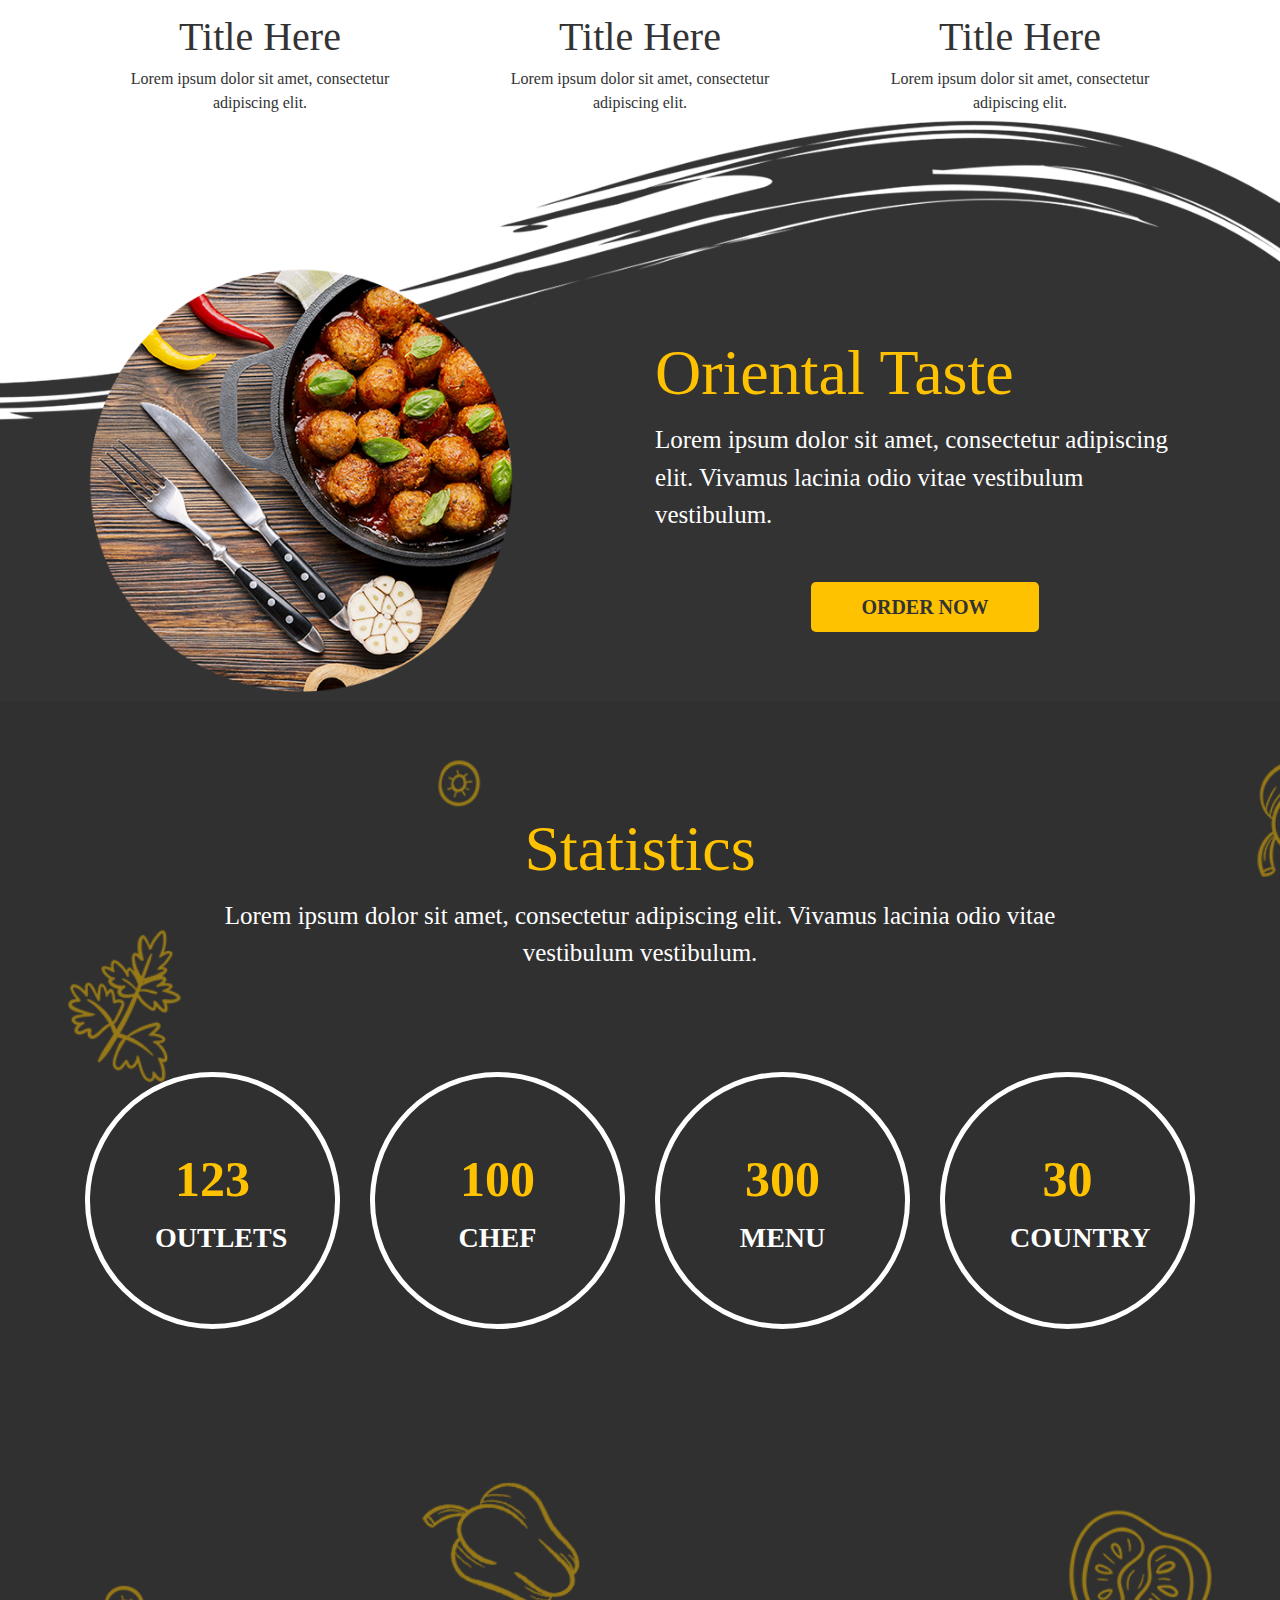
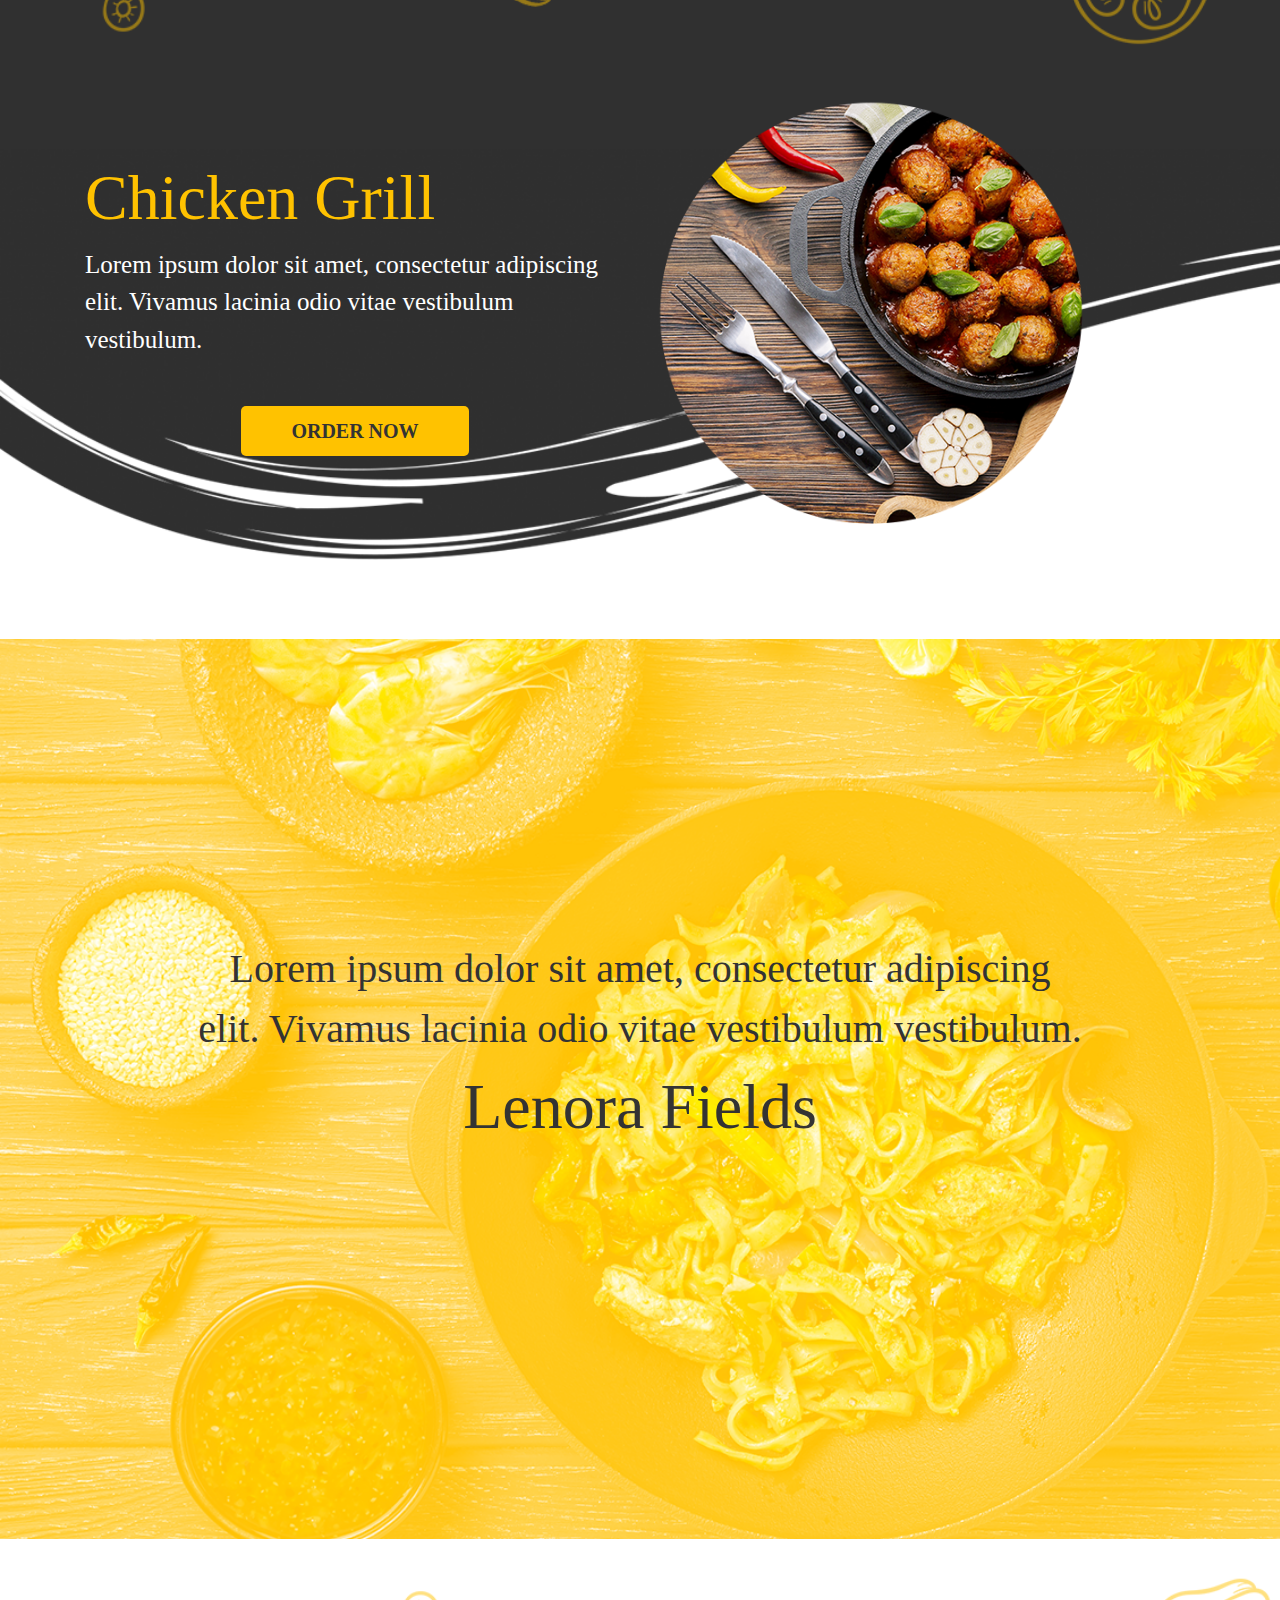
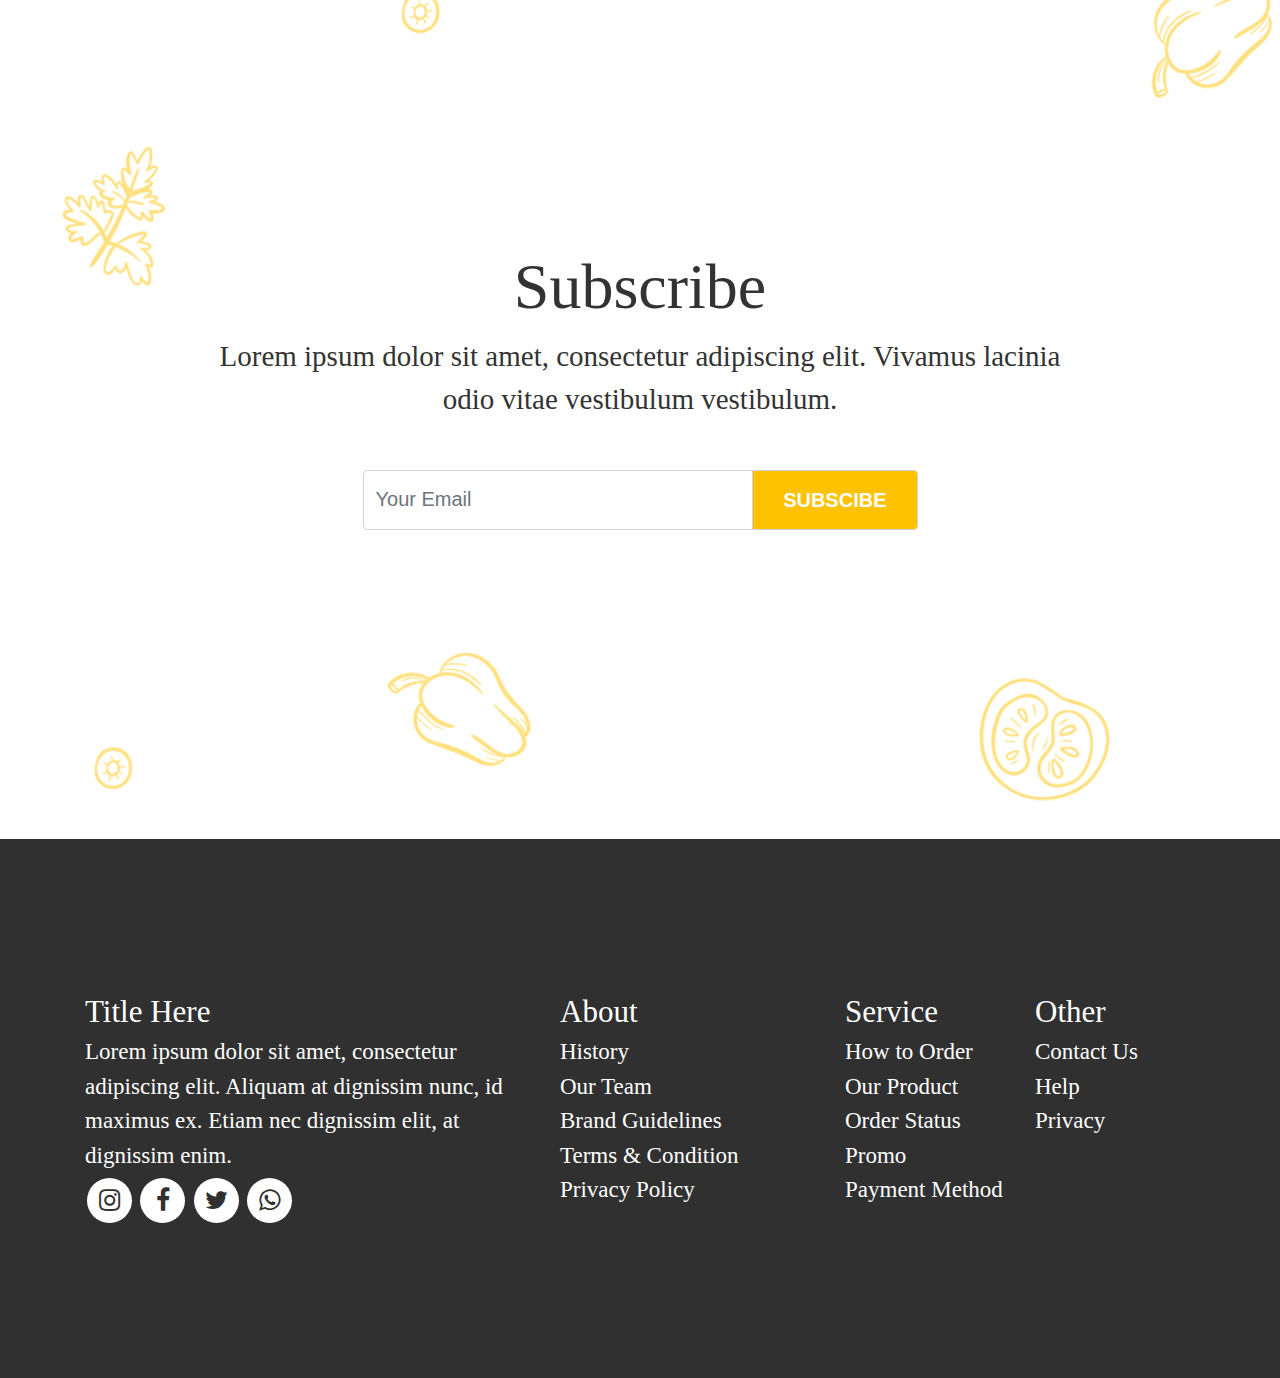
<file: landing(1)/index.html>
<!DOCTYPE html>
<html lang="en">
  <head>
    <meta charset="UTF-8" />
    <link rel="shortcut icon" href="./assets/favicon.ico" />
    <meta name="viewport" content="width=device-width, initial-scale=1.0" />
    <meta name="description" content="" />
    <meta name="keywords" content="" />
    <title>Food</title>

    <link
      rel="stylesheet"
      href="https://maxcdn.bootstrapcdn.com/bootstrap/4.5.2/css/bootstrap.min.css"
    />
    <script src="https://ajax.googleapis.com/ajax/libs/jquery/3.5.1/jquery.min.js"></script>
    <script src="https://cdnjs.cloudflare.com/ajax/libs/popper.js/1.16.0/umd/popper.min.js"></script>
    <script src="https://maxcdn.bootstrapcdn.com/bootstrap/4.5.2/js/bootstrap.min.js"></script>

    <link
      rel="stylesheet"
      href="https://cdnjs.cloudflare.com/ajax/libs/font-awesome/4.7.0/css/font-awesome.min.css"
    />

    <link rel="stylesheet" href="./assets/css/header.css" />
    <link rel="stylesheet" href="./assets/css/style.css" />
    <link rel="stylesheet" href="./assets/css/footer.css" />
  </head>

  <body>
    <!-- start header section -->
    <div class="header__section">
      <nav
        id="navbar"
        class="navbar navbar-expand-lg fixed-top pt-lg-5 justify-content-end"
      >
        <a class="navbar-brand logo" href="#"></a>
        <button
          class="navbar-toggler"
          type="button"
          data-toggle="collapse"
          data-target="#collapsibleNavbar"
        >
          <span class="line"></span>
          <span class="line"></span>
          <span class="line"></span>
        </button>
        <div
          class="collapse navbar-collapse toggle justify-content-end"
          id="collapsibleNavbar"
        >
          <ul class="navbar-nav">
            <li class="nav-item active">
              <a class="nav-link" href="#">Home</a>
            </li>
            <li class="nav-item active">
              <a class="nav-link" href="#">Product</a>
            </li>
            <li class="nav-item active">
              <a class="nav-link" href="#">Promo</a>
            </li>
            <li class="nav-item active">
              <a class="nav-link" href="#">About</a>
            </li>
            <li class="nav-item active">
              <a class="nav-link" href="#">Contact</a>
            </li>
            <li class="nav-item active">
              <button class="btn btn-success">
                <div class="float-left">
                  <i class="fa fa-whatsapp whatsapp-icon"></i>
                </div>
                <div class="float-right font-weight-bold">
                  <div>WhatsApp</div>
                  <div>393 490 989 787</div>
                </div>
              </button>
            </li>
          </ul>
        </div>
      </nav>
      <div class="container">
        <div class="row">
          <div class="col-lg-6 col-md-12"></div>
          <div class="col-lg-6 col-md-12">
            <div class="header__title">Title Here</div>
            <div class="header__detail">
              Lorem ipsum dolor sit amet, consectetur adipiscing elit. Vivamus
              lacinia odio vitae vestibulum vestibulum.
            </div>
            <button class="header__link__btn text-uppercase">order now</button>
          </div>
        </div>
      </div>
    </div>
    <!-- end header section -->

    <!-- start content section -->
    <div class="content__section__one container">
      <div class="section__one__title text-center">Best Seller</div>
      <div class="section__one__detail text-center">
        Lorem ipsum dolor sit amet, consectetur adipiscing elit. Vivamus lacinia
        odio vitae vestibulum vestibulum.
      </div>
      <div class="row">
        <div class="col-md-4">
          <div class="cook__photo">
            <img src="./assets/img/dish-1.png" alt="" />
          </div>
          <div class="cook__title">Title Here</div>
          <div class="cook__detail mx-auto">
            Lorem ipsum dolor sit amet, consectetur adipiscing elit.
          </div>
        </div>
        <div class="col-md-4">
          <div class="cook__photo">
            <img src="./assets/img/dish-2.png" alt="" />
          </div>
          <div class="cook__title">Title Here</div>
          <div class="cook__detail mx-auto">
            Lorem ipsum dolor sit amet, consectetur adipiscing elit.
          </div>
        </div>
        <div class="col-md-4">
          <div class="cook__photo">
            <img src="./assets/img/dish-3.png" alt="" />
          </div>
          <div class="cook__title">Title Here</div>
          <div class="cook__detail mx-auto">
            Lorem ipsum dolor sit amet, consectetur adipiscing elit.
          </div>
        </div>
      </div>
    </div>

    <div class="content__section__two">
      <div class="container">
        <div class="row">
          <div class="col-md-6 col-12 section__two__photo">
            <img src="./assets/img/middle-dish1.png" alt="" />
          </div>
          <div class="col-md-6 col-12 content__two__detail">
            <div class="section__two__title">Oriental Taste</div>
            <div class="section__two__detail text-white">
              Lorem ipsum dolor sit amet, consectetur adipiscing elit. Vivamus
              lacinia odio vitae vestibulum vestibulum.
            </div>
            <div class="d-flex">
              <button class="middle__link__btn text-uppercase mx-auto">
                order now
              </button>
            </div>
          </div>
        </div>
      </div>
    </div>

    <div class="content__section__three">
      <div class="container">
        <div class="section__three__title text-center">Statistics</div>
        <div class="section__three__detail text-center mx-auto">
          Lorem ipsum dolor sit amet, consectetur adipiscing elit. Vivamus
          lacinia odio vitae vestibulum vestibulum.
        </div>
        <div class="row circles">
          <div class="col-md-6 col-lg-3 col-6">
            <div class="circle__num mx-auto">
              <div class="number font-weight-bold text-center">123</div>
              <div
                class="title text-uppercase font-weight-bold text-center text-white"
              >
                outlets
              </div>
            </div>
          </div>
          <div class="col-md-6 col-lg-3 col-6">
            <div class="circle__num mx-auto">
              <div class="number font-weight-bold text-center">100</div>
              <div
                class="title text-uppercase font-weight-bold text-center text-white"
              >
                chef
              </div>
            </div>
          </div>
          <div class="col-md-6 col-lg-3 col-6">
            <div class="circle__num mx-auto">
              <div class="number font-weight-bold text-center">300</div>
              <div
                class="title text-uppercase font-weight-bold text-center text-white"
              >
                menu
              </div>
            </div>
          </div>
          <div class="col-md-6 col-lg-3 col-6">
            <div class="circle__num mx-auto">
              <div class="number font-weight-bold text-center">30</div>
              <div
                class="title text-uppercase font-weight-bold text-center text-white"
              >
                country
              </div>
            </div>
          </div>
        </div>
      </div>
    </div>

    <div class="content__section__four">
      <div class="container">
        <div class="row">
          <div class="col-md-6 col-12 content__two__detail">
            <div class="section__two__title">Chicken Grill</div>
            <div class="section__two__detail text-white">
              Lorem ipsum dolor sit amet, consectetur adipiscing elit. Vivamus
              lacinia odio vitae vestibulum vestibulum.
            </div>
            <div class="d-flex">
              <button class="middle__link__btn text-uppercase mx-auto">
                order now
              </button>
            </div>
          </div>
          <div class="col-md-6 col-12 section__two__photo mt-2">
            <img src="./assets/img/middle-dish1.png" alt="" />
          </div>
        </div>
      </div>
    </div>

    <div class="content__section__five">
      <div class="container">
        <div class="section__five__detail mx-auto text-center">
          Lorem ipsum dolor sit amet, consectetur adipiscing elit. Vivamus
          lacinia odio vitae vestibulum vestibulum.
        </div>
        <div class="section__five__title mx-auto text-center">
          Lenora Fields
        </div>
      </div>
    </div>

    <div class="content__section__six">
      <div class="container">
        <div class="section__six__title text-center">Subscribe</div>
        <div class="section__six__detail text-center mx-auto">
          Lorem ipsum dolor sit amet, consectetur adipiscing elit. Vivamus
          lacinia odio vitae vestibulum vestibulum.
        </div>
        <div class="content__six__submit mx-auto mt-5">
          <div class="input-group mb-3">
            <input
              type="text"
              class="form-control"
              placeholder="Your Email"
              id="mail"
              name="email"
            />
            <div class="input-group-append">
              <span
                class="input-group-text text-uppercase text-white font-weight-bold"
              >
                subscibe
              </span>
            </div>
          </div>
        </div>
      </div>
    </div>
    <!-- end content section -->

    <!-- start footer section -->
    <div class="footer__section">
      <div class="container">
        <div class="row">
          <div class="col-12 col-md-5">
            <div class="footer__title">Title Here</div>
            <div class="footer__describe">
              Lorem ipsum dolor sit amet, consectetur adipiscing elit. Aliquam
              at dignissim nunc, id maximus ex. Etiam nec dignissim elit, at
              dignissim enim.
            </div>
            <div class="social__icons">
              <a href=""><i class="fa fa-instagram"></i></a>
              <a href=""><i class="fa fa-facebook"></i></a>
              <a href=""><i class="fa fa-twitter"></i></a>
              <a href=""><i class="fa fa-whatsapp footer__whatsapp"></i></a>
            </div>
          </div>
          <div class="col-6 col-md-3">
            <div class="footer__title">About</div>
            <div class="footer__detail">
              <ul>
                <li>History</li>
                <li>Our Team</li>
                <li>Brand Guidelines</li>
                <li>Terms & Condition</li>
                <li>Privacy Policy</li>
              </ul>
            </div>
          </div>
          <div class="col-6 col-md-2">
            <div class="footer__title">Service</div>
            <div class="footer__detail">
              <ul>
                <li>How to Order</li>
                <li>Our Product</li>
                <li>Order Status</li>
                <li>Promo</li>
                <li>Payment Method</li>
              </ul>
            </div>
          </div>
          <div class="col-12 col-md-2">
            <div class="footer__title">Other</div>
            <div class="footer__detail">
              <ul class="other">
                <li>Contact Us</li>
                <li>Help</li>
                <li>Privacy</li>
              </ul>
            </div>
          </div>
        </div>
      </div>
    </div>
    <!-- end footer section -->
  </body>

  <script>
    window.onscroll = () => {
      const nav = document.querySelector('#navbar')
      if (this.scrollY <= 10) nav.classList.remove('scroll')
      else nav.classList.add('scroll')
    }
  </script>
</html>
</file>
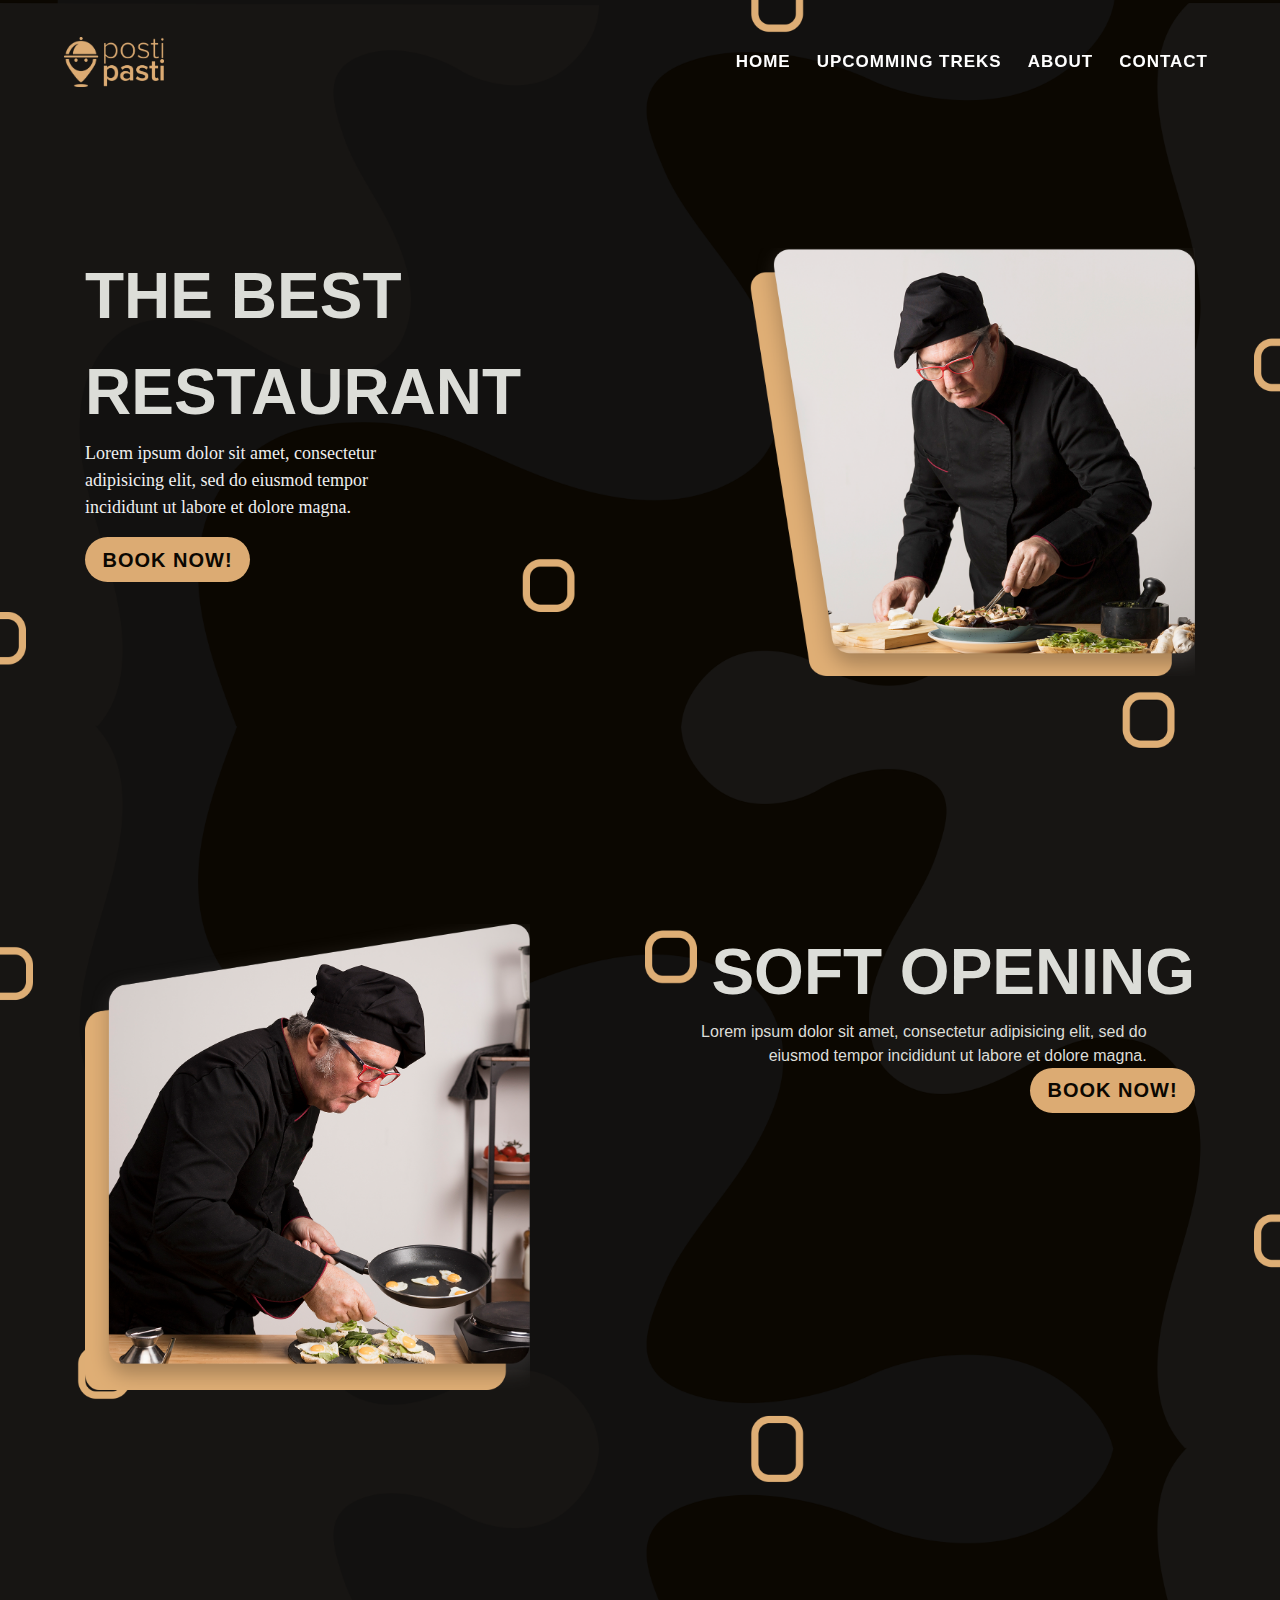
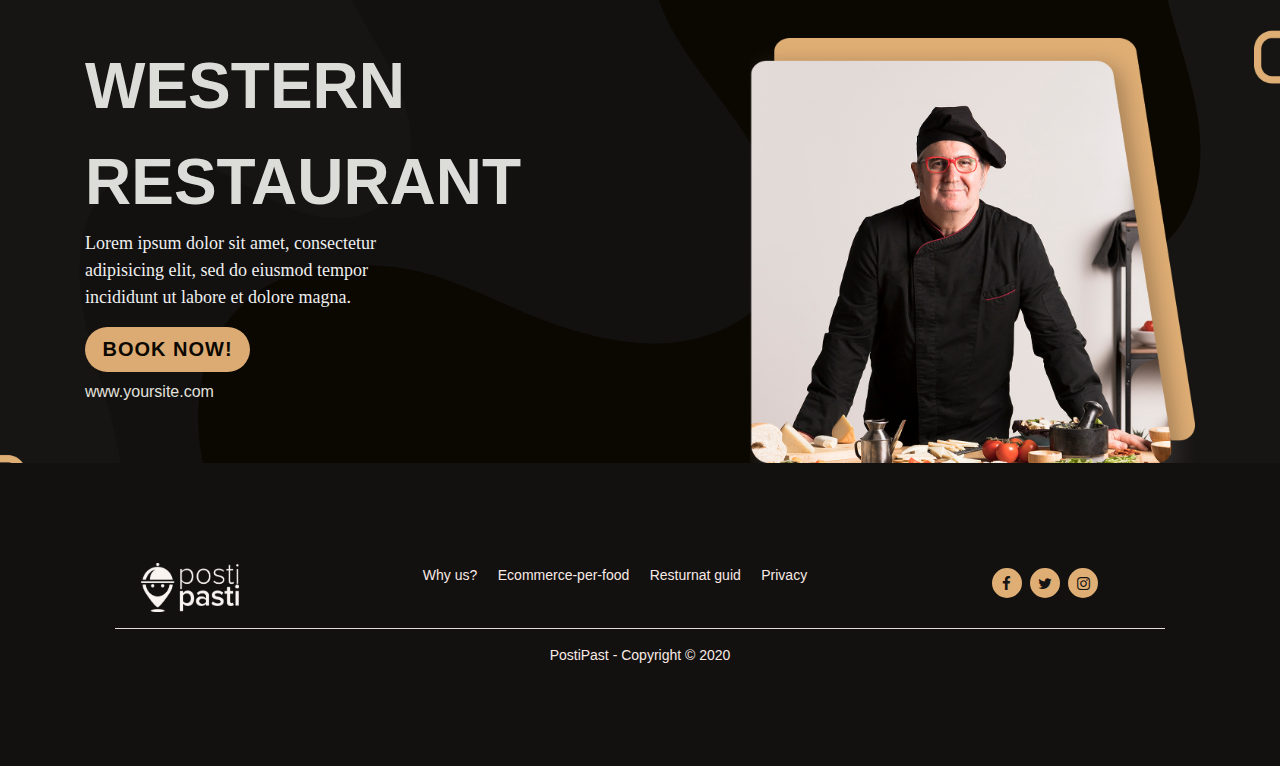
<file: platery/index.html>
<!DOCTYPE html>
<html lang="en">
  <head>
    <meta charset="UTF-8" />
    <link rel="shortcut icon" href="./img/favicon.ico" />
    <meta name="viewport" content="width=device-width, initial-scale=1.0" />
    <meta name="description" content="" />
    <meta name="keywords" content="" />
    <title>platery</title>

    <link
      rel="stylesheet"
      href="https://maxcdn.bootstrapcdn.com/bootstrap/4.5.2/css/bootstrap.min.css"
    />
    <script src="https://ajax.googleapis.com/ajax/libs/jquery/3.5.1/jquery.min.js"></script>
    <script src="https://cdnjs.cloudflare.com/ajax/libs/popper.js/1.16.0/umd/popper.min.js"></script>
    <script src="https://maxcdn.bootstrapcdn.com/bootstrap/4.5.2/js/bootstrap.min.js"></script>

    <link
      rel="stylesheet"
      href="https://cdnjs.cloudflare.com/ajax/libs/font-awesome/4.7.0/css/font-awesome.min.css"
    />

    <style>
      html {
        scroll-behavior: smooth;
      }
      .container-fluid {
        position: relative;
        background-image: url(./img/bg.png);
        background-repeat: no-repeat;
        background-size: cover;
        width: 100%;
      }
      .navbar-nav .nav-item a {
        color: #fff !important;
        font-size: 17px;
        font-weight: bold;
        font-family: sans-serif;
        padding-left: 5px;
        padding-right: 5px;
      }
      .title {
        font-family: "Rubik";
        font-weight: bold;
        font-size: 5vw;
        font-family: sans-serif;
      }
      .detail {
        font-size: 18px;
        font-family: "Poppins";
        color: #efefef;
        width: 50%;
      }
      .btn__style {
        font-weight: bold;
        letter-spacing: 1px;
        background-color: #dcab73;
        border-radius: 50px;
        color: #0b0701;
        width: 165px;
        height: 45px;
        border: none;
        outline-style: none;
        font-size: 20px;
      }
      .btn__style a {
        text-decoration: none;
        color: #0b0701;
      }
      .btn__style:hover {
        text-decoration: none;
        color: #0b0701;
      }
      .body__content {
        padding-top: 200px;
      }
      .logo img {
        width: 100px;
      }
      .text__color {
        color: #dcddd8;
      }
      .nav-link {
        letter-spacing: 1px;
        margin-left: 10px;
      }
      @media screen and (min-width: 992px) {
        .navbar-nav .nav-item a:hover {
          background-color: #dead74;
          border-radius: 10px;
        }
        .navbar-nav .nav-item a:focus {
          background-color: #dead74;
          color: black !important;
          border-radius: 10px;
          outline-style: none;
        }
      }
      @media screen and (max-width: 992px) {
        .navbar-nav {
          text-align: right;
        }
      }
      @media screen and (max-width: 769px) {
        .icons {
          margin-left: 30px;
          padding-top: 10px;
        }
        .detail {
          width: 100%;
        }
        .logo__icon {
          display: none;
        }
        .logo img {
          width: 50px;
        }
        .footer__social {
          text-align: center;
        }
      }
      @media screen and (min-width: 769px) {
        .icons {
          position: absolute;
          right: 0;
          margin-left: 30px;
          padding-top: 10px;
        }
        .detail {
          width: 56%;
        }
        .detail2 {
          width: 79%;
          margin: 0 0 0 85px;
        }
        .logo__mobile {
          display: none;
        }
      }
      @media screen and (max-width: 500px) {
        .logo__icon {
          display: none;
        }
        .detail {
          width: 100%;
        }
        .logo img {
          width: 50px;
        }

        .footer__content .footer__link li {
          display: block;
          text-align: left;
        }
        .footer__logo img {
          width: 35%;
          margin-bottom: 10px;
        }
        .footer__content .footer__link li {
          display: grid;
          text-align: center;
          padding: 0 !important;
        }
        .footer__content .footer__link {
          padding: 0 !important;
        }
        .text__detail {
          margin: 0 !important;
          line-height: 22px;
        }
        .btn__area {
          margin: 5px 0 0 0 !important;
        }
      }
      @media screen and (min-width: 500px) {
        .footer__logo img {
          width: 65%;
        }
        .footer__social {
          text-align: center;
        }
      }
      @media screen and (max-width: 488px) {
        .footer__logo img {
          width: 35%;
        }
        .footer__link {
          font-size: 12px;
          padding: 0 !important;
        }
        .footer__down {
          font-size: 12px;
        }
        .detail {
          font-size: 12px;
        }
        .detail2 {
          font-size: 12px;
        }
        .btn__style {
          height: 35px;
          font-size: 12px;
          width: 120px;
        }
      }
      .navbar-toggler {
        width: 50px;
        height: 35px;
        background-color: #2a3031;
      }
      .navbar-toggler .line {
        width: 100%;
        height: 2px;
        float: left;
        background-color: #eee9e4;
        margin-bottom: 5px;
      }

      .fa {
        padding: 8px;
        font-size: 15px;
        width: 30px;
        height: 30px;
        text-align: center;
        text-decoration: none;
        margin: 5px 2px;
        border-radius: 50%;
      }
      .fa:hover {
        opacity: 0.7;
      }
      .fa-facebook {
        background: #dfae75;
        color: #171513;
      }

      .fa-twitter {
        background: #dfae75;
        color: #171513;
      }
      .fa-instagram {
        background: #dfae75;
        color: #171513;
      }
      .site__name {
        text-decoration: none;
        color: #e2e1dd;
      }
      .site__name:hover {
        text-decoration: none;
        color: #e2e1dd;
      }

      hr {
        background-color: #fdf8f6;
      }

      .footer {
        padding: 100px;
        background-color: #121110;
      }
      .footer__content ul li {
        display: inline;
      }
      .footer__content ul li a {
        font-size: 14px;
        text-decoration: none;
        color: #f9eae5;
      }
      .footer__content ul li a:focus {
        text-decoration: none;
        color: #f9eae5;
      }
      .footer__down {
        color: #f9eae5;
        font-size: 14px;
      }
    </style>
  </head>
  <body data-spy="scroll" data-target=".navbar" data-offset="50">
    <nav class="navbar navbar-expand-lg fixed-top mt-md-4 mx-md-5">
      <a class="navbar-brand logo" href="#">
        <img class="logo__icon" src="./img/logo.png" alt="logo" />
        <img class="logo__mobile" src="./img/mobile_logo.png" alt="logo" />
      </a>
      <button
        class="navbar-toggler"
        type="button"
        data-toggle="collapse"
        data-target="#collapsibleNavbar"
      >
        <span class="line"></span>
        <span class="line"></span>
        <span class="line"></span>
      </button>
      <div
        class="collapse navbar-collapse toggle justify-content-end"
        id="collapsibleNavbar"
      >
        <ul class="navbar-nav">
          <li class="nav-item">
            <a class="nav-link" href="#section1">HOME</a>
          </li>
          <li class="nav-item">
            <a class="nav-link" href="#section2">UPCOMMING TREKS</a>
          </li>
          <li class="nav-item">
            <a class="nav-link" href="#section3">ABOUT</a>
          </li>
          <li class="nav-item">
            <a class="nav-link" href="#section1">CONTACT</a>
          </li>
        </ul>
      </div>
    </nav>
    <div class="container-fluid">
    <div id="section1" class="body__content text__color">
      <div class="container mt-5">
        <div class="row">
          <div class="col-7 col-md-7">
            <div class="title">THE BEST RESTAURANT</div>
            <p class="detail">
              Lorem ipsum dolor sit amet, consectetur adipisicing elit, sed do
              eiusmod tempor incididunt ut labore et dolore magna.
            </p>
            <button class="px-3 btn__style"><a href="https://postipasti.it/merchantsignup">BOOK NOW!</a></button>
          </div>
          <div class="col-5 col-md-5">
            <img src="./img/chef_1.png" width="100%" alt="" />
          </div>
        </div>
      </div>
    </div>
    <div id="section2" class="body__content text__color">
      <div class="container mt-5">
        <div class="row">
          <div class="col-5 col-md-5">
            <img src="./img/chef_2.png" width="100%" alt="" />
          </div>
          <div class="col-6 col-md-7 text-right">
            <div class="title">SOFT OPENING</div>
            <p class="detail2">
              Lorem ipsum dolor sit amet, consectetur adipisicing elit, sed do
              eiusmod tempor incididunt ut labore et dolore magna.
            </p>
            <button class="px-3 btn__style"><a href="https://postipasti.it/merchantsignup">BOOK NOW!</a></button>
          </div>
        </div>
      </div>
    </div>
    <div id="section3" class="body__content text__color">
      <div class="container mt-5">
        <div class="row">
          <div class="col-7 col-md-7">
            <div class="title">WESTERN RESTAURANT</div>
            <p class="detail">
              Lorem ipsum dolor sit amet, consectetur adipisicing elit, sed do
              eiusmod tempor incididunt ut labore et dolore magna.
            </p>
            <button class="px-3 btn__style"><a href="https://postipasti.it/merchantsignup">BOOK NOW!</a></button>
            <p class="mt-2">
              <a class="site__name" href="">www.yoursite.com</a>
            </p>
          </div>
          <div class="col-5 col-lg-5">
            <img src="./img/chef_3.png" width="100%" alt="" />
          </div>
        </div>
      </div>
    </div>
    </div>
    <div class="footer">
      <div class="footer__up container">
        <div class="row">
          <div class="col-12 col-sm-2 footer__logo text-center">
            <img src="./img/footer_logo.png" alt="" />
          </div>
          <div class="col-12 col-sm-7 footer__content">
            <ul class="footer__link text-center">
              <li class="pr-3">
                <a href="">Why us?</a>
              </li>
              <li class="pr-3">
                <a href="">Ecommerce-per-food</a>
              </li>
              <li class="pr-3">
                <a href="">Resturnat guid</a>
              </li>
              <li>
                <a href="">Privacy</a>
              </li>
            </ul>
          </div>
          <div class="col-12 col-sm-3 footer__social">
            <a href=""><i class="fa fa-facebook"></i></a>
            <a href=""><i class="fa fa-twitter"></i></a>
            <a href=""><i class="fa fa-instagram"></i></a>
        </div>
      </div>
      <hr/>
      <div class="footer__down container text-center">
        PostiPast - Copyright © 2020
      </div>
    </div>
  </body>
  <script>
    $(document).ready(function () {
      $(".nav-item").click(function () {
        $(".toggle").addClass("collapsed");
        $(".toggle").removeClass("show");
        $(".navbar-toggler").addClass("collapsed");
      });
    });
  </script>
</html>
</file>
<file: foodie/assets/css/header.css>
.header__section {
  background-image: url(../img/header.png);
  background-repeat: no-repeat;
  background-size: cover;
  padding-bottom: 50px;
}
.header__describe {
  padding-top: 320px;
}
.header__title {
  font-family: "Grand Hotel";
  font-size: 8vw;
}
.header__detail {
  font-family: "Lato";
  font-size: 30px;
}
.btn-order {
  background-color: white;
  border-radius: 50px;
  padding: 10px 50px;
  color: #e8565e;
  font-size: 26px;
}
.btn-order:hover {
  color: #e8565e;
}

.scroll {
  background-color: #e8565d85;
}
.navbar-toggler {
  width: 50px;
  height: 35px;
  background-color: #e8565d83;
}
.navbar-toggler .line {
  width: 100%;
  height: 2px;
  float: left;
  background-color: #eee9e4;
  margin-bottom: 5px;
}
.navbar-nav .nav-item .nav-link {
  font-family: "Lato";
  font-size: 25px;
}
.navbar-brand {
  color: white;
  font-weight: bold;
  font-size: 35px;
}
.navbar-brand:hover {
  color: white;
  font-weight: bold;
  font-size: 35px;
}

@media screen and (max-width: 768px) {
  .header__title {
    font-size: 80px;
  }
  .header__detail {
    font-size: 20px;
  }
  .btn-order {
    font-size: 16px;
  }
}

@media screen and (max-width: 425px) {
  .navbar-nav .nav-item .nav-link {
    font-size: 18px;
  }
  .navbar-brand {
    font-size: 25px;
  }
  .navbar-brand img {
    width: 50px;
  }
}

@media screen and (min-width: 999px) {
  .mobile__logo {
    display: none;
  }
}

@media screen and (max-width: 999px) {
  .desktop__logo {
    display: none;
  }
}
</file>
<file: foodie/assets/css/style.css>
.first__section {
  background-image: url(../img/back2.png);
  background-repeat: no-repeat;
  background-size: cover;
}
.first__title {
  font-family: "Grand Hotel";
  color: #e8565e;
  font-size: 6vw;
}
.first__detail {
  font-family: "Lato";
  color: #333333;
  font-size: 30px;
}
.first__foods {
  padding-bottom: 50px;
}
.food__title {
  font-family: "Grand Hotel";
  color: #e8565e;
  font-size: 48px;
}
.food__detail {
  font-family: "Lato";
  font-size: 22px;
}

.two__section {
  background-image: url(../img/back3.png);
  background-repeat: no-repeat;
  background-size: cover;
  padding: 50px 0;
}
.two__title {
  font-family: "Grand Hotel";
  font-size: 6vw;
}
.two__detail {
  font-family: "Lato";
  font-size: 30px;
}
.two__third {
  padding-top: 30px;
}
.intergrate {
  border: 6px;
  border-style: dotted;
  font-family: "Lato";
  border-radius: 50%;
  height: 240px;
  width: 70%;
}
.static__num {
  font-size: 60px;
}
.static__title {
  font-size: 48px;
}
.third__section {
  background-color: #eee6cc;
}
.third__title {
  font-family: "Grand Hotel";
  font-size: 6vw;
  color: #e8565e;
}
.third__detail {
  font-family: "Lato";
  font-size: 30px;
}
.third__footer {
  padding-bottom: 50px;
}
.menu__name {
  font-family: "Grand Hotel";
  font-size: 45px;
  color: #e8565e;
}
.menu__detail {
  font-size: 19px;
}

.four__left {
  /* background-image: url(../img/back5.png);
  background-repeat: no-repeat;
  background-size: cover; */
  /* padding-left: 0px; */
}
.four__right {
  background-color: #faf5e4;
}
.four__title {
  font-family: "Grand Hotel";
  color: #e8565e;
  font-size: 6vw;
}
.four__detail {
  font-family: "Lato";
  font-size: 30px;
  color: #333333;
  padding-bottom: 25px;
}
.btn-order-full {
  background-color: #e8565e;
  border-radius: 50px;
  padding: 10px 50px;
  color: #ffffff;
  font-size: 26px;
}
.pasta {
  margin-top: 200px;
}
.btn-order-full:hover {
  color: #ffffff;
}

.five__section {
  background-color: #eee6cc;
}
.five__title {
  font-family: "Grand Hotel";
  color: #e8565e;
  font-size: 6vw;
}
.five__detail {
  font-family: "Lato";
  font-size: 30px;
  color: #333333;
}
.package__card {
  background-color: #faf5e4;
  padding-top: 40px;
  padding-bottom: 40px;
}
.package__title {
  font-family: "Grand Hotel";
  font-size: 3vw;
  color: #e8565e;
}
.package__detail {
  font-family: "Lato";
  font-size: 20px;
}
.btn-price {
  background-color: #e8565e;
  font-family: "Lato";
  border-radius: 50px;
  color: #ffffff;
  font-size: 25px;
  width: 100%;
}
.btn-price:hover {
  color: #ffffff;
}

.six__section {
  background-image: url(../img/back4.png);
  background-repeat: no-repeat;
  background-size: cover;
  padding: 30px 0;
}
.chef__detail {
  font-family: "Lato";
  font-size: 40px;
}
.chef__title {
  font-family: "Grand Hotel";
  font-size: 6vw;
  color: #e8565e;
}

.seven__section {
  background-color: #faf5e4;
}

.sev__title {
  font-family: "Grand Hotel";
  font-size: 6vw;
  color: #e8565e;
}
.sev__detail {
  font-family: "Lato";
  font-size: 25px;
  color: #333333;
  padding-bottom: 30px;
}
.sev__sub {
  padding-bottom: 100px;
}

.input-group .form-control {
  border-radius: 50px !important;
  height: 48px;
  width: 400px;
}
.input-group-append {
  position: absolute;
  right: 0;
}
.input-group-text {
  border-radius: 50px !important;
  background-color: #eb4d55;
  padding: 11px 40px;
  z-index: 200;
}

@media screen and (max-width: 768px) {
  .pasta {
    margin-top: 100px;
  }
  .intergrate {
    border: 6px;
    border-style: dotted;
    font-family: "Lato";
    border-radius: 50%;
    height: 230px;
    width: 100%;
  }
  .package__title {
    font-size: 32px;
  }
}

@media screen and (max-width: 425px) {
  .first__title {
    font-size: 36px;
    padding-top: 20px;
  }
  .first__detail {
    font-size: 20px;
  }
  .food__title {
    font-size: 30px;
  }
  .food__detail {
    font-size: 20px;
  }
  .two__title {
    font-size: 36px;
  }
  .two__detail {
    font-size: 20px;
  }
  .intergrate {
    border: 6px;
    border-style: dotted;
    font-family: "Lato";
    border-radius: 50%;
    height: 230px;
    width: 68%;
    margin: 0 auto;
    margin-top: 10px;
  }
  .third__title {
    font-size: 36px;
  }
  .third__detail {
    font-size: 20px;
  }
  .menu__image,
  .menu__name {
    text-align: center;
  }
  .four__title {
    font-size: 36px;
    text-align: center;
  }
  .four__detail {
    font-size: 20px;
  }
  .btn-order-full {
    font-size: 16px;
    width: 100%;
  }
  .four__button {
    margin-bottom: 15px;
  }
  .five__title {
    font-size: 36px;
  }
  .five__detail {
    font-size: 20px;
  }
  .chef__avatar img {
    width: 100px;
  }
  .chef__detail {
    font-size: 20px;
  }
  .chef__title {
    font-size: 36px;
  }
  .sev__title {
    font-size: 36px;
  }
  .sev__detail {
    font-size: 20px;
  }
  .input-group-text {
    padding: 11px 15px;
  }
  .package__title {
    font-size: 30px;
  }
}

@media screen and (max-width: 375px) {
  .intergrate {
    border: 6px;
    border-style: dotted;
    font-family: "Lato";
    border-radius: 50%;
    height: 230px;
    width: 80%;
    margin: 0 auto;
    margin-top: 10px;
  }
  .footer__detail {
    font-size: 16px;
  }
}
</file>
<file: foodie/assets/css/footer.css>
.footer__section {
  background-color: #2a2a2a;
  padding: 100px 0;
}
.footer__detail ul {
  padding-left: 0 !important;
  list-style: none;
}
.footer__title {
  font-family: "Grand Hotel";
  font-size: 54px;
}
.footer_sm_title {
  font-family: "Grand Hotel";
  font-size: 44px;
}
.footer__detail {
  font-family: "Nunito";
  font-size: 20px;
}

.fa {
  padding: 5px;
  font-size: 20px;
  width: 28px;
  text-align: center;
  text-decoration: none;
  margin: 5px 0px;
  border-radius: 50%;
}
.fa-instagram {
  background: #ffffff;
  color: #2a2a2a;
}
.fa-facebook {
  background: #ffffff;
  color: #2a2a2a;
}

.fa-twitter {
  background: #ffffff;
  color: #2a2a2a;
}
.fa-whatsapp {
  background: #ffffff;
  color: #2a2a2a;
}
@media screen and (min-width: 1024px) {
  .mobile__follow {
    display: none;
  }
  .table__follow {
    display: none;
  }
}

@media screen and (min-width: 768px) {
  .mobile__follow {
    display: none;
  }
}

@media screen and (max-width: 768px) {
  .desktop__follow {
    display: none;
  }
}

@media screen and (max-width: 425px) {
  .footer__title {
    font-size: 36px;
    text-align: center;
  }
  .footer_sm_title {
    font-size: 30px;
  }
  .footer__detail {
    font-size: 18px;
  }
  .desktop__follow {
    display: none;
  }
  .table__follow {
    display: none;
  }
}
@media screen and (max-width: 375px) {
  .footer__detail {
    font-size: 16px;
  }
}
</file>
<file: hotdog/assets/css/header.css>
.header__section {
  background-image: url(../img/header-slider.png);
  background-repeat: no-repeat;
  background-size: cover;
}
.navbar-brand {
  font-family: "Bebas Neue";
  color: #b09165;
}
.navbar-brand:hover {
  color: #b09165;
}
.navbar-brand img {
  width: 60px;
}
.logo__title {
  font-size: 25px;
  font-weight: bold;
}
.navbar-toggler {
  width: 50px;
  height: 35px;
  background-color: #b08e62;
}
.navbar-toggler .line {
  width: 100%;
  height: 3px;
  float: left;
  background-color: #ffffff;
  margin-bottom: 5px;
}
.nav-item .nav-link {
  color: #b09165;
  font-family: "Bebas Neue";
  font-size: 20px;
  letter-spacing: 3px;
}

.nav-item:hover {
  background-color: #745f44;
}

.header__slider {
  padding-top: 250px;
  padding-bottom: 100px;
}
.header__title {
  font-family: "Bungee Inline";
  color: #b09165;
}
.title_one {
  font-size: 90px;
}
.title_two {
  font-size: 79px;
}
.spcial_box {
  border: 1px solid;
  border-top-color: #574835;
  border-bottom-color: #574835;
  border-right-color: none;
  border-left-color: none;
  padding: 0;
}
.small_title {
  font-family: "Bebas Neue";
  color: #745f44;
  font-size: 40px;
}
.money {
  font-family: "Bebas Neue";
  padding-top: 10px;
  color: #745f44;
  font-size: 50px;
}
.price {
  font-family: "Bungee Shade";
  font-size: 100px;
  color: #b09165;
}

@media screen and (max-width: 425px) {
  .header__title {
    text-align: center;
  }
  .title_one {
    font-size: 60px;
  }
  .title_two {
    font-size: 53px;
  }
  .small_title {
    font-size: 30px;
  }
  .money {
    font-size: 30px;
  }
  .price {
    font-size: 80px;
  }
}

@media screen and (max-width: 375px) {
  .title_one {
    font-size: 50px;
  }
  .title_two {
    font-size: 45px;
  }
  .small_title {
    font-size: 25px;
  }
  .money {
    font-size: 24px;
  }
  .price {
    font-size: 68px;
  }
  .first_sm_title,
  .third_sm_title {
    font-size: 40px;
  }
}
</file>
<file: hotdog/assets/css/style.css>
.body__section {
  background-image: linear-gradient(to bottom, #2e271f, #010101);
  height: auto;
  padding-top: 95px;
  padding-bottom: 70px;
}
.first_title {
  font-family: "Bebas Neue";
  font-size: 25px;
  color: #b09165;
}
.first_sm_title {
  font-family: "Bungee Inline";
  font-size: 50px;
  color: #b09165;
}
.first_detail {
  font-family: "Montserrat";
  font-size: 17px;
  color: #b09165;
}
.hotdog_title {
  font-family: "Bebas Neue";
  font-weight: bold;
  font-size: 38px;
  color: #b09165;
}
.hotdog_detail {
  font-family: "Montserrat";
  font-size: 16px;
  color: #b09165;
}
.btn_order {
  background-color: #bf2222;
  font-family: "Bungee Inline";
  color: #ffffff;
}
.btn_order:hover {
  color: #ffffff;
}
.two__section {
  margin-top: 80px;
}
.two_title {
  font-family: "Bebas Neue";
  font-size: 30px;
  color: #b09165;
}
.two_sm_title {
  font-family: "Bungee Inline";
  font-size: 40px;
  color: #b09165;
}
.two_detail {
  font-family: "Montserrat";
  font-size: 18px;
  color: #b09165;
}
.carousel {
  margin-top: 60px;
}
.carousel-inner {
  width: 50%;
  margin: 0 auto;
}
.las {
  font-size: 32px;
  color: #b09165;
}
.third__section {
  position: relative;
  margin-top: 80px;
  margin-bottom: 150px;
}
.third_title {
  font-family: "Bebas Neue";
  color: #745f44;
  font-size: 30px;
}
.third_sm_title {
  font-family: "Bungee Inline";
  color: #b09165;
  font-size: 50px;
}
.third_form {
  margin-top: 80px;
}
.cake_box {
  position: absolute;
  z-index: 100;
  right: 10%;
  top: -20%;
}
.hotdog {
  position: absolute;
  z-index: 100;
  top: -45%;
}
.juice {
  position: absolute;
  z-index: 100;
  right: 1%;
  top: 40%;
}
.form-control {
  border: 1px solid #b09165;
  font-family: "Bebas Neue";
  background-color: black;
  padding: 35px 15px;
  color: #b09165;
  font-size: 20px;
}
.form-control:hover {
  border: 1px solid #b09165;
  font-family: "Bebas Neue";
  background-color: black;
  padding: 35px 15px;
  color: #b09165;
  font-size: 20px;
}
.btn-book {
  background-color: #b09165;
  font-family: "Bungee Inline";
  padding: 18px 10px;
  font-size: 24px;
  color: white;
}
.btn-book:hover {
  background-color: #b09165;
  font-family: "Bungee Inline";
  padding: 18px 10px;
  font-size: 24px;
  color: white;
}

@media screen and (max-width: 768px) {
  .cake_box {
    display: none;
  }
  .hotdog {
    display: none;
  }
  .juice {
    display: none;
  }
}

@media screen and (max-width: 425px) {
  .carousel-inner {
    width: 75%;
  }
}
</file>
<file: hotdog/assets/css/footer.css>
.footer {
  background-image: url(../img/footer.png);
  background-repeat: no-repeat;
  background-size: cover;
  padding-bottom: 60px;
}
.footer_logo {
  width: 200px;
  height: 100px;
  color: #ffffff;
}
.footer_left {
  padding-top: 120px;
  padding-bottom: 150px;
}
.footer_detail {
  font-family: "Montserrat";
  font-size: 17px;
  color: #ffffff;
}
.footer_right {
  font-family: "Bebas Neue";
  padding-top: 225px;
  font-size: 20px;
  color: white;
  letter-spacing: 1px;
}
.fa {
  padding: 10px;
  font-size: 24px;
  width: 45px;
  text-align: center;
  text-decoration: none;
  margin: 5px 2px;
  border-radius: 50%;
}
.fa-facebook {
  background: #ffffff;
  color: #080707;
}
.fa-twitter {
  background: #ffffff;
  color: #080707;
}
.fa-instagram {
  background: #ffffff;
  color: #080707;
}
.fa-whatsapp {
  background: #ffffff;
  color: #080707;
}
.copy_right {
  font-family: "Bebas Neue";
  font-size: 16px;
  color: #ffffff;
}

@media screen and (min-width: 425px) {
  .copy_right {
    float: left;
  }
  .social_icons {
    float: right;
  }
}

@media screen and (max-width: 425px) {
  .footer_left {
    padding-bottom: 0px;
  }
  .footer_right {
    padding-top: 25px;
    letter-spacing: 0;
  }
  .footer_down {
    padding-top: 10px;
  }
  .copy_right {
    text-align: center;
    margin-top: 10px;
  }
  .social_icons {
    text-align: center;
    margin-top: 30px;
  }
}

@media screen and (max-width: 375px) {
  .footer_detail,
  .footer_right {
    font-size: 16px;
  }
}
</file>
<file: italian-food/assets/css/header.css>
.header__section {
  background-image: url(../../assets/img/slider.png);
  background-position-x: right;
  background-repeat: no-repeat;
  background-size: cover;
  height: 120vh;
}
.navbar-nav .nav-item .nav-link {
  font-size: 16px;
  font-family: "Open Sans";
  color: #ffffff !important;
  font-weight: bold;
}
.navbar-nav .nav-item .nav-link:hover {
  font-size: 16px;
  font-family: "Open Sans";
  color: #ffffff !important;
  font-weight: bold;
}
.search {
  border-radius: 50px;
  border: none;
  padding: 0 10px;
  height: 50px;
}
.search:focus {
  outline-style: none;
}
.logo img {
  width: 200px;
  margin-top: 3rem;
}
.header__title {
  font-size: 5vw;
  font-family: "Reey";
  margin-top: 3rem;
}
.header__stitle {
  font-size: 25px;
  font-family: "Open Sans";
  margin-top: 5rem;
}
.header__link__btn {
  font-family: "Open Sans";
  background-color: #eaebeb;
  padding: 5px 30px;
  border-radius: 20px;
  font-size: 25px;
  margin-top: 3rem;
}
.header__link__btn:focus {
  outline-style: none;
}
.header__detail {
  font-size: 20px;
  margin-top: 1rem;
  font-family: "Open Sans";
}
.navbar-nav .nav-item {
  margin-right: 1.5rem;
}
.navbar.scroll {
  background-color: #2b2c30;
}
.whatsapp-icon {
  color: #fff !important;
  padding: 0 !important;
  font-size: 40px !important;
}
@media screen and (max-width: 992px) {
  .navbar-nav .nav-item {
    text-align: right;
    margin-right: 0 !important;
  }
  .search {
    display: none;
  }
}

@media screen and (max-width: 375px) {
  .header__title {
    font-size: 30px;
  }
  .header__stitle {
    font-size: 20px;
  }
  .header__link__btn {
    font-size: 16px;
  }
  .header__detail {
    font-size: 15px;
  }
}

@media screen and (max-width: 768px) {
  .logo img {
    width: 135px;
  }
}

.navbar-toggler {
  width: 50px;
  height: 35px;
  background-color: #2a3031;
}
.navbar-toggler .line {
  width: 100%;
  height: 2px;
  float: left;
  background-color: #eee9e4;
  margin-bottom: 5px;
}
</file>
<file: italian-food/assets/css/style.css>
/* start section one style */
.content__section__one {
  margin-top: 40px;
}
.section__one__title {
  font-family: "Reey";
  font-size: 4vw;
}
.section__one__detail {
  font-family: "Open Sans";
  font-size: 27px;
  color: #2f3135;
  margin-top: 50px;
  width: 70%;
}
.cook__title {
  font-family: "Open Sans";
  font-size: 29px;
}
.cook__detail {
  font-family: "Open Sans";
  font-size: 23px;
}
.show__link__btn {
  font-family: "Open Sans";
  background-color: #343434;
  border-radius: 25px;
  font-size: 23px;
  padding: 5px 40px;
  margin-top: 50px;
  margin-bottom: 25px;
}
.show__link__btn:focus {
  outline-style: none;
}
.cook__photo img {
  width: 100%;
}

/* start section two style */
.content__section__two {
  background-color: #27292c;
}
.section__two__title {
  font-family: "Reey";
  font-size: 4vw;
}
.section__two__detail {
  font-family: "Montserrat";
  font-size: 16px;
}
.info__link__btn {
  font-family: "Montserrat";
  background-color: #e9e9e9;
  border-radius: 15px;
  font-size: 26px;
  padding: 5px 40px;
  margin-top: 30px;
  margin-bottom: 30px;
}
.info__link__btn:focus {
  outline-style: none;
}
.three__cook__title {
  font-family: "Open Sans";
  font-size: 58px;
  color: #27292c;
}
.three__cook_detail {
  font-family: "Open Sans";
  font-size: 29px;
  color: #27292c;
}
.three__link__btn {
  font-family: "Open Sans";
  background-color: #343434;
  border-radius: 25px;
  font-size: 23px;
  padding: 5px 40px;
  margin-top: 15px;
}
/* start section three style */

/* start section four style */
.content__four__section {
  background-image: url(../img/pizza.png);
  background-repeat: no-repeat;
  background-size: cover;
  height: 155vh;
  background-position: top;
  background-position-y: 10px;
}
.four__section__title {
  font-family: "Reey";
  font-size: 4vw;
  color: #f8f6f1;
  padding-top: 250px;
}
.four__section__detail {
  font-family: "Montserrat";
  font-size: 25px;
  color: #f8f6f1;
  width: 65%;
  margin-top: 50px;
}
.line {
  background-color: white;
  height: 5px;
  width: 150px;
}

/* start section five style */
.content__five__section {
  margin-bottom: 100px;
}
.five__title {
  font-family: "Reey";
  font-size: 35px;
  color: #393939;
}
.five__detail {
  font-family: "Open Sans";
  font-size: 18px;
  color: #333d42;
}
.content__detail {
  font-family: "Open Sans";
  color: #3f3f3f;
  font-size: 25px;
  margin-top: 100px;
  width: 75%;
}
.content__word {
  font-family: "Open Sans";
  font-size: 20px;
  color: #3f3f3f;
  margin-top: 50px;
}

/* start contect six style */
.content__section__six {
  background-color: #27292c;
  padding-top: 150px;
  padding-bottom: 150px;
}
.up__leaf {
  position: relative;
}
.up__leaf img {
  position: absolute;
  right: 10px;
  top: -190px;
}
.down__leaf {
  position: relative;
}
.down__leaf {
  position: absolute;
}
.content__six__title {
  font-family: "Open Sans";
  font-size: 5vw;
}
.content__six__detail {
  font-family: "Open Sans";
  font-size: 29px;
  width: 80%;
}
.input-group .form-control {
  border-radius: 50px !important;
  height: 55px;
  width: 400px;
}
.input-group-append {
  position: absolute;
  right: 0;
}
.input-group-text {
  border-radius: 50px !important;
  background-color: #54524f;
  padding: 15px 30px;
  z-index: 200;
}
@media screen and (min-width: 376px) {
  .mobile__show {
    display: none;
  }
}

@media screen and (max-width: 768px) {
  .section__one__detail {
    font-size: 18px;
    width: 100%;
  }
  .three__cook__title {
    font-size: 30px;
  }
  .four__section__detail {
    font-size: 18px;
    width: 100%;
  }
  .five__title {
    text-align: center;
  }
  .up__leaf img {
    width: 30%;
  }
  .down__leaf img {
    width: 80%;
  }
}

@media screen and (max-width: 376px) {
  .mobile__hide {
    display: none;
  }
  .section__one__title {
    font-size: 20px;
  }
  .section__one__detail {
    font-size: 15px;
  }
  .cook__title {
    font-size: 20px;
    text-align: center;
  }
  .cook__detail {
    font-size: 16px;
    text-align: center;
  }
  .show__link__btn {
    font-size: 16px;
  }
  .section__two__title {
    font-size: 28px;
  }
  .section__two__detail {
    font-size: 12px;
    margin-bottom: 10px;
  }
  .info__link__btn {
    font-size: 16px;
  }
  .three__cook__title {
    font-size: 16px;
  }
  .three__cook__detail {
    font-size: 12px;
  }
  .three__link__btn {
    font-size: 14px;
  }
  .four__section__title {
    font-size: 18px;
    padding-top: 150px;
  }
  .four__section__detail {
    font-size: 14px;
  }
  .five__row__content {
    margin-top: 20px;
  }
  .five__detail {
    font-size: 16px;
  }
  .content__six__submit {
    width: 100% !important;
  }
  .content__section_six {
    padding-bottom: 70px;
  }
  .form-control {
    height: 45px !important;
  }
  .input-group-text {
    height: 45px;
  }
  .up__leaf img {
    width: 30%;
  }
  .down__leaf img {
    width: 40%;
  }
  .content__detail {
    font-size: 16px;
    width: 100%;
  }
  .content__six__title {
    font-size: 30px;
  }
  .content__six__detail {
    font-size: 15px;
    width: 100%;
  }
  .content__section__six {
    padding-bottom: 80px;
  }
}
</file>
<file: italian-food/assets/css/footer.css>
.footer__section {
  margin-top: 150px;
  margin-bottom: 150px;
}
.footer__title {
  font-family: "Montserrat";
  font-size: 31px;
  color: #343434;
}
.footer__describe {
  font-family: "Montserrat";
  font-size: 23px;
  color: #343434;
}
.footer__detail {
  font-family: "Montserrat";
  font-size: 23px;
  color: #343434;
}
.footer__detail ul {
  padding-left: 0 !important;
}
.footer__detail ul li {
  list-style: none;
}

.fa {
  padding: 10px;
  font-size: 25px;
  width: 45px;
  text-align: center;
  text-decoration: none;
  margin: 5px 2px;
  border-radius: 50%;
}

.fa:hover {
  opacity: 0.8;
}
.fa-instagram {
  background: #343434;
  color: white;
}
.fa-facebook {
  background: #343434;
  color: white;
}

.fa-twitter {
  background: #343434;
  color: white;
}
.footer__whatsapp {
  background: #343434;
}
.fa-whatsapp {
  color: white;
}

@media screen and (max-width: 376px) {
  .footer__title {
    text-align: center;
  }
  .footer__describe {
    font-size: 16px;
  }
  .footer__detail {
    font-size: 16px;
  }
  .social__icons {
    text-align: center;
  }
  .other {
    text-align: center;
  }
  .other li {
    display: inline-block;
    padding: 0 10px;
  }
}
</file>
<file: landing(1)/assets/css/header.css>
.header__section {
  background-image: url(../../assets/img/slider.png);
  background-size: cover;
  background-repeat: no-repeat;
  height: 120vh;
}
.navbar-nav .nav-item .nav-link {
  font-size: 16px;
  font-family: "Open Sans";
  color: #ffffff !important;
  font-weight: bold;
}
.whatsapp-icon {
  color: #fff !important;
  padding: 0 !important;
  font-size: 40px !important;
}
.navbar-nav .nav-item .nav-link:hover {
  font-size: 16px;
  font-family: "Open Sans";
  color: #ffffff !important;
  font-weight: bold;
}
.navbar.scroll {
  background-color: #2b2c30;
}
.search {
  border-radius: 50px;
  border: none;
  padding: 0 10px;
  height: 50px;
}
.search:focus {
  outline-style: none;
}
.logo img {
  width: 200px;
  margin-top: 3rem;
}
.header__title {
  font-size: 5vw;
  font-family: "Grand Hotel";
  margin-top: 16rem;
  color: #ffc200;
}
.header__stitle {
  font-size: 25px;
  font-family: "Open Sans";
  margin-top: 5rem;
}
.header__link__btn {
  background-color: #ffc200;
  font-family: "Open Sans";
  padding: 10px 40px;
  border-radius: 5px;
  font-size: 20px;
  margin-top: 3rem;
  font-weight: bold;
  color: #333333;
  border: none;
}
.header__link__btn:focus {
  outline-style: none;
}
.header__detail {
  margin-top: 1rem;
  font-family: "Open Sans";
  color: white;
  font-size: 28px;
}
.navbar-nav .nav-item {
  margin-right: 1.5rem;
}
@media screen and (max-width: 992px) {
  .navbar-nav .nav-item {
    text-align: right;
    margin-right: 0 !important;
  }
  .search {
    display: none;
  }
}

.navbar-toggler {
  width: 50px;
  height: 35px;
  background-color: #2a3031;
}
.navbar-toggler .line {
  width: 100%;
  height: 2px;
  float: left;
  background-color: #eee9e4;
  margin-bottom: 5px;
}
</file>
<file: landing(1)/assets/css/style.css>
/* start content section one */
.section__one__title {
  font-family: "Grand Hotel";
  font-size: 4vw;
  color: #333333;
}
.section__one__detail {
  font-family: "Montserrat";
  margin: 20px 0 40px 0;
  font-size: 25px;
  color: #333333;
}
.cook__photo img {
  width: 100%;
}
.cook__title {
  font-family: "Grand Hotel";
  text-align: center;
  color: #333333;
  font-size: 40px;
}
.cook__detail {
  font-family: "Montserrat";
  text-align: center;
  color: #333333;
  font-size: 16px;
  width: 80%;
}

/* start content section two style */
.content__section__two {
  background-image: url(../img/middle1.png);
  background-repeat: no-repeat;
  background-size: cover;
  padding-top: 150px;
}
.content__two__detail {
  padding-top: 60px;
}
.section__two__title {
  font-family: "Grand Hotel";
  color: #ffc200;
  font-size: 5vw;
}
.section__two__detail {
  font-family: "Montserrat";
  font-size: 25px;
}
.section__two__photo img {
  width: 80%;
}
.middle__link__btn {
  background-color: #ffc200;
  font-family: "Open Sans";
  padding: 10px 50px;
  border-radius: 5px;
  font-size: 20px;
  margin-top: 3rem;
  font-weight: bold;
  color: #333333;
  border: none;
}

/* start content section three style */
.content__section__three {
  background-image: url(../img/middle2.png);
  background-repeat: no-repeat;
  background-size: cover;
  padding-top: 100px;
  margin-top: -1px;
  height: 110vh;
}
.section__three__title {
  font-family: "Grand Hotel";
  color: #ffc200;
  font-size: 5vw;
}
.section__three__detail {
  font-family: "Montserrat";
  text-align: center;
  color: #333333;
  font-size: 25px;
  color: #fff;
  width: 80%;
}
.circles {
  margin-top: 100px;
}
.circle__num {
  border: 5px solid #fff;
  border-radius: 50%;
  padding: 65px;
}
.number {
  font-family: "Montserrat";
  color: #ffc200;
  font-size: 50px;
}
.title {
  font-family: "Montserrat";
  font-size: 28px;
}
/* start content section four style */
.content__section__four {
  background-image: url(../img/middle3.png);
  background-repeat: no-repeat;
  background-size: cover;
  margin-top: -1px;
  height: 61vh;
}
/* start content section five style */
.content__section__five {
  background-image: url(../img/yellow.png);
  background-repeat: no-repeat;
  background-size: cover;
  padding-top: 300px;
  height: 100vh;
}
.section__five__detail {
  font-family: "Montserrat";
  color: #333333;
  font-size: 40px;
  width: 80%;
}
.section__five__title {
  font-family: "Grand Hotel";
  color: #333333;
  font-size: 5vw;
}
/* start content section six style */
.content__section__six {
  background-image: url(../img/vegetable.png);
  background-repeat: no-repeat;
  background-size: cover;
  padding-top: 300px;
  height: 100vh;
}
.section__six__title {
  font-family: "Grand Hotel";
  color: #333333;
  font-size: 5vw;
}
.section__six__detail {
  font-family: "Montserrat";
  color: #333333;
  font-size: 29px;
  width: 80%;
}
.form-control {
  font-size: 20px;
  height: 60px;
}
.input-group-text {
  background-color: #ffc200;
  font-size: 20px;
  padding: 0 30px;
  height: 60px;
}
.content__six__submit {
  width: 50%;
}

@media screen and (max-width: 768px) {
  .circle__num {
    width: 80%;
  }
}

@media screen and (max-width: 376px) {
  .header__title {
    font-size: 65px;
  }
  .header__detail {
    margin-top: 0;
    font-size: 20px;
  }
  .header__link__btn {
    font-size: 14px;
  }
  .section__one__title {
    font-size: 40px;
    margin-top: 10px;
  }
  .section__one__detail {
    font-size: 16px;
  }
  .cook__photo {
    text-align: center;
  }
  .cook__photo img {
    width: 65%;
  }
  .content__section__two {
    padding-top: 50px;
  }
  .section__two__photo {
    text-align: center;
  }
  .section__two__title {
    font-size: 35px;
    text-align: center;
  }
  .section__two__detail {
    font-size: 14px;
  }
  .middle__link__btn {
    font-size: 14px;
    margin-top: 1rem;
  }
  .content__section__three {
    padding-top: 50px;
  }
  .section__three__title {
    font-size: 50px;
  }
  .section__three__detail {
    font-size: 14px;
    width: 100%;
  }
  .circle__num {
    width: 90%;
    padding: 30px;
  }
  .number {
    font-size: 28px;
  }
  .title {
    font-size: 16px;
  }
  .content__two__detail {
    padding-top: 0px;
  }
  .content__section__four {
    height: 80vh;
  }
  .section__five__detail {
    font-size: 14px;
    width: 100%;
  }
  .section__five__title {
    font-size: 40px;
  }
  .content__section__six {
    padding-top: 200px;
  }
  .section__six__title {
    font-size: 50px;
  }
  .section__six__detail {
    font-size: 14px;
    width: 100%;
  }
  .content__six__submit {
    width: 100%;
  }
  .form-control {
    font-size: 16px;
    height: 50px;
  }
  .input-group-text {
    background-color: #ffc200;
    font-size: 16px;
    padding: 0 10px;
    height: 50px;
  }
}
@media screen and (max-width: 320px) {
  .circle__num {
    padding: 18px;
  }
}
</file>
<file: landing(1)/assets/css/footer.css>
.footer__section {
  padding-top: 150px;
  padding-bottom: 150px;
  background-color: #303030;
}
.footer__title {
  font-family: "Montserrat";
  font-size: 31px;
  color: #fff;
}
.footer__describe {
  font-family: "Montserrat";
  font-size: 23px;
  color: #fff;
}
.footer__detail {
  font-family: "Montserrat";
  font-size: 23px;
  color: #fff;
}
.footer__detail ul {
  padding-left: 0 !important;
}
.footer__detail ul li {
  list-style: none;
}

.fa {
  padding: 10px;
  font-size: 25px;
  width: 45px;
  text-align: center;
  text-decoration: none;
  margin: 5px 2px;
  border-radius: 50%;
}

.fa:hover {
  opacity: 0.8;
}
.fa-instagram {
  background: #fff;
  color: #303030;
}
.fa-facebook {
  background: #fff;
  color: #303030;
}

.fa-twitter {
  background: #fff;
  color: #303030;
}
.footer__whatsapp {
  background: #fff;
}
.fa-whatsapp {
  color: #303030;
}

@media screen and (max-width: 376px) {
  .footer__title {
    text-align: center;
  }
  .footer__describe {
    font-size: 16px;
  }
  .footer__detail {
    font-size: 16px;
  }
  .social__icons {
    text-align: center;
  }
  .other {
    text-align: center;
  }
  .other li {
    display: inline-block;
    padding: 0 10px;
  }
}
</file>
